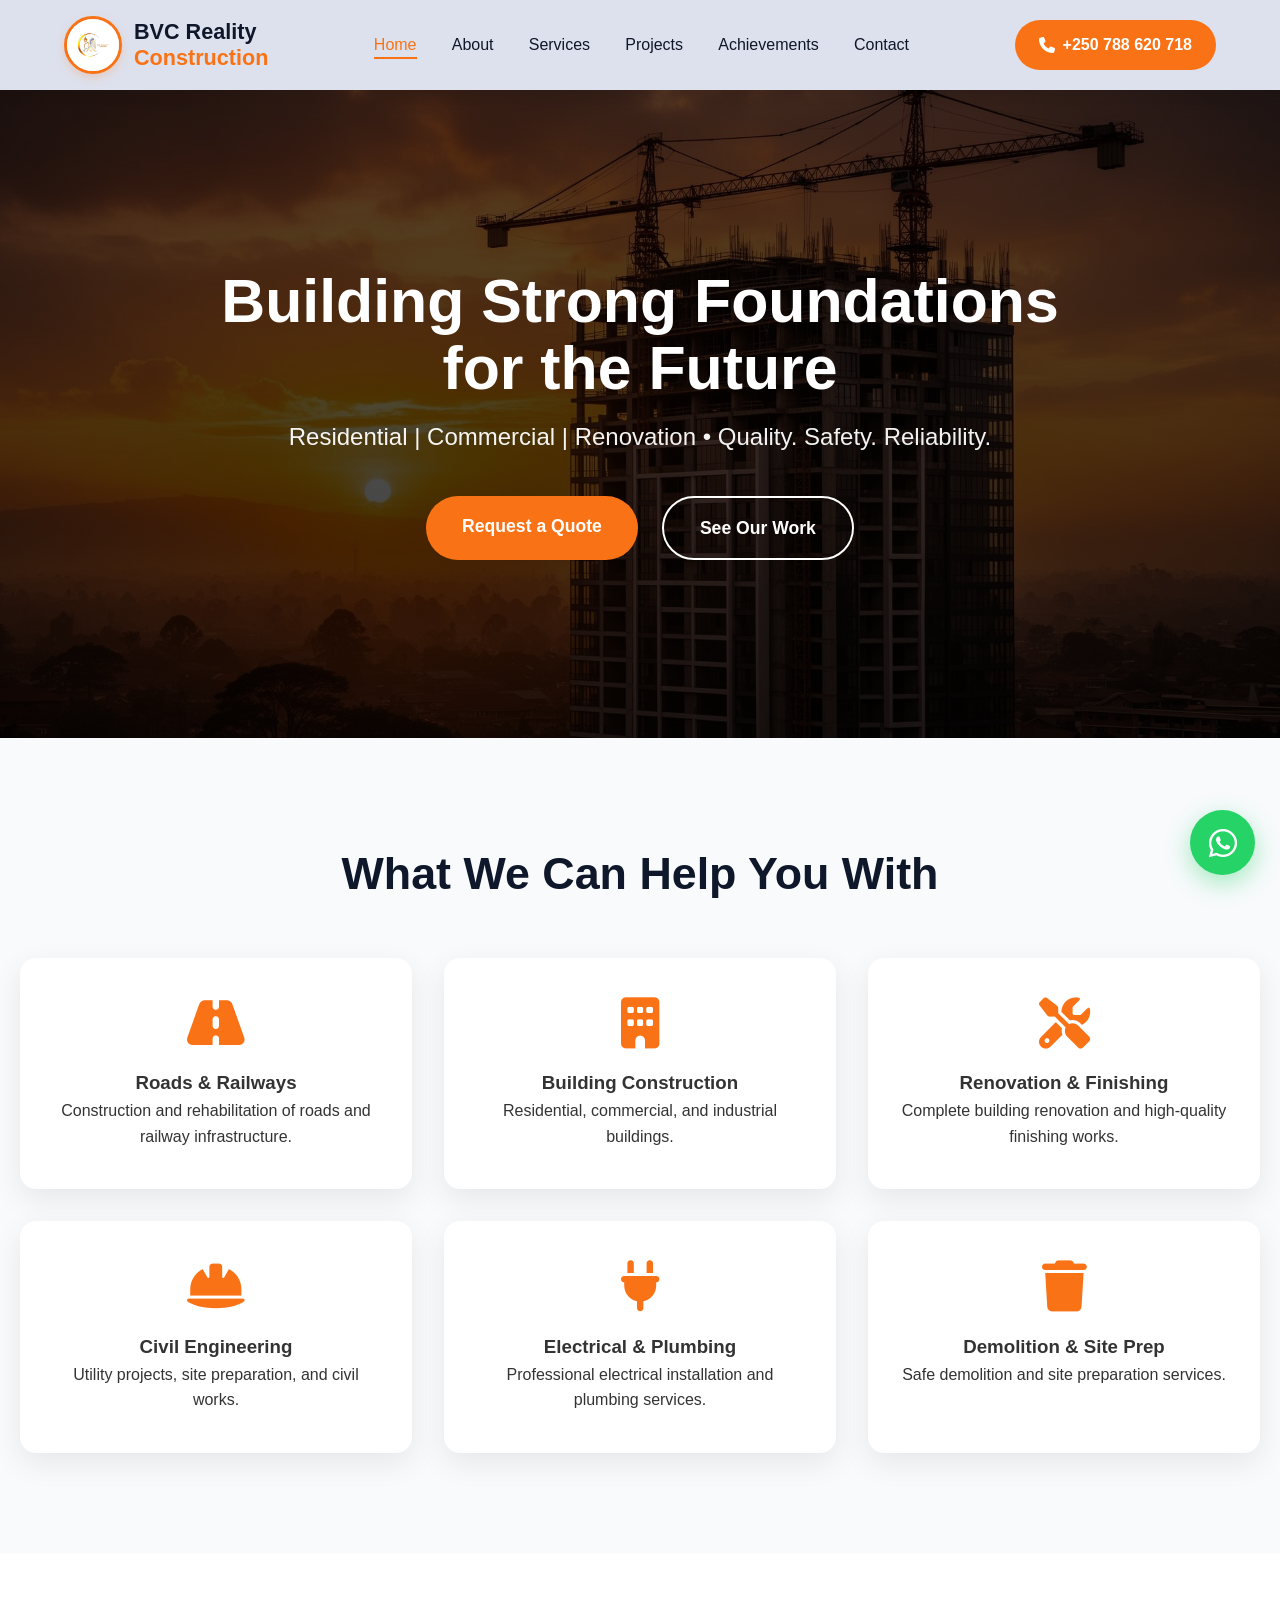
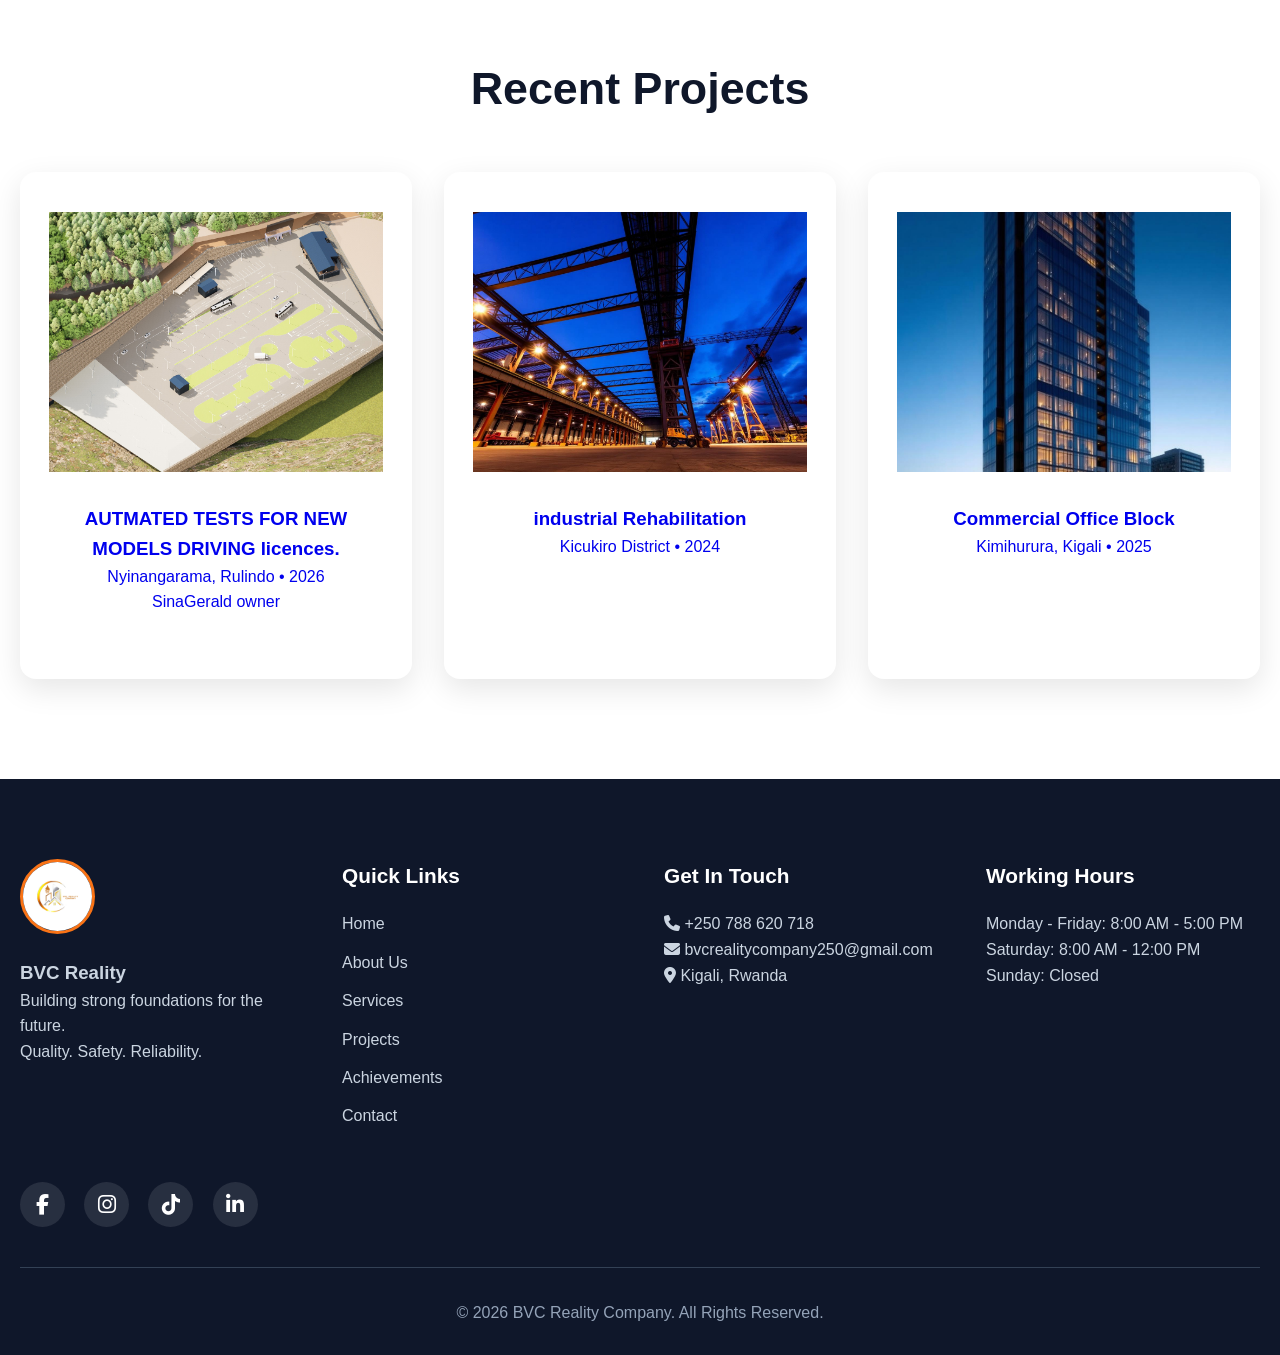
<file: index.html>
<!DOCTYPE html>
<html lang="en">
<head>
  <meta charset="UTF-8">
  <meta name="viewport" content="width=device-width, initial-scale=1.0">
  <title>BVC Reality | Building Strong Foundations</title>
  <link rel="stylesheet" href="style.css">
  <link rel="stylesheet" href="https://cdnjs.cloudflare.com/ajax/libs/font-awesome/6.6.0/css/all.min.css">
  <!-- Page styles are in style.css -->
</head>
<body class="home-page">

  
  <nav class="navbar" role="navigation" aria-label="Main navigation">
    <div class="nav-container">
      
      <!-- Logo + Company Name -->
<div class="logo-container">
  <div class="logo">
    <img src="helo.jpeg" alt="BVC Reality Logo" loading="eager" decoding="async">
  </div>
  <div class="company-name">
    BVC Reality<br>
    <span>Construction</span>
  </div>
</div>

      <!-- Menu -->
      <ul class="nav-links">
        <li><a href="index.html" class="active" aria-current="page">Home</a></li>
        <li><a href="about.html">About</a></li>
        <li><a href="services.html">Services</a></li>
        <li><a href="projects.html">Projects</a></li>
        <li><a href="achievements.html">Achievements</a></li>
        <li><a href="contact.html">Contact</a></li>
      </ul>

      <!-- Call Button -->
     <div class="nav-actions">
  <a href="tel:+250788620718" class="call-btn" aria-label="Call +250 788 620 718">
    <i class="fas fa-phone"></i>
    <span class="call-text">+250 788 620 718</span>
  </a>
</div>

      <!-- Hamburger -->
      <div class="hamburger">
        <i class="fas fa-bars"></i>
      </div>
    </div>
  </nav>

  <!-- Hero Section -->
  <header class="hero">
    <div class="hero-overlay"></div>
    <div class="hero-content">
      <h1>Building Strong Foundations<br>for the Future</h1>
      <p class="slogan">Residential | Commercial | Renovation • Quality. Safety. Reliability.</p>
      
      <div class="hero-buttons">
        <a href="contact.html" class="btn primary">Request a Quote</a>
        <a href="#projects" class="btn secondary">See Our Work</a>
      </div>
    </div>

    <!-- Floating WhatsApp -->
    <a href="https://wa.me/250788620718" target="_blank" class="floating-whatsapp">
      <i class="fab fa-whatsapp"></i>
    </a>
  </header>

  <!-- What We Do / Services Preview -->
  <section class="services-section">
    <div class="container">
      <h2>What We Can Help You With</h2>
      <div class="services-grid">
        <div class="service-card">
          <i class="fas fa-road"></i>
          <h3>Roads & Railways</h3>
          <p>Construction and rehabilitation of roads and railway infrastructure.</p>
        </div>
        <div class="service-card">
          <i class="fas fa-building"></i>
          <h3>Building Construction</h3>
          <p>Residential, commercial, and industrial buildings.</p>
        </div>
        <div class="service-card">
          <i class="fas fa-tools"></i>
          <h3>Renovation & Finishing</h3>
          <p>Complete building renovation and high-quality finishing works.</p>
        </div>
        <div class="service-card">
          <i class="fas fa-hard-hat"></i>
          <h3>Civil Engineering</h3>
          <p>Utility projects, site preparation, and civil works.</p>
        </div>
        <div class="service-card">
          <i class="fas fa-plug"></i>
          <h3>Electrical & Plumbing</h3>
          <p>Professional electrical installation and plumbing services.</p>
        </div>
        <div class="service-card">
          <i class="fas fa-trash"></i>
          <h3>Demolition & Site Prep</h3>
          <p>Safe demolition and site preparation services.</p>
        </div>
      </div>
    </div>
  </section>

  <!-- Recent Projects -->
  <section id="projects" class="projects-section">
    <div class="container">
      <h2>Recent Projects</h2>
      <div class="projects-grid">
        <a href="projects.html#project-driving" class="project-card" aria-label="View Automated Driving Licence Testing Center on Projects page">
          <img src="assets/driving.jpeg" alt="Residential Project" loading="lazy" decoding="async" srcset="assets/driving.jpeg 600w, assets/driving.jpeg 1200w" sizes="(max-width: 768px) 100vw, 33vw">
          <div class="project-info">
            <h3> AUTMATED TESTS FOR NEW MODELS DRIVING licences.</h3>
            <p>Nyinangarama, Rulindo • 2026</p>
            <p>SinaGerald owner</p>
          </div>
        </a>
        <a href="projects.html#project-industrial" class="project-card" aria-label="View Industrial Facility Rehabilitation on Projects page">
          <img src="project-industrial.jpg" alt="Road Project" loading="lazy" decoding="async" srcset="project-industrial.jpg 600w, project-industrial.jpg 1200w" sizes="(max-width: 768px) 100vw, 33vw">
          <div class="project-info">
            <h3>industrial Rehabilitation</h3>
            <p>Kicukiro District • 2024</p>
          </div>
        </a>
        <a href="projects.html#project-office" class="project-card" aria-label="View Commercial Office Block on Projects page">
          <img src="project-residential.jpg" alt="Commercial Project" loading="lazy" decoding="async" srcset="project-residential.jpg 600w, project-residential.jpg 1200w" sizes="(max-width: 768px) 100vw, 33vw">
          <div class="project-info">
            <h3>Commercial Office Block</h3>
            <p>Kimihurura, Kigali • 2025</p>
          </div>
        </a>
      </div>
    </div>
  </section>

  <!-- Footer -->
  <footer>
    <div class="container">
      <div class="footer-grid">
        <!-- Logo & Info -->
        <div class="footer-col">
          <img src="helo.jpeg" alt="BVC Reality Logo" class="footer-logo" loading="lazy" decoding="async">
          <h3>BVC Reality</h3>
          <p>Building strong foundations for the future.<br>Quality. Safety. Reliability.</p>
        </div>

        <!-- Quick Links -->
        <div class="footer-col">
          <h4>Quick Links</h4>
          <a href="#">Home</a>
          <a href="about.html">About Us</a>
          <a href="services.html">Services</a>
          <a href="projects.html">Projects</a>
          <a href="achievements.html">Achievements</a>
          <a href="contact.html">Contact</a>
        </div>

        <!-- Get In Touch -->
        <div class="footer-col">
          <h4>Get In Touch</h4>
          <p><i class="fas fa-phone"></i> +250 788 620 718</p>
          <p><i class="fas fa-envelope"></i> bvcrealitycompany250@gmail.com</p>
          <p><i class="fas fa-map-marker-alt"></i> Kigali, Rwanda</p>
        </div>

        <!-- Working Hours -->
        <div class="footer-col">
          <h4>Working Hours</h4>
          <p>Monday - Friday: 8:00 AM - 5:00 PM</p>
          <p>Saturday: 8:00 AM - 12:00 PM</p>
          <p>Sunday: Closed</p>
        </div>
      </div>

      <!-- Social Media -->
      <div class="social-media">
        <a href="https://www.facebook.com/bvcrealitycompany250"><i class="fab fa-facebook-f"></i></a>
        <a href="https://www.instagram.com/bvcrealitycompany250/"><i class="fab fa-instagram"></i></a>
        <a href="https://www.tiktok.com/@user8606277855050?is_from_webapp=1&sender_device=pc"><i class="fab fa-tiktok"></i></a>
        <a href="https://www.linkedin.com/in/bvc-reality-company-76a76b406"><i class="fab fa-linkedin-in"></i></a>
      </div>

      <div class="footer-bottom">
        <p>&copy; 2026 BVC Reality Company. All Rights Reserved.</p>
      </div>
    </div>
  </footer>

  <script src="script.js"></script>
</body>
</html>
</file>
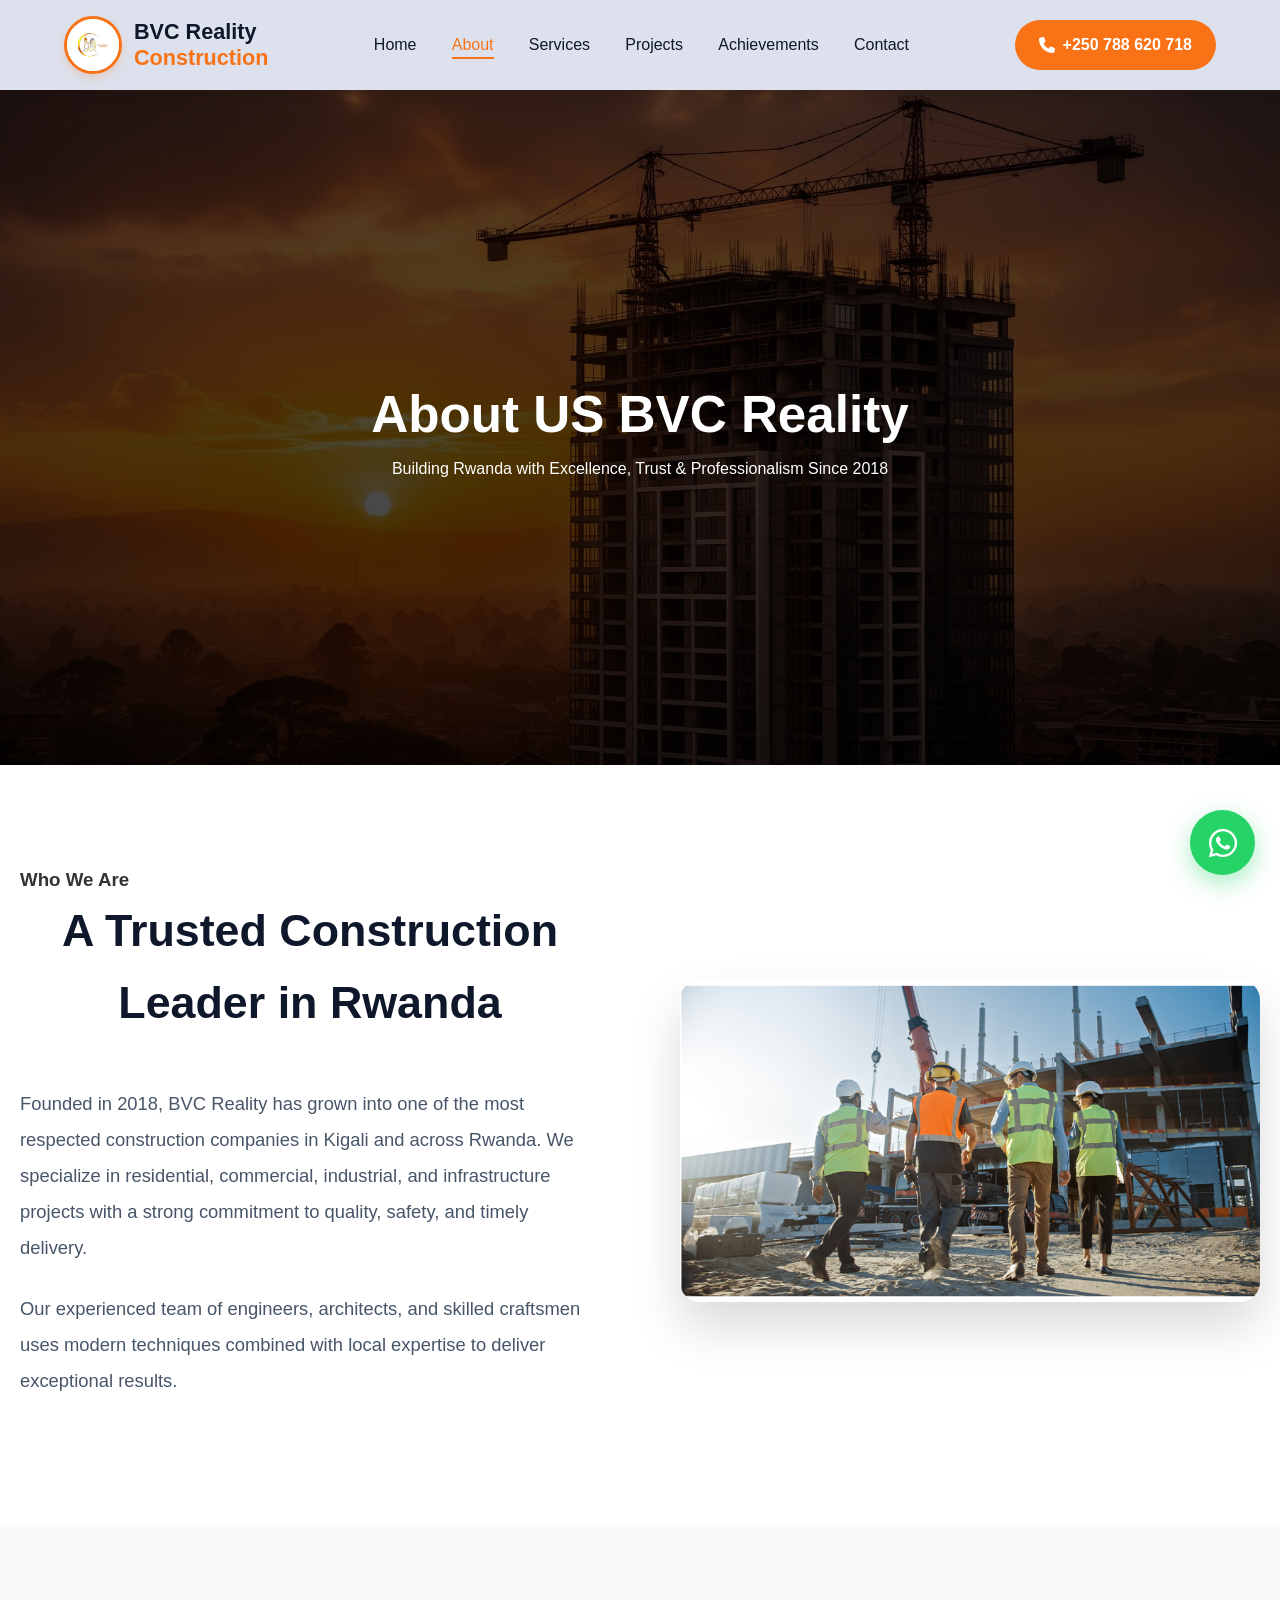
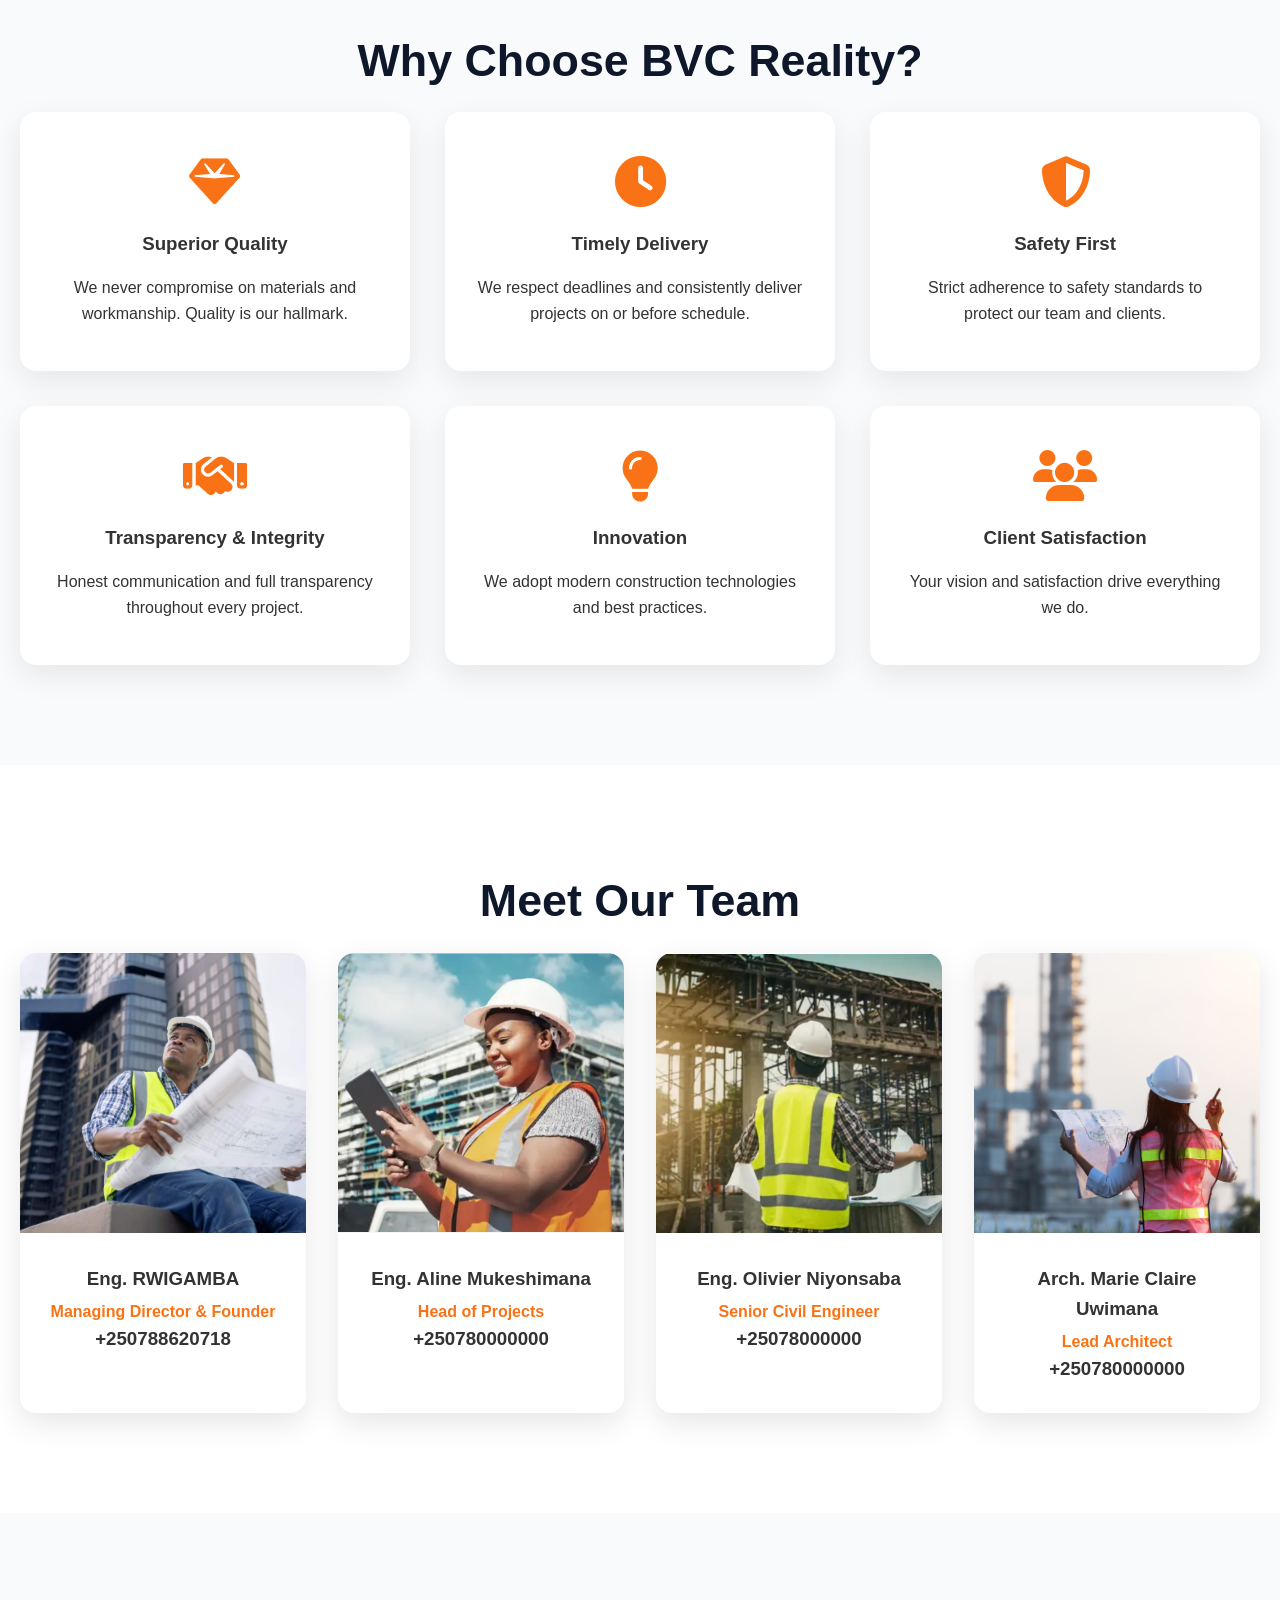
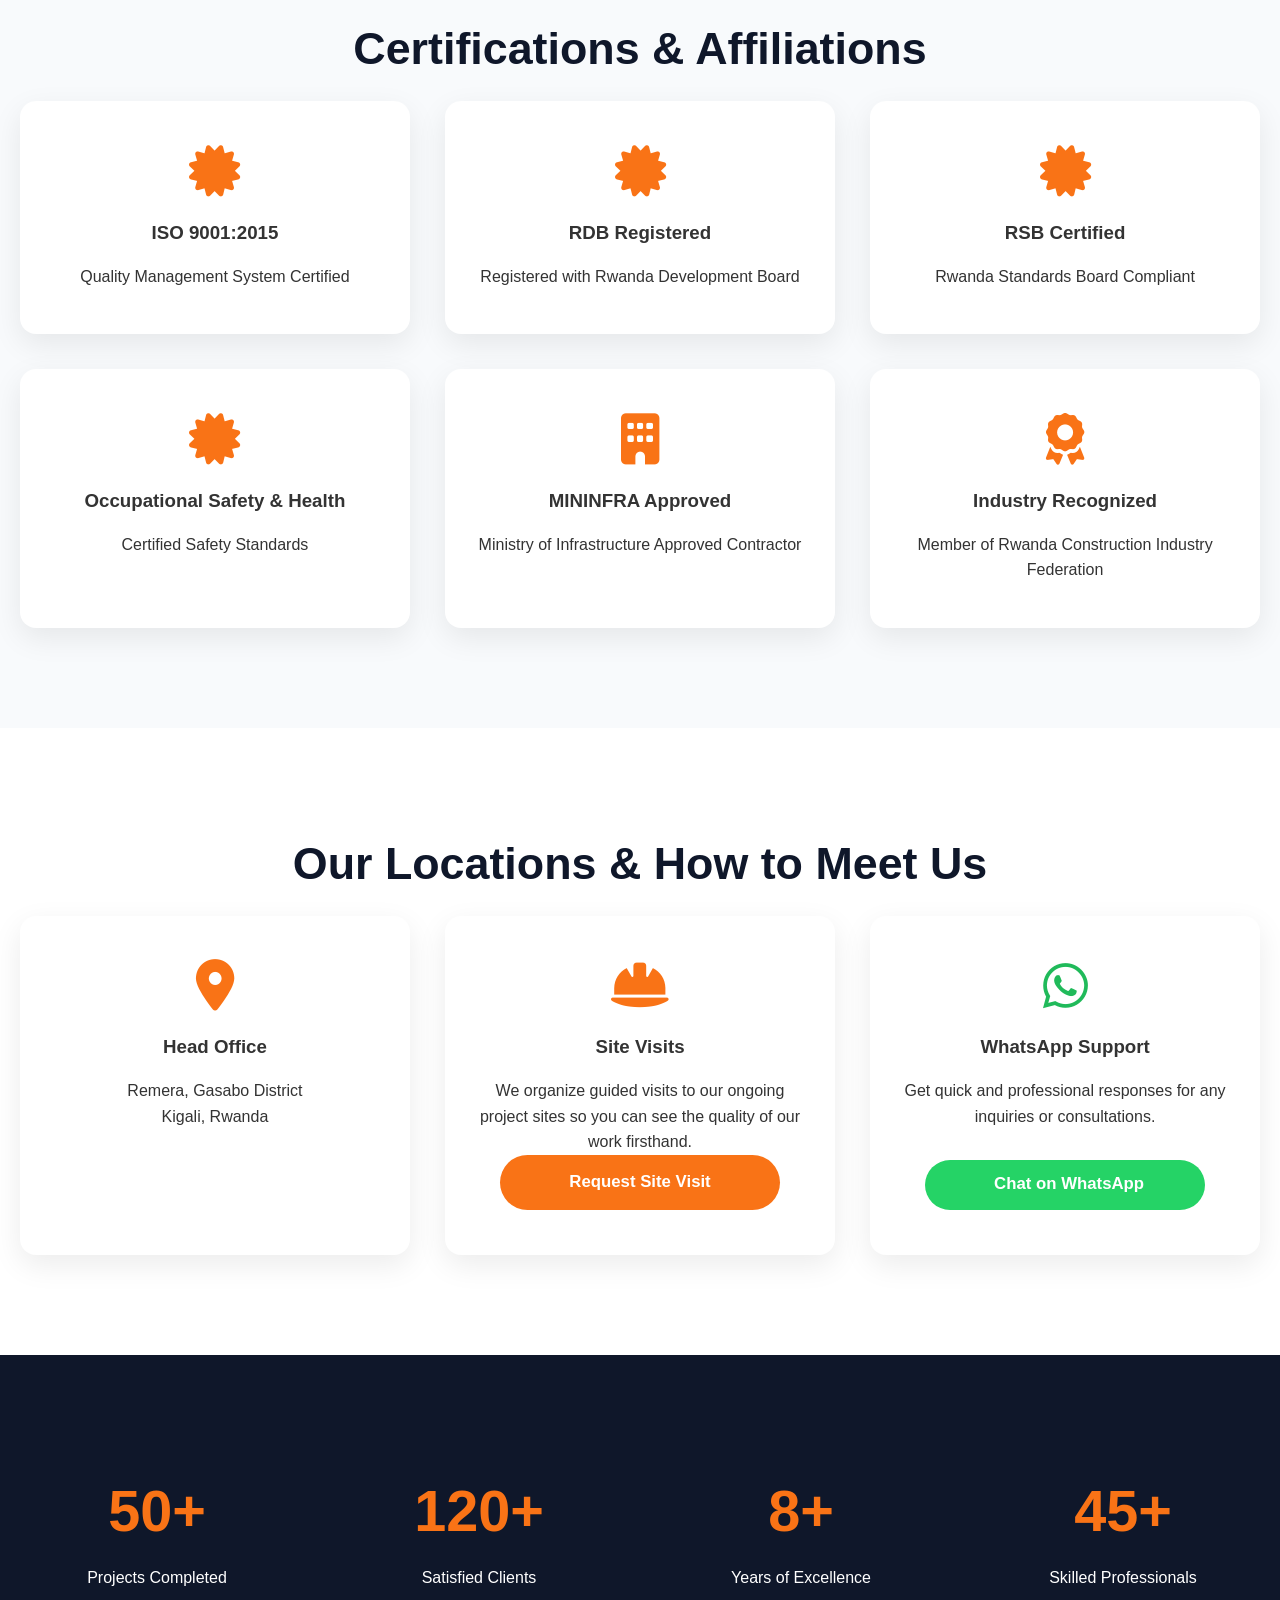
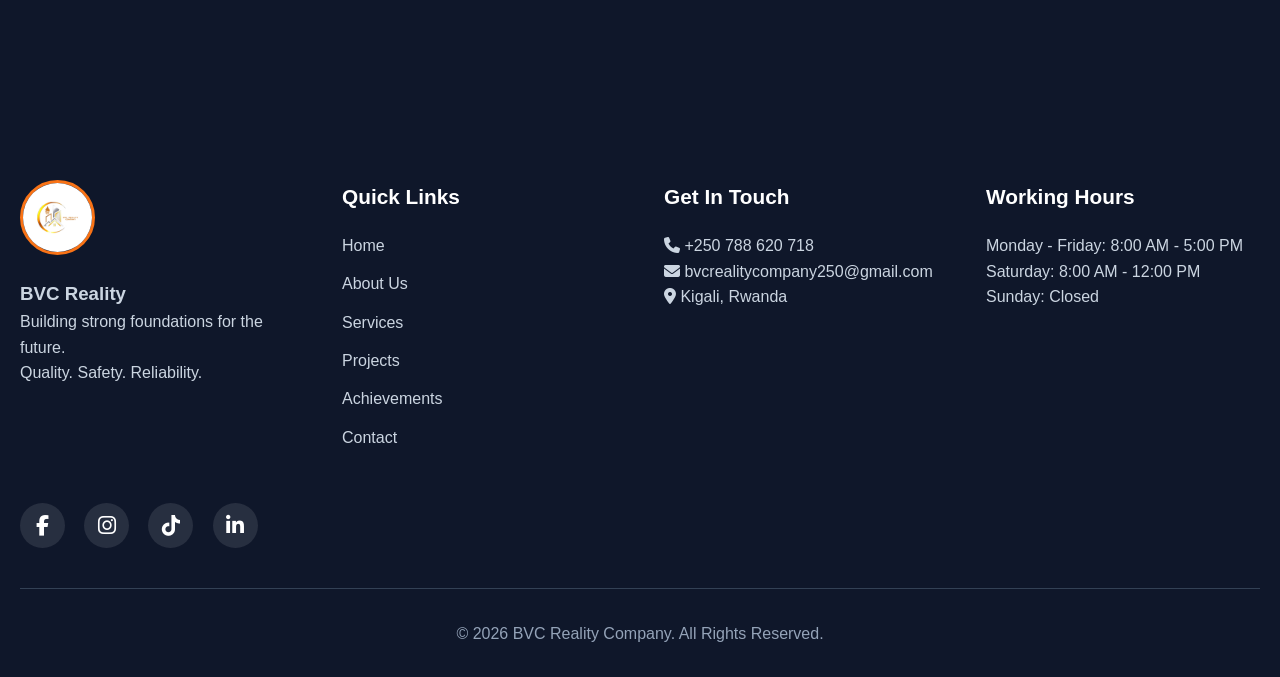
<file: about.html>
<!DOCTYPE html>
<html lang="en">
<head>
  <meta charset="UTF-8">
  <meta name="viewport" content="width=device-width, initial-scale=1.0">
  <title>About Us | BVC Reality Construction</title>
  <link rel="stylesheet" href="style.css">
  <link rel="stylesheet" href="https://cdnjs.cloudflare.com/ajax/libs/font-awesome/6.6.0/css/all.min.css">
  <!-- About page styles moved to style.css -->
</head>
<body class="about-page">

  <!-- Navbar -->
  <nav class="navbar" role="navigation" aria-label="Main navigation">
    <div class="nav-container">
      <div class="logo-container">
        <div class="logo">
          <img src="helo.jpeg" alt="BVC Reality Logo" loading="eager" decoding="async">
        </div>
        <div class="company-name">
          BVC Reality<br>
          <span>Construction</span>
        </div>
      </div>

      <ul class="nav-links">
        <li><a href="index.html">Home</a></li>
        <li><a href="about.html" class="active" aria-current="page">About</a></li>
        <li><a href="services.html">Services</a></li>
        <li><a href="projects.html">Projects</a></li>
        <li><a href="achievements.html">Achievements</a></li>
        <li><a href="contact.html">Contact</a></li>
      </ul>

      <div class="nav-actions">
        <a href="tel:+250788620718" class="call-btn" aria-label="Call +250 788 620 718">
          <i class="fas fa-phone"></i>
          <span class="call-text">+250 788 620 718</span>
        </a>
      </div>

      <div class="hamburger">
        <i class="fas fa-bars"></i>
      </div>
    </div>
  </nav>

  <!-- Hero -->
  <header class="about-hero">
    <div class="about-hero-content">
      <h1>About US BVC Reality</h1>
      <p>Building Rwanda with Excellence, Trust & Professionalism Since 2018</p>
    </div>
  </header>

  <!-- Who We Are -->
  <section class="about-section">
    <div class="container">
      <div class="about-content">
        <div class="about-text">
          <h3>Who We Are</h3>
          <h2>A Trusted Construction Leader in Rwanda</h2>
          <p>
            Founded in 2018, BVC Reality has grown into one of the most respected construction companies in Kigali and across Rwanda. 
            We specialize in residential, commercial, industrial, and infrastructure projects with a strong commitment to quality, safety, and timely delivery.
          </p>
          <p>
            Our experienced team of engineers, architects, and skilled craftsmen uses modern techniques combined with local expertise to deliver exceptional results.
          </p>
        </div>
        <div class="about-image">
          <img src="assets/team.png" alt="BVC Reality Team" loading="lazy" decoding="async" srcset="assets/team.png 600w, assets/team.png 1200w" sizes="(max-width: 768px) 100vw, 50vw">
        </div>
      </div>
    </div>
  </section>

  <!-- Why Choose Us -->
  <section class="about-section bg-light">
    <div class="container">
      <h2 class="section-title">Why Choose BVC Reality?</h2>
      <div class="card-grid">
        <div class="card">
          <i class="fas fa-gem"></i>
          <h3>Superior Quality</h3>
          <p>We never compromise on materials and workmanship. Quality is our hallmark.</p>
        </div>
        <div class="card">
          <i class="fas fa-clock"></i>
          <h3>Timely Delivery</h3>
          <p>We respect deadlines and consistently deliver projects on or before schedule.</p>
        </div>
        <div class="card">
          <i class="fas fa-shield-alt"></i>
          <h3>Safety First</h3>
          <p>Strict adherence to safety standards to protect our team and clients.</p>
        </div>
        <div class="card">
          <i class="fas fa-handshake"></i>
          <h3>Transparency & Integrity</h3>
          <p>Honest communication and full transparency throughout every project.</p>
        </div>
        <div class="card">
          <i class="fas fa-lightbulb"></i>
          <h3>Innovation</h3>
          <p>We adopt modern construction technologies and best practices.</p>
        </div>
        <div class="card">
          <i class="fas fa-users"></i>
          <h3>Client Satisfaction</h3>
          <p>Your vision and satisfaction drive everything we do.</p>
        </div>
      </div>
    </div>
  </section>

  <!-- Meet Our Team -->
  <section class="about-section">
    <div class="container">
      <h2 class="section-title">Meet Our Team</h2>
      <div class="team-grid">
        <div class="team-card">
          <img src="assets/eng1.png" alt="Managing Director" loading="lazy" decoding="async" srcset="assets/eng1.png 400w, assets/eng1.png 800w" sizes="(max-width: 768px) 100vw, 33vw">
          <div class="team-info">
            <h3>Eng. RWIGAMBA </h3>
            <p>Managing Director & Founder</p>
            <h3>+250788620718</h3>
          </div>
        </div>
        <div class="team-card">
          <img src="assets/eng2.png" alt="Head of Projects" loading="lazy" decoding="async" srcset="assets/eng2.png 400w, assets/eng2.png 800w" sizes="(max-width: 768px) 100vw, 33vw">
          <div class="team-info">
            <h3>Eng. Aline Mukeshimana</h3>
            <p>Head of Projects</p>
            <h3>+250780000000</h3>
          </div>
        </div>
        <div class="team-card">
          <img src="assets/eng3.png" alt="Senior Engineer" loading="lazy" decoding="async" srcset="assets/eng3.png 400w, assets/eng3.png 800w" sizes="(max-width: 768px) 100vw, 33vw">
          <div class="team-info">
            <h3>Eng. Olivier Niyonsaba</h3>
            <p>Senior Civil Engineer</p>
            <h3>+25078000000</h3>
          </div>
        </div>
        <div class="team-card">
          <img src="assets/eng4.png" alt="Lead Architect" loading="lazy" decoding="async" srcset="assets/eng4.png 400w, assets/eng4.png 800w" sizes="(max-width: 768px) 100vw, 33vw">
          <div class="team-info">
            <h3>Arch. Marie Claire Uwimana</h3>
            <p>Lead Architect</p>
            <h3>+250780000000</h3>
          </div>
        </div>
      </div>
    </div>
  </section>

  <!-- Certifications & Affiliations -->
  <section class="about-section bg-light">
    <div class="container">
      <h2 class="section-title">Certifications & Affiliations</h2>
      <div class="card-grid">
        <div class="card">
          <i class="fas fa-certificate"></i>
          <h3>ISO 9001:2015</h3>
          <p>Quality Management System Certified</p>
        </div>
        <div class="card">
          <i class="fas fa-certificate"></i>
          <h3>RDB Registered</h3>
          <p>Registered with Rwanda Development Board</p>
        </div>
        <div class="card">
          <i class="fas fa-certificate"></i>
          <h3>RSB Certified</h3>
          <p>Rwanda Standards Board Compliant</p>
        </div>
        <div class="card">
          <i class="fas fa-certificate"></i>
          <h3>Occupational Safety & Health</h3>
          <p>Certified Safety Standards</p>
        </div>
        <div class="card">
          <i class="fas fa-building"></i>
          <h3>MININFRA Approved</h3>
          <p>Ministry of Infrastructure Approved Contractor</p>
        </div>
        <div class="card">
          <i class="fas fa-award"></i>
          <h3>Industry Recognized</h3>
          <p>Member of Rwanda Construction Industry Federation</p>
        </div>
      </div>
    </div>
  </section>

  <!-- Locations & Meet Us -->
  <section class="about-section">
    <div class="container">
      <h2 class="section-title">Our Locations & How to Meet Us</h2>
      <div class="card-grid">
        <div class="card">
          <i class="fas fa-map-marker-alt"></i>
          <h3>Head Office</h3>
          <p>Remera, Gasabo District<br>Kigali, Rwanda</p>
        </div>

        <!-- Site Visit Card -->
        <div class="card">
          <i class="fas fa-hard-hat"></i>
          <h3>Site Visits</h3>
          <p>We organize guided visits to our ongoing project sites so you can see the quality of our work firsthand.</p>
          <a href="contact.html" class="btn btn-primary">Request Site Visit</a>
        </div>

        <!-- WhatsApp Card - Now same size -->
        <div class="card">
          <i class="fab fa-whatsapp" style="color: #20ba5a;"></i>
          <h3>WhatsApp Support</h3>
          <p>Get quick and professional responses for any inquiries or consultations.</p>
          <a href="https://wa.me/250788620718" target="_blank" class="btn btn-whatsapp">
            <i class=""></i> Chat on WhatsApp
          </a>
        </div>
      </div>
    </div>
  </section>

  <!-- Statistics -->
  <section class="stats">
    <div class="container">
      <div class="stats-grid">
        <div class="stat-item">
          <h3>50+</h3>
          <p>Projects Completed</p>
        </div>
        <div class="stat-item">
          <h3>120+</h3>
          <p>Satisfied Clients</p>
        </div>
        <div class="stat-item">
          <h3>8+</h3>
          <p>Years of Excellence</p>
        </div>
        <div class="stat-item">
          <h3>45+</h3>
          <p>Skilled Professionals</p>
        </div>
      </div>
    </div>
  </section>

  <!-- Footer -->
  <footer>
    <div class="container">
      <div class="footer-grid">
        <div class="footer-col">
          <img src="helo.jpeg" alt="BVC Reality Logo" class="footer-logo" loading="lazy" decoding="async">
          <h3>BVC Reality</h3>
          <p>Building strong foundations for the future.<br>Quality. Safety. Reliability.</p>
        </div>

        <div class="footer-col">
          <h4>Quick Links</h4>
          <a href="index.html">Home</a>
          <a href="about.html">About Us</a>
          <a href="services.html">Services</a>
          <a href="projects.html">Projects</a>
          <a href="achievements.html">Achievements</a>
          <a href="contact.html">Contact</a>
        </div>

        <div class="footer-col">
          <h4>Get In Touch</h4>
          <p><i class="fas fa-phone"></i> +250 788 620 718</p>
          <p><i class="fas fa-envelope"></i> bvcrealitycompany250@gmail.com</p>
          <p><i class="fas fa-map-marker-alt"></i> Kigali, Rwanda</p>
        </div>

        <div class="footer-col">
          <h4>Working Hours</h4>
          <p>Monday - Friday: 8:00 AM - 5:00 PM</p>
          <p>Saturday: 8:00 AM - 12:00 PM</p>
          <p>Sunday: Closed</p>
        </div>
      </div>

      <div class="social-media">
        <a href="https://www.facebook.com/bvcrealitycompany250"><i class="fab fa-facebook-f"></i></a>
        <a href="https://www.instagram.com/bvcrealitycompany250/"><i class="fab fa-instagram"></i></a>
        <a href="https://www.tiktok.com/@user8606277855050?is_from_webapp=1&sender_device=pc"><i class="fab fa-tiktok"></i></a>
        <a href="https://www.linkedin.com/company/bvcrealitycompany250"><i class="fab fa-linkedin-in"></i></a>
      </div>

      <div class="footer-bottom">
        <p>&copy; 2026 BVC Reality Company. All Rights Reserved.</p>
      </div>
    </div>
  </footer>

  <!-- Floating WhatsApp -->
  <a href="https://wa.me/250788620718" target="_blank" class="floating-whatsapp">
    <i class="fab fa-whatsapp"></i>
  </a>

  <script src="script.js"></script>
</body>
</html>
</file>
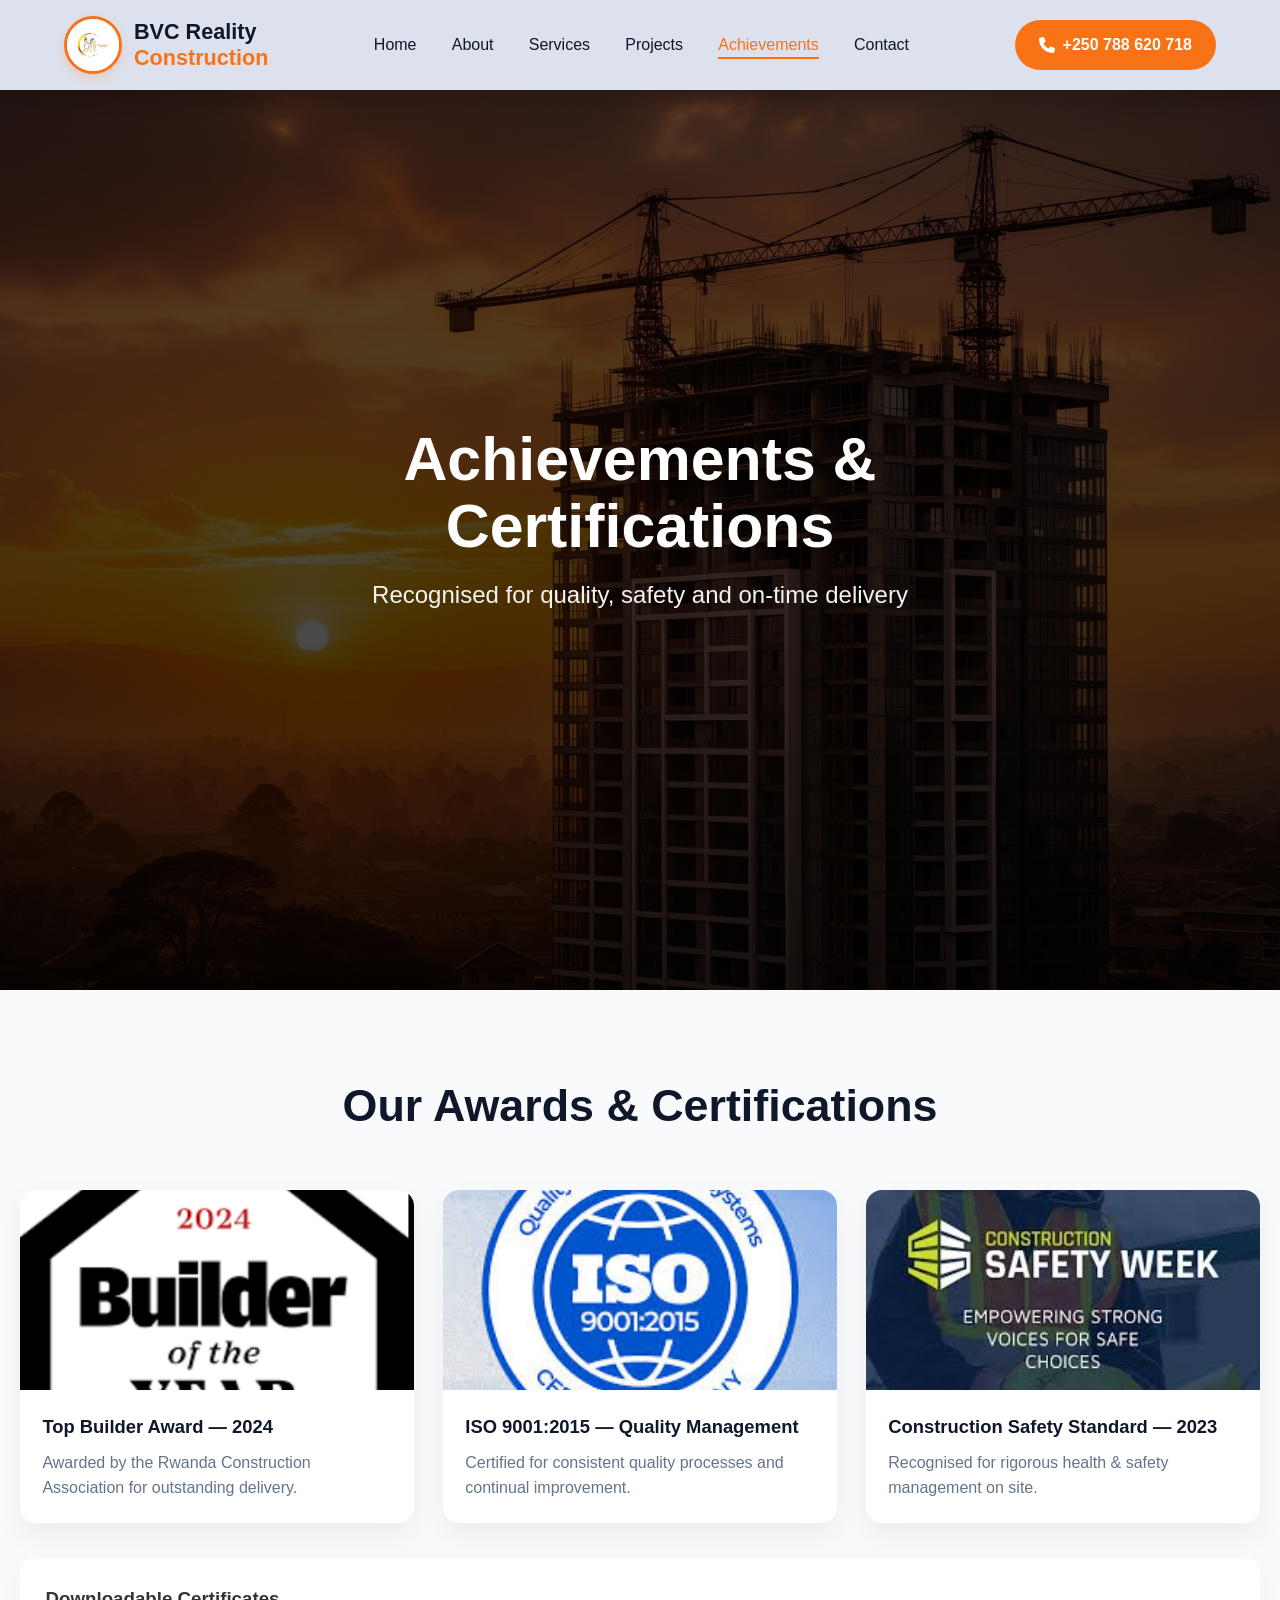
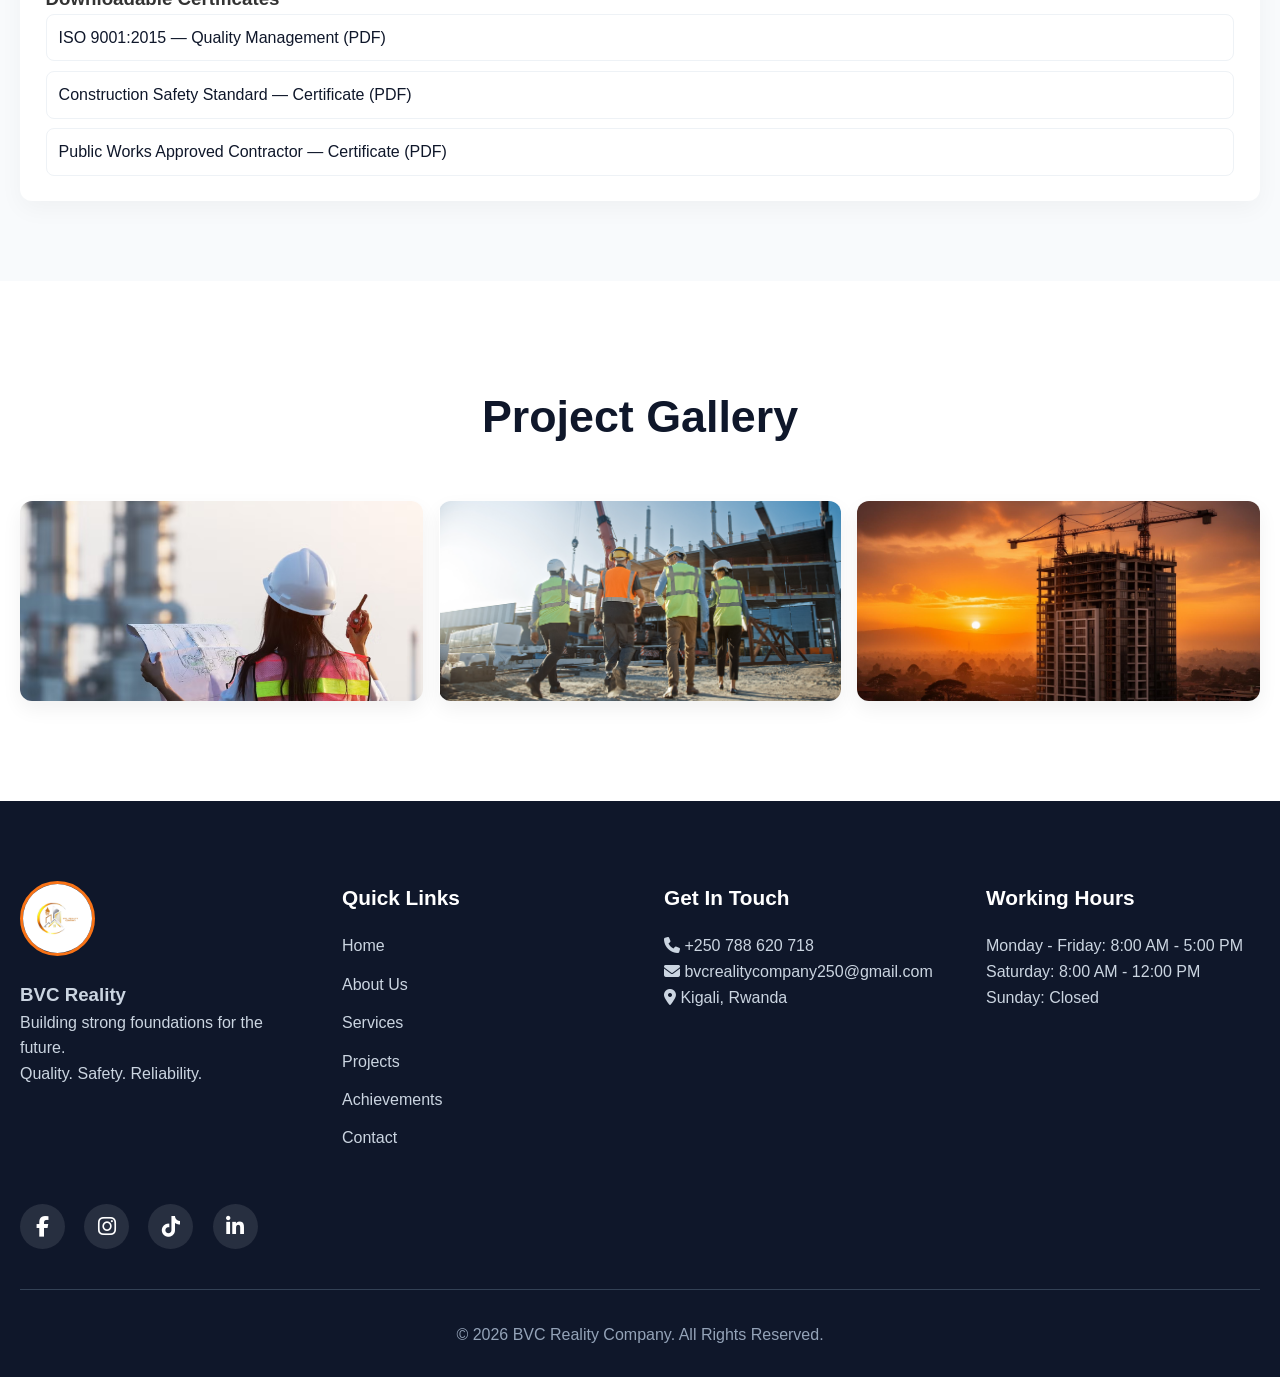
<file: achievements.html>
<!DOCTYPE html>
<html lang="en">
<head>
  <meta charset="UTF-8">
  <meta name="viewport" content="width=device-width, initial-scale=1.0">
  <title>BVC Reality | Achievements & Certifications</title>
  <link rel="stylesheet" href="style.css">
  <link rel="stylesheet" href="https://cdnjs.cloudflare.com/ajax/libs/font-awesome/6.6.0/css/all.min.css">
</head>
<body class="achievements-page">

  <nav class="navbar" role="navigation" aria-label="Main navigation">
    <div class="nav-container">
      <div class="logo-container">
        <div class="logo">
          <img src="helo.jpeg" alt="BVC Reality Logo" loading="eager" decoding="async">
        </div>
        <div class="company-name">BVC Reality<br><span>Construction</span></div>
      </div>

      <ul class="nav-links">
        <li><a href="index.html">Home</a></li>
        <li><a href="about.html">About</a></li>
        <li><a href="services.html">Services</a></li>
        <li><a href="projects.html">Projects</a></li>
        <li><a href="achievements.html" class="active" aria-current="page">Achievements</a></li>
        <li><a href="contact.html">Contact</a></li>
      </ul>

      <div class="nav-actions">
        <a href="tel:+250788620718" class="call-btn" aria-label="Call +250 788 620 718"><i class="fas fa-phone"></i><span class="call-text">+250 788 620 718</span></a>
      </div>

      <div class="hamburger"><i class="fas fa-bars"></i></div>
    </div>
  </nav>

  <header class="hero">
    <div class="hero-overlay"></div>
    <div class="hero-content">
      <h1>Achievements & Certifications</h1>
      <p class="slogan">Recognised for quality, safety and on-time delivery</p>
    </div>
  </header>

  <main>
    <section class="achievements-section">
      <div class="container">
        <h2>Our Awards & Certifications</h2>

        <div class="achievements-grid">
          <article class="achievement-card">
            <img src="assets/bulder.png" alt="Top Builder Award" loading="lazy" decoding="async">
            <div class="achievement-body">
              <h3>Top Builder Award — 2024</h3>
              <p>Awarded by the Rwanda Construction Association for outstanding delivery.</p>
            </div>
          </article>

          <article class="achievement-card">
            <img src="assets/iso.jpg" alt="ISO Certificate" loading="lazy" decoding="async">
            <div class="achievement-body">
              <h3>ISO 9001:2015 — Quality Management</h3>
              <p>Certified for consistent quality processes and continual improvement.</p>
            </div>
          </article>

          <article class="achievement-card">
            <img src="assets/safety.jpg" alt="Safety Certificate" loading="lazy" decoding="async">
            <div class="achievement-body">
              <h3>Construction Safety Standard — 2023</h3>
              <p>Recognised for rigorous health & safety management on site.</p>
            </div>
          </article>
        </div>

        <div class="certificates-list">
          <h3>Downloadable Certificates</h3>
          <ul>
            <li><a href="#">ISO 9001:2015 — Quality Management (PDF)</a></li>
            <li><a href="#">Construction Safety Standard — Certificate (PDF)</a></li>
            <li><a href="#">Public Works Approved Contractor — Certificate (PDF)</a></li>
          </ul>
        </div>
      </div>
    </section>

    <section class="gallery-section">
      <div class="container">
        <h2>Project Gallery</h2>
        <div class="gallery-grid">
          <img src="assets/eng4.png" alt="Engineers at site" loading="lazy" decoding="async" srcset="assets/eng4.png 400w, assets/eng4.png 800w" sizes="(max-width: 768px) 100vw, 33vw">
          <img src="assets/team.png" alt="Project team" loading="lazy" decoding="async" srcset="assets/team.png 400w, assets/team.png 800w" sizes="(max-width: 768px) 100vw, 33vw">
          <img src="hero-construction.jpg" alt="Construction site" loading="lazy" decoding="async" srcset="hero-construction.jpg 600w, hero-construction.jpg 1200w" sizes="(max-width: 768px) 100vw, 50vw">
        </div>
      </div>
    </section>
  </main>

  <footer>
    <div class="container">
      <div class="footer-grid">
        <div class="footer-col">
          <img src="helo.jpeg" alt="BVC Reality Logo" class="footer-logo" loading="lazy" decoding="async">
          <h3>BVC Reality</h3>
          <p>Building strong foundations for the future.<br>Quality. Safety. Reliability.</p>
        </div>
        <div class="footer-col">
          <h4>Quick Links</h4>
          <a href="index.html">Home</a>
          <a href="about.html">About Us</a>
          <a href="services.html">Services</a>
          <a href="projects.html">Projects</a>
          <a href="achievements.html">Achievements</a>
          <a href="contact.html">Contact</a>
        </div>
        <div class="footer-col">
          <h4>Get In Touch</h4>
          <p><i class="fas fa-phone"></i> +250 788 620 718</p>
          <p><i class="fas fa-envelope"></i> bvcrealitycompany250@gmail.com</p>
          <p><i class="fas fa-map-marker-alt"></i> Kigali, Rwanda</p>
        </div>
        <div class="footer-col">
          <h4>Working Hours</h4>
          <p>Monday - Friday: 8:00 AM - 5:00 PM</p>
          <p>Saturday: 8:00 AM - 12:00 PM</p>
          <p>Sunday: Closed</p>
        </div>
      </div>

      <div class="social-media">
        <a href="https://www.facebook.com/bvcrealitycompany250"><i class="fab fa-facebook-f"></i></a>
        <a href="https://www.instagram.com/bvcrealitycompany250/"><i class="fab fa-instagram"></i></a>
        <a href="https://www.tiktok.com/@user8606277855050?is_from_webapp=1&sender_device=pc"><i class="fab fa-tiktok"></i></a>
        <a href="https://www.linkedin.com/company/bvcrealitycompany250"><i class="fab fa-linkedin-in"></i></a>
      </div>

      <div class="footer-bottom"><p>&copy; 2026 BVC Reality Company. All Rights Reserved.</p></div>
    </div>
  </footer>

  <script src="script.js"></script>
</body>
</html>
</file>
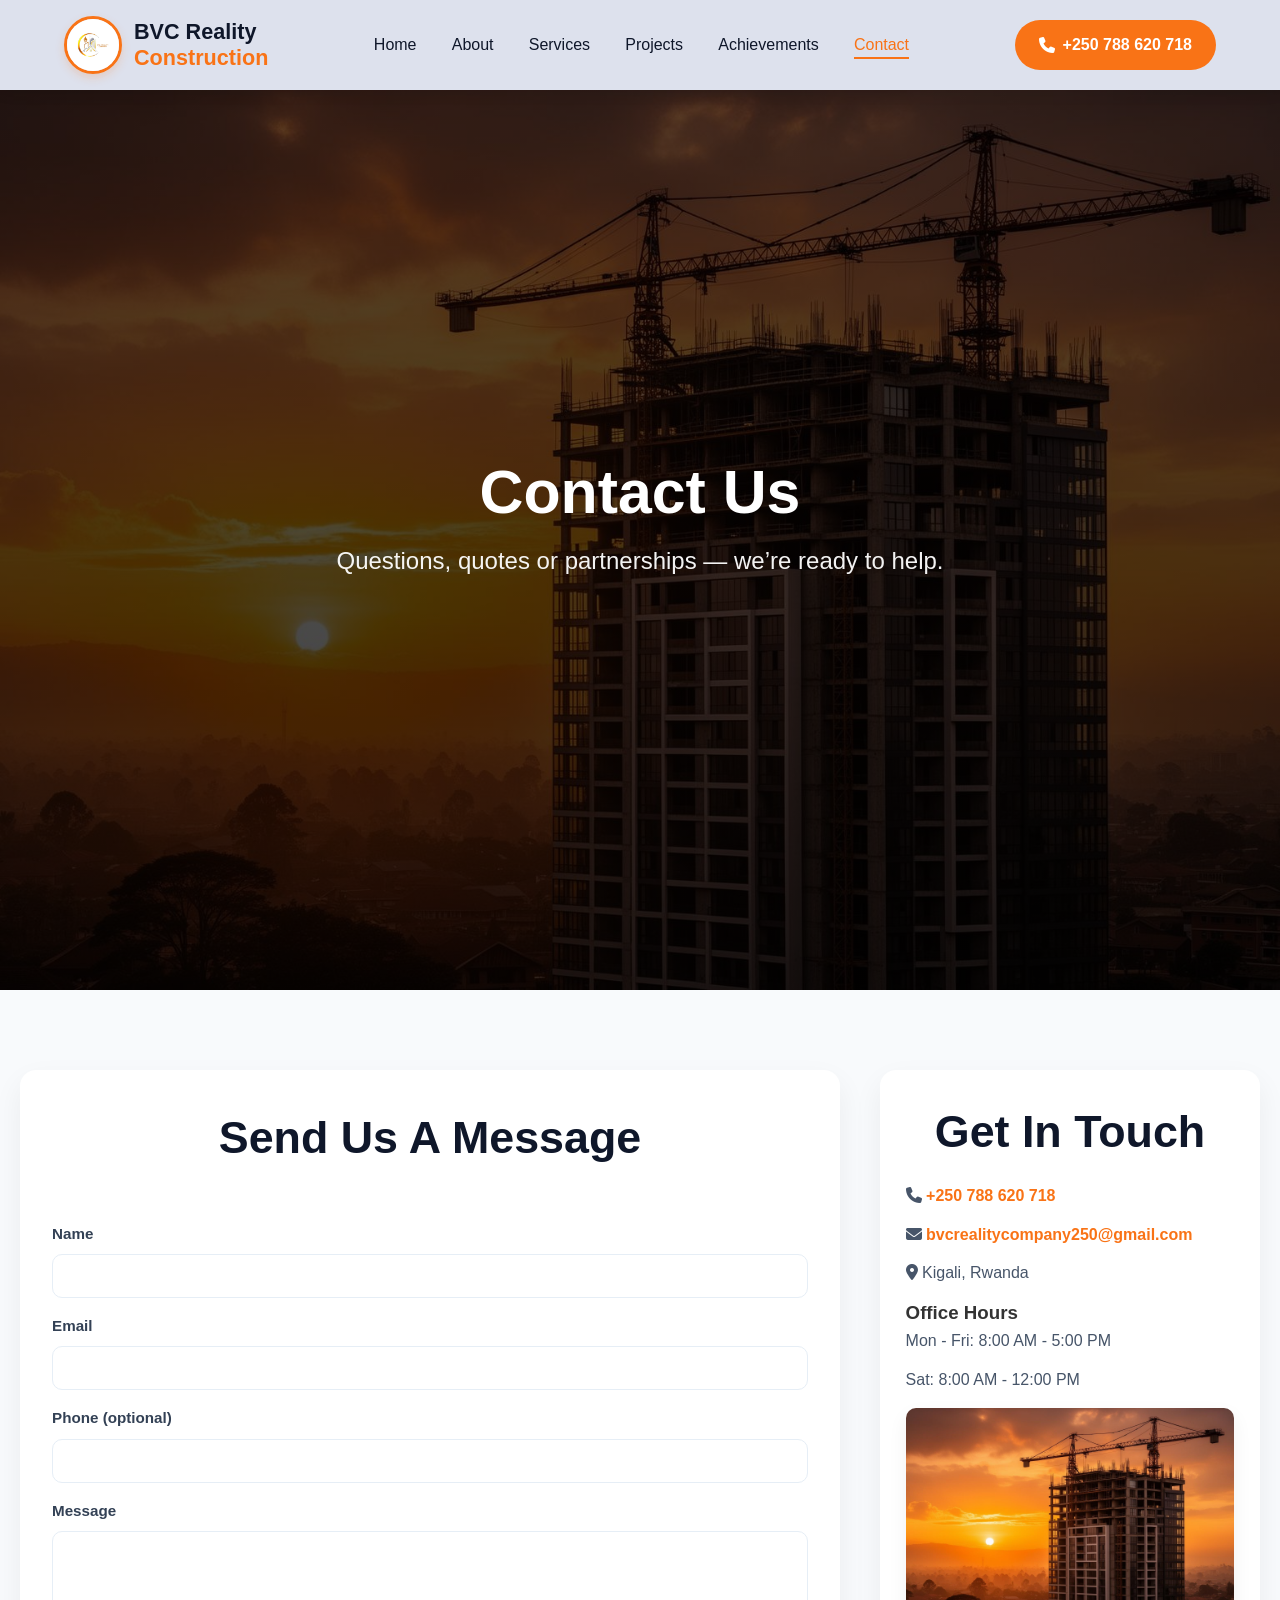
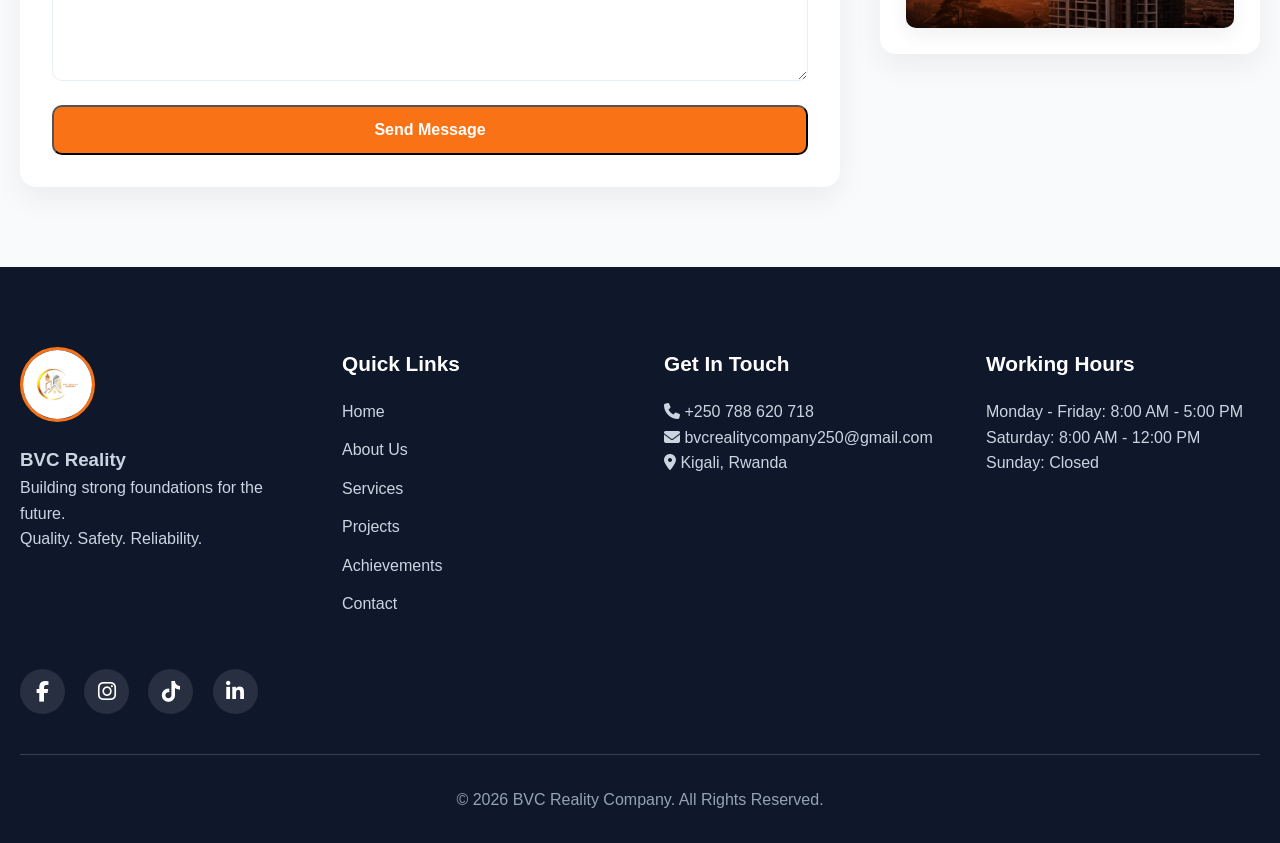
<file: contact.html>
<!DOCTYPE html>
<html lang="en">
<head>
  <meta charset="UTF-8">
  <meta name="viewport" content="width=device-width, initial-scale=1.0">
  <title>BVC Reality | Contact Us</title>
  <link rel="stylesheet" href="style.css">
  <link rel="stylesheet" href="https://cdnjs.cloudflare.com/ajax/libs/font-awesome/6.6.0/css/all.min.css">
</head>
<body class="contact-page">

  <nav class="navbar" role="navigation" aria-label="Main navigation">
    <div class="nav-container">
      <div class="logo-container">
        <div class="logo">
          <img src="helo.jpeg" alt="BVC Reality Logo" loading="eager" decoding="async">
        </div>
        <div class="company-name">BVC Reality<br><span>Construction</span></div>
      </div>

      <ul class="nav-links">
        <li><a href="index.html">Home</a></li>
        <li><a href="about.html">About</a></li>
        <li><a href="services.html">Services</a></li>
        <li><a href="projects.html">Projects</a></li>
        <li><a href="achievements.html">Achievements</a></li>
        <li><a href="contact.html" class="active" aria-current="page">Contact</a></li>
      </ul>

      <div class="nav-actions">
        <a href="tel:+250788620718" class="call-btn" aria-label="Call +250 788 620 718"><i class="fas fa-phone"></i><span class="call-text">+250 788 620 718</span></a>
      </div>

      <div class="hamburger"><i class="fas fa-bars"></i></div>
    </div>
  </nav>

  <header class="hero">
    <div class="hero-overlay"></div>
    <div class="hero-content">
      <h1>Contact Us</h1>
      <p class="slogan">Questions, quotes or partnerships — we’re ready to help.</p>
    </div>
  </header>

  <main>
    <section class="contact-section">
      <div class="container">
        <div class="contact-grid">
          <div class="contact-form-wrap">
            <h2>Send Us A Message</h2>
            <form class="contact-form" action="mailto:bvcrealitycompany250@gmail.com" method="post" enctype="text/plain" aria-label="Contact form">
              <label for="name">Name</label>
              <input id="name" name="name" type="text" required>

              <label for="email">Email</label>
              <input id="email" name="email" type="email" required>

              <label for="phone">Phone (optional)</label>
              <input id="phone" name="phone" type="tel">

              <label for="message">Message</label>
              <textarea id="message" name="message" rows="6" required></textarea>

              <button type="submit" class="btn primary">Send Message</button>
            </form>
          </div>

          <aside class="contact-info">
            <h2>Get In Touch</h2>
            <p><i class="fas fa-phone"></i> <a href="tel:+250788620718">+250 788 620 718</a></p>
            <p><i class="fas fa-envelope"></i> <a href="mailto:bvcrealitycompany250@gmail.com">bvcrealitycompany250@gmail.com</a></p>
            <p><i class="fas fa-map-marker-alt"></i> Kigali, Rwanda</p>

            <h3>Office Hours</h3>
            <p>Mon - Fri: 8:00 AM - 5:00 PM</p>
            <p>Sat: 8:00 AM - 12:00 PM</p>

            <div class="map-placeholder">
              <img src="hero-construction.jpg" alt="Map placeholder" loading="lazy" decoding="async" class="img-responsive">
            </div>
          </aside>
        </div>
      </div>
    </section>
  </main>

  <footer>
    <div class="container">
      <div class="footer-grid">
        <div class="footer-col">
          <img src="helo.jpeg" alt="BVC Reality Logo" class="footer-logo" loading="lazy" decoding="async">
          <h3>BVC Reality</h3>
          <p>Building strong foundations for the future.<br>Quality. Safety. Reliability.</p>
        </div>
        <div class="footer-col">
          <h4>Quick Links</h4>
          <a href="index.html">Home</a>
          <a href="about.html">About Us</a>
          <a href="services.html">Services</a>
          <a href="projects.html">Projects</a>
          <a href="achievements.html">Achievements</a>
          <a href="contact.html">Contact</a>
        </div>
        <div class="footer-col">
          <h4>Get In Touch</h4>
          <p><i class="fas fa-phone"></i> +250 788 620 718</p>
          <p><i class="fas fa-envelope"></i> bvcrealitycompany250@gmail.com</p>
          <p><i class="fas fa-map-marker-alt"></i> Kigali, Rwanda</p>
        </div>
        <div class="footer-col">
          <h4>Working Hours</h4>
          <p>Monday - Friday: 8:00 AM - 5:00 PM</p>
          <p>Saturday: 8:00 AM - 12:00 PM</p>
          <p>Sunday: Closed</p>
        </div>
      </div>

      <div class="social-media">
        <a href="https://www.facebook.com/bvcrealitycompany250"><i class="fab fa-facebook-f"></i></a>
        <a href="https://www.instagram.com/bvcrealitycompany250/"><i class="fab fa-instagram"></i></a>
        <a href="https://www.tiktok.com/@user8606277855050?is_from_webapp=1&sender_device=pc"><i class="fab fa-tiktok"></i></a>
        <a href="https://www.linkedin.com/company/bvcrealitycompany250"><i class="fab fa-linkedin-in"></i></a>
      </div>

      <div class="footer-bottom"><p>&copy; 2026 BVC Reality Company. All Rights Reserved.</p></div>
    </div>
  </footer>

  <script src="script.js"></script>
</body>
</html>
</file>
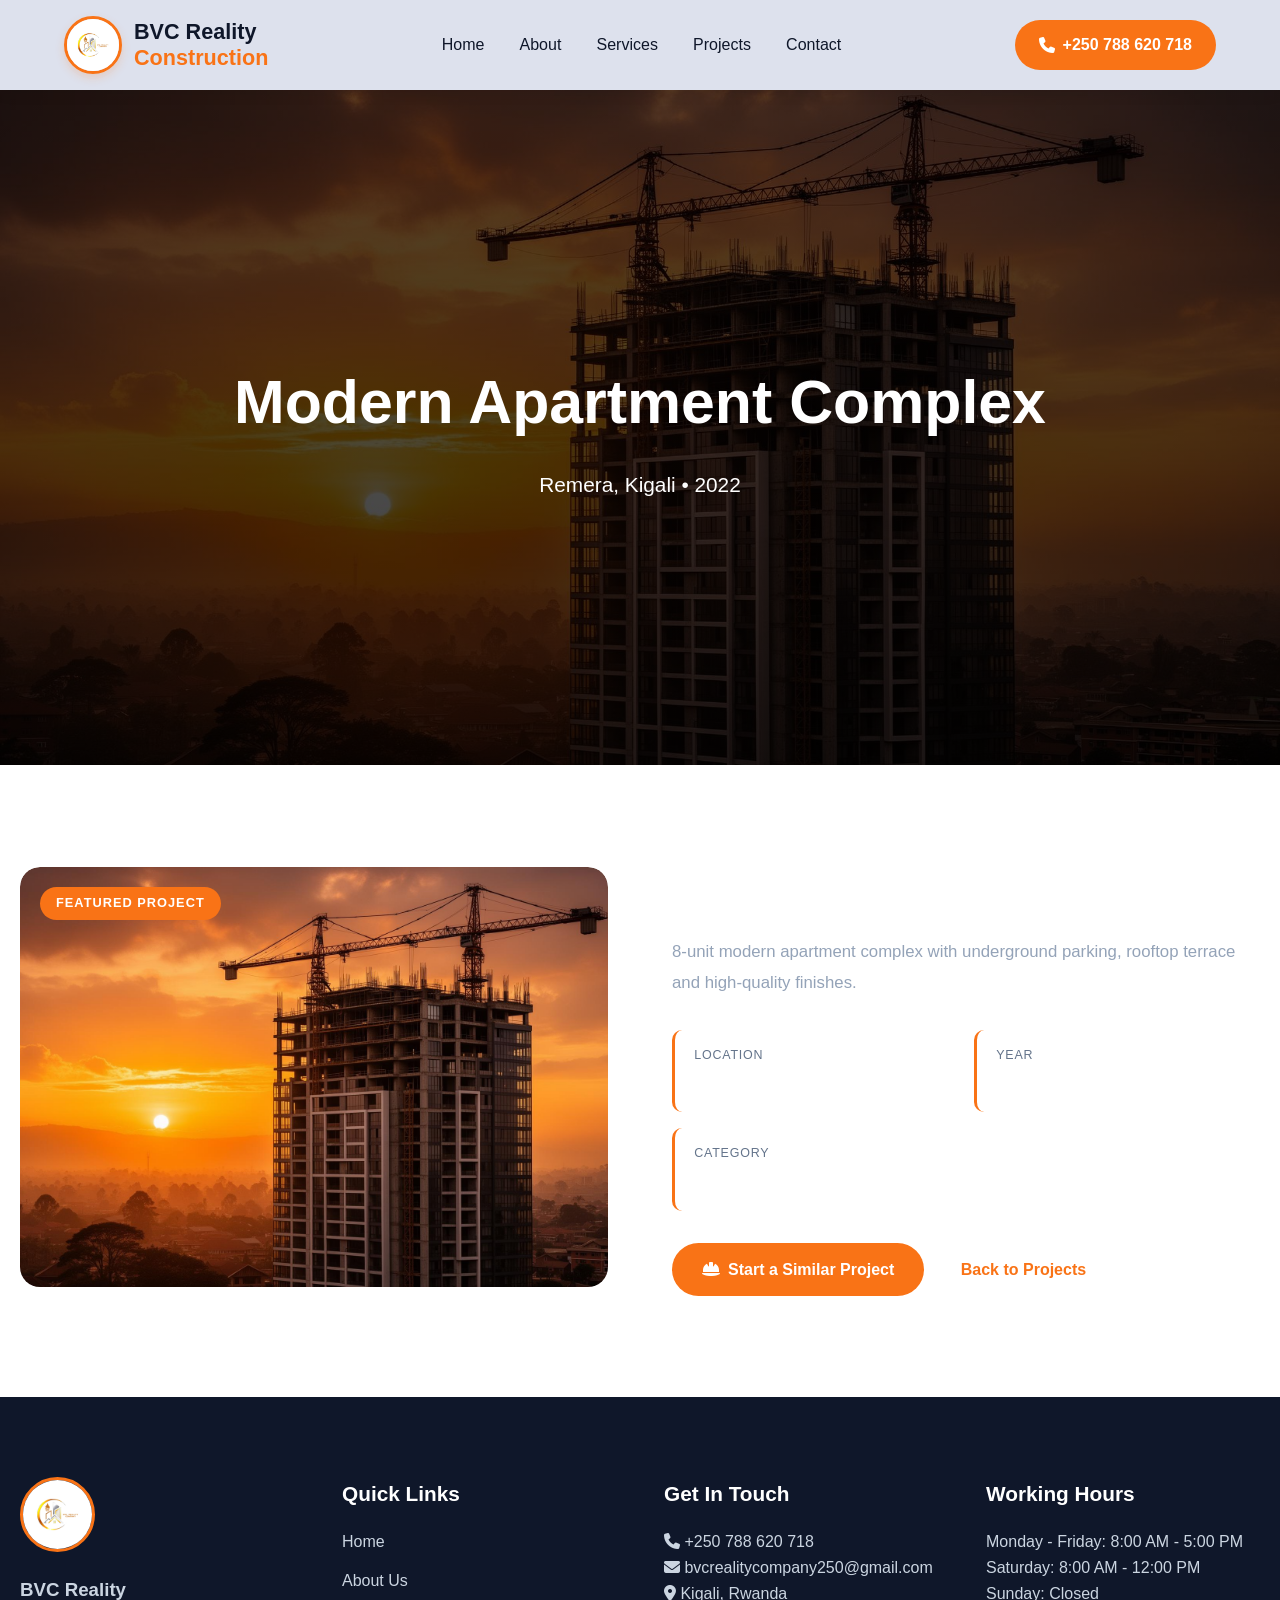
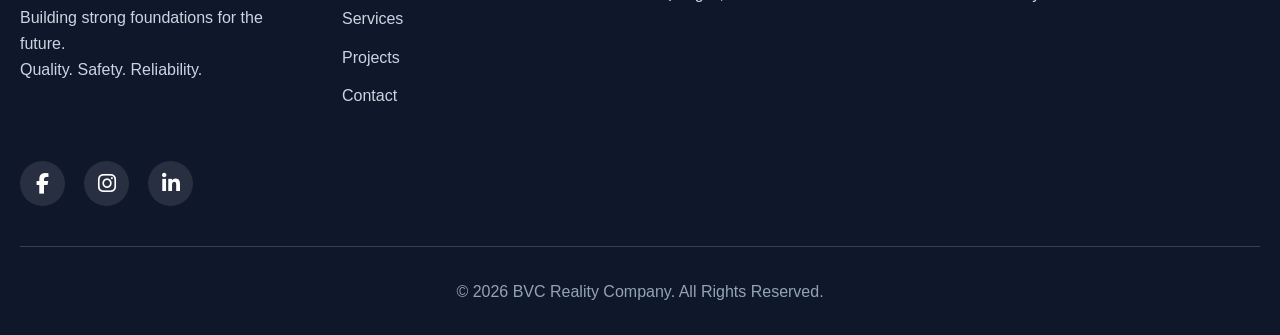
<file: project-apartments.html>
<!DOCTYPE html>
<html lang="en">
<head>
  <meta charset="UTF-8">
  <meta name="viewport" content="width=device-width, initial-scale=1.0">
  <title>Modern Apartment Complex | BVC Reality</title>
  <link rel="stylesheet" href="style.css">
  <link rel="stylesheet" href="https://cdnjs.cloudflare.com/ajax/libs/font-awesome/6.6.0/css/all.min.css">
</head>
<body class="project-page">
  <nav class="navbar" role="navigation" aria-label="Main navigation">
    <div class="nav-container">
      <div class="logo-container">
        <div class="logo"><img src="helo.jpeg" alt="BVC Reality Logo" loading="eager" decoding="async"></div>
        <div class="company-name">BVC Reality<br><span>Construction</span></div>
      </div>
      <ul class="nav-links">
        <li><a href="index.html">Home</a></li>
        <li><a href="about.html">About</a></li>
        <li><a href="services.html">Services</a></li>
        <li><a href="projects.html">Projects</a></li>
        <li><a href="contact.html">Contact</a></li>
      </ul>
      <div class="nav-actions">
        <a href="tel:+250788620718" class="call-btn" aria-label="Call +250 788 620 718"><i class="fas fa-phone"></i><span class="call-text">+250 788 620 718</span></a>
      </div>
      <div class="hamburger"><i class="fas fa-bars"></i></div>
    </div>
  </nav>

  <header class="projects-hero">
    <div>
      <h1>Modern Apartment Complex</h1>
      <p>Remera, Kigali • 2022</p>
    </div>
  </header>

  <section class="about-section">
    <div class="container">
      <div class="featured-grid">
        <div class="featured-img"><img src="hero-construction.jpg" alt="Modern Apartment Complex" loading="lazy" decoding="async"></div>
        <div class="featured-info">
          <h2>Project Overview</h2>
          <p>8-unit modern apartment complex with underground parking, rooftop terrace and high-quality finishes.</p>
          <div class="featured-details">
            <div class="detail-item"><span>Location</span><strong>Remera, Kigali</strong></div>
            <div class="detail-item"><span>Year</span><strong>2022</strong></div>
            <div class="detail-item"><span>Category</span><strong>Residential</strong></div>
          </div>
          <a href="contact.html" class="btn-primary-pro"><i class="fas fa-hard-hat"></i> Start a Similar Project</a>
          <a href="projects.html" class="btn-white">Back to Projects</a>
        </div>
      </div>
    </div>
  </section>

  <footer>
    <div class="container">
      <div class="footer-grid">
        <div class="footer-col">
          <img src="helo.jpeg" alt="BVC Reality Logo" class="footer-logo" loading="lazy" decoding="async">
          <h3>BVC Reality</h3>
          <p>Building strong foundations for the future.<br>Quality. Safety. Reliability.</p>
        </div>
        <div class="footer-col">
          <h4>Quick Links</h4>
          <a href="index.html">Home</a>
          <a href="about.html">About Us</a>
          <a href="services.html">Services</a>
          <a href="projects.html">Projects</a>
          <a href="contact.html">Contact</a>
        </div>
        <div class="footer-col">
          <h4>Get In Touch</h4>
          <p><i class="fas fa-phone"></i> +250 788 620 718</p>
          <p><i class="fas fa-envelope"></i> bvcrealitycompany250@gmail.com</p>
          <p><i class="fas fa-map-marker-alt"></i> Kigali, Rwanda</p>
        </div>
        <div class="footer-col">
          <h4>Working Hours</h4>
          <p>Monday - Friday: 8:00 AM - 5:00 PM</p>
          <p>Saturday: 8:00 AM - 12:00 PM</p>
          <p>Sunday: Closed</p>
        </div>
      </div>
      <div class="social-media">
        <a href="https://www.facebook.com/bvcrealitycompany250"><i class="fab fa-facebook-f"></i></a>
        <a href="https://www.instagram.com/bvcrealitycompany250/"><i class="fab fa-instagram"></i></a>
        <a href="https://www.linkedin.com/company/bvcrealitycompany250"><i class="fab fa-linkedin-in"></i></a>
      </div>
      <div class="footer-bottom"><p>&copy; 2026 BVC Reality Company. All Rights Reserved.</p></div>
    </div>
  </footer>

  <script src="script.js"></script>
</body>
</html>
</file>
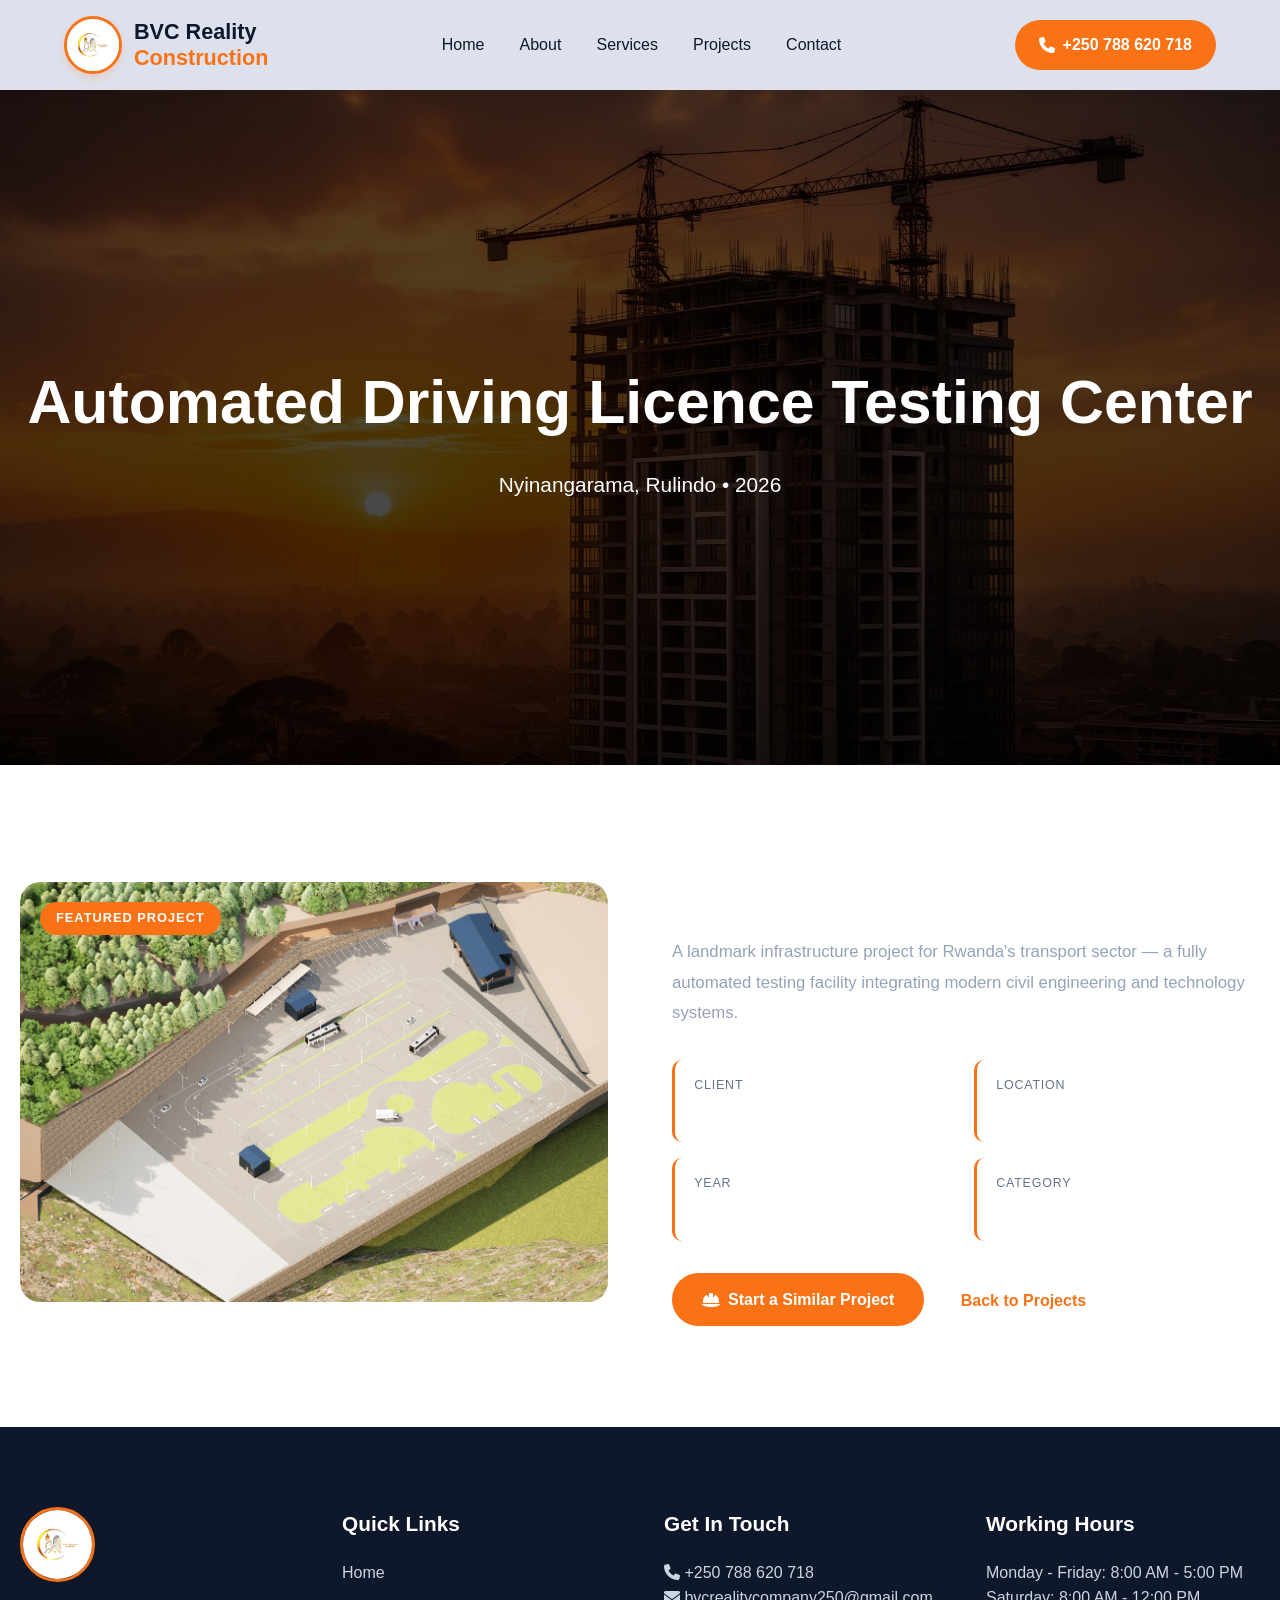
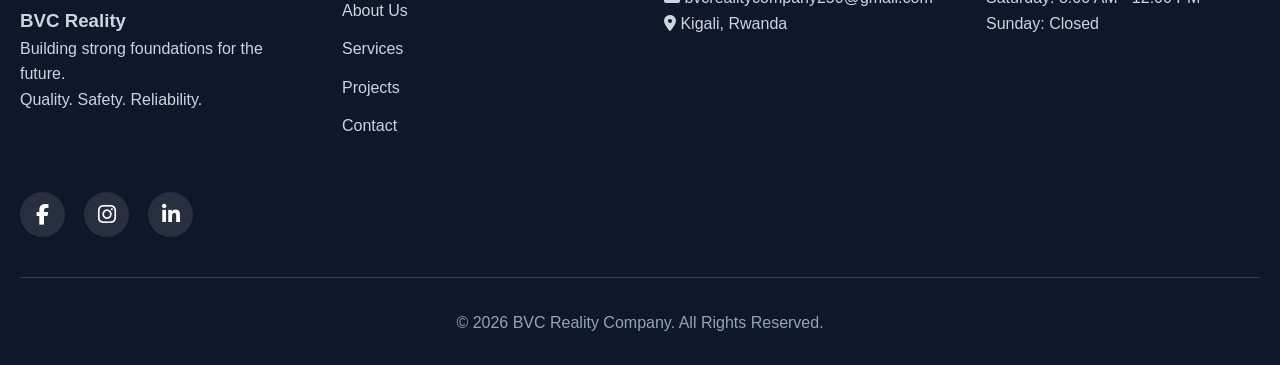
<file: project-driving.html>
<!DOCTYPE html>
<html lang="en">
<head>
  <meta charset="UTF-8">
  <meta name="viewport" content="width=device-width, initial-scale=1.0">
  <title>Automated Driving Licence Testing Center | BVC Reality</title>
  <link rel="stylesheet" href="style.css">
  <link rel="stylesheet" href="https://cdnjs.cloudflare.com/ajax/libs/font-awesome/6.6.0/css/all.min.css">
</head>
<body class="project-page">
  <nav class="navbar" role="navigation" aria-label="Main navigation">
    <div class="nav-container">
      <div class="logo-container">
        <div class="logo"><img src="helo.jpeg" alt="BVC Reality Logo" loading="eager" decoding="async"></div>
        <div class="company-name">BVC Reality<br><span>Construction</span></div>
      </div>

      <ul class="nav-links">
        <li><a href="index.html">Home</a></li>
        <li><a href="about.html">About</a></li>
        <li><a href="services.html">Services</a></li>
        <li><a href="projects.html">Projects</a></li>
        <li><a href="contact.html">Contact</a></li>
      </ul>

      <div class="nav-actions">
        <a href="tel:+250788620718" class="call-btn" aria-label="Call +250 788 620 718"><i class="fas fa-phone"></i><span class="call-text">+250 788 620 718</span></a>
      </div>

      <div class="hamburger"><i class="fas fa-bars"></i></div>
    </div>
  </nav>

  <header class="projects-hero">
    <div>
      <h1>Automated Driving Licence Testing Center</h1>
      <p>Nyinangarama, Rulindo • 2026</p>
    </div>
  </header>

  <section class="about-section">
    <div class="container">
      <div class="featured-grid">
        <div class="featured-img"><img src="assets/driving.jpeg" alt="Automated Driving Licence Testing Center" loading="lazy" decoding="async"></div>
        <div class="featured-info">
          <h2>Project Overview</h2>
          <p>A landmark infrastructure project for Rwanda's transport sector — a fully automated testing facility integrating modern civil engineering and technology systems.</p>
          <div class="featured-details">
            <div class="detail-item"><span>Client</span><strong>SinaGerald</strong></div>
            <div class="detail-item"><span>Location</span><strong>Nyinangarama, Rulindo</strong></div>
            <div class="detail-item"><span>Year</span><strong>2026</strong></div>
            <div class="detail-item"><span>Category</span><strong>Infrastructure</strong></div>
          </div>
          <a href="contact.html" class="btn-primary-pro"><i class="fas fa-hard-hat"></i> Start a Similar Project</a>
          <a href="projects.html" class="btn-white">Back to Projects</a>
        </div>
      </div>
    </div>
  </section>

  <footer>
    <div class="container">
      <div class="footer-grid">
        <div class="footer-col">
          <img src="helo.jpeg" alt="BVC Reality Logo" class="footer-logo" loading="lazy" decoding="async">
          <h3>BVC Reality</h3>
          <p>Building strong foundations for the future.<br>Quality. Safety. Reliability.</p>
        </div>
        <div class="footer-col">
          <h4>Quick Links</h4>
          <a href="index.html">Home</a>
          <a href="about.html">About Us</a>
          <a href="services.html">Services</a>
          <a href="projects.html">Projects</a>
          <a href="contact.html">Contact</a>
        </div>
        <div class="footer-col">
          <h4>Get In Touch</h4>
          <p><i class="fas fa-phone"></i> +250 788 620 718</p>
          <p><i class="fas fa-envelope"></i> bvcrealitycompany250@gmail.com</p>
          <p><i class="fas fa-map-marker-alt"></i> Kigali, Rwanda</p>
        </div>
        <div class="footer-col">
          <h4>Working Hours</h4>
          <p>Monday - Friday: 8:00 AM - 5:00 PM</p>
          <p>Saturday: 8:00 AM - 12:00 PM</p>
          <p>Sunday: Closed</p>
        </div>
      </div>
      <div class="social-media">
        <a href="https://www.facebook.com/bvcrealitycompany250"><i class="fab fa-facebook-f"></i></a>
        <a href="https://www.instagram.com/bvcrealitycompany250/"><i class="fab fa-instagram"></i></a>
        <a href="https://www.linkedin.com/company/bvcrealitycompany250"><i class="fab fa-linkedin-in"></i></a>
      </div>
      <div class="footer-bottom"><p>&copy; 2026 BVC Reality Company. All Rights Reserved.</p></div>
    </div>
  </footer>

  <script src="script.js"></script>
</body>
</html>
</file>
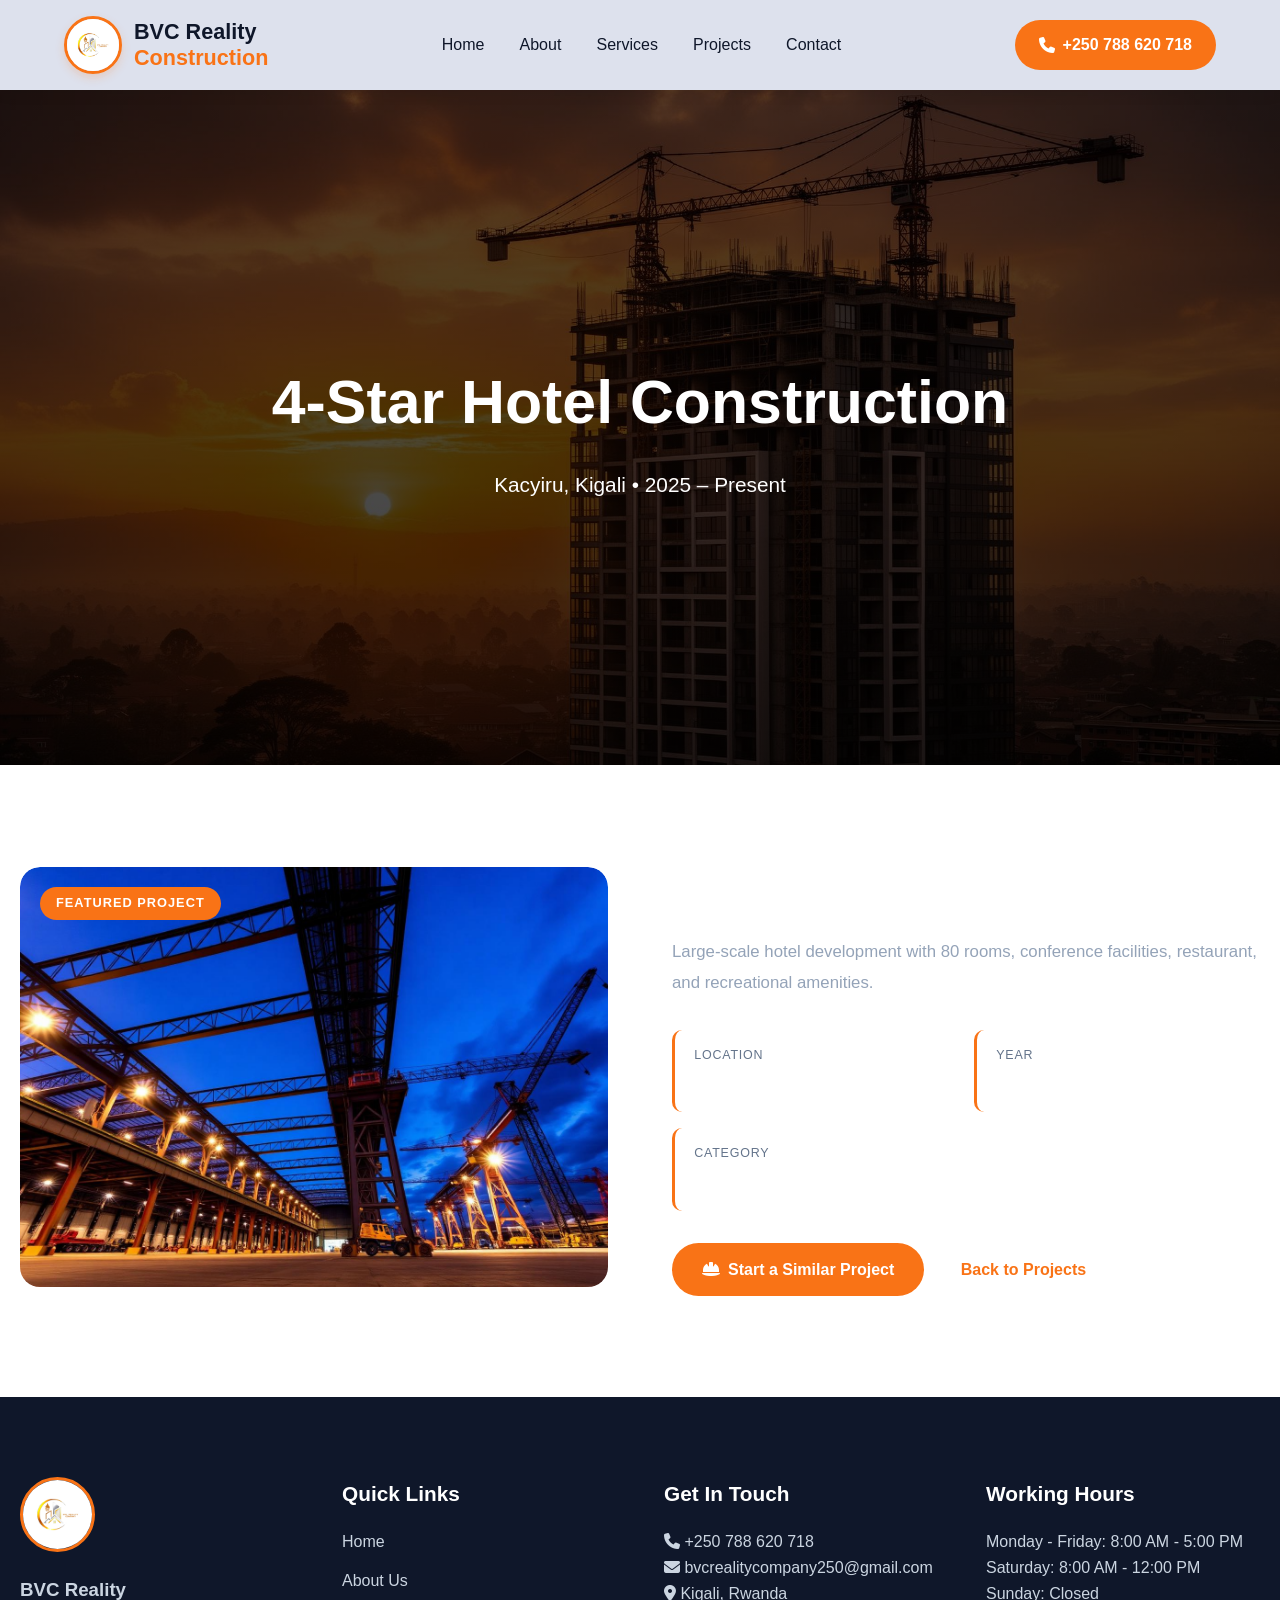
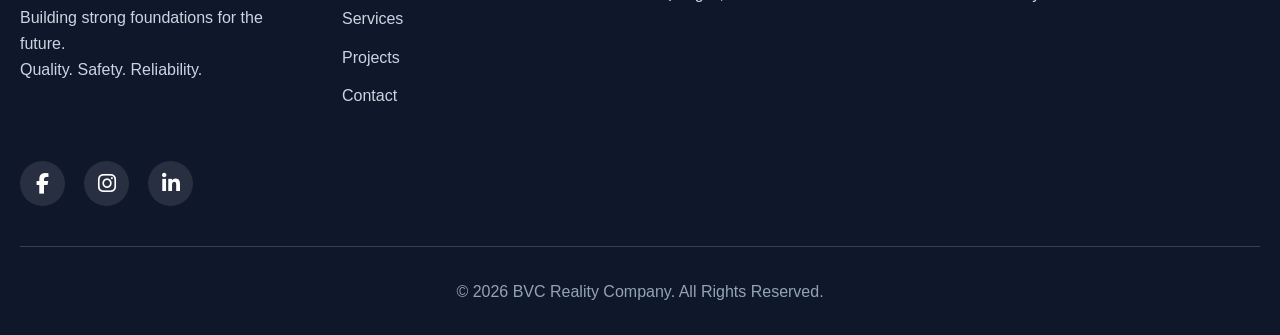
<file: project-hotel.html>
<!DOCTYPE html>
<html lang="en">
<head>
  <meta charset="UTF-8">
  <meta name="viewport" content="width=device-width, initial-scale=1.0">
  <title>4-Star Hotel Construction | BVC Reality</title>
  <link rel="stylesheet" href="style.css">
  <link rel="stylesheet" href="https://cdnjs.cloudflare.com/ajax/libs/font-awesome/6.6.0/css/all.min.css">
</head>
<body class="project-page">
  <nav class="navbar" role="navigation" aria-label="Main navigation">
    <div class="nav-container">
      <div class="logo-container">
        <div class="logo"><img src="helo.jpeg" alt="BVC Reality Logo" loading="eager" decoding="async"></div>
        <div class="company-name">BVC Reality<br><span>Construction</span></div>
      </div>
      <ul class="nav-links">
        <li><a href="index.html">Home</a></li>
        <li><a href="about.html">About</a></li>
        <li><a href="services.html">Services</a></li>
        <li><a href="projects.html">Projects</a></li>
        <li><a href="contact.html">Contact</a></li>
      </ul>
      <div class="nav-actions">
        <a href="tel:+250788620718" class="call-btn" aria-label="Call +250 788 620 718"><i class="fas fa-phone"></i><span class="call-text">+250 788 620 718</span></a>
      </div>
      <div class="hamburger"><i class="fas fa-bars"></i></div>
    </div>
  </nav>

  <header class="projects-hero">
    <div>
      <h1>4-Star Hotel Construction</h1>
      <p>Kacyiru, Kigali • 2025 – Present</p>
    </div>
  </header>

  <section class="about-section">
    <div class="container">
      <div class="featured-grid">
        <div class="featured-img"><img src="project-industrial.jpg" alt="4-Star Hotel Construction" loading="lazy" decoding="async"></div>
        <div class="featured-info">
          <h2>Project Overview</h2>
          <p>Large-scale hotel development with 80 rooms, conference facilities, restaurant, and recreational amenities.</p>
          <div class="featured-details">
            <div class="detail-item"><span>Location</span><strong>Kacyiru, Kigali</strong></div>
            <div class="detail-item"><span>Year</span><strong>2025 – Present</strong></div>
            <div class="detail-item"><span>Category</span><strong>Hospitality</strong></div>
          </div>
          <a href="contact.html" class="btn-primary-pro"><i class="fas fa-hard-hat"></i> Start a Similar Project</a>
          <a href="projects.html" class="btn-white">Back to Projects</a>
        </div>
      </div>
    </div>
  </section>

  <footer>
    <div class="container">
      <div class="footer-grid">
        <div class="footer-col">
          <img src="helo.jpeg" alt="BVC Reality Logo" class="footer-logo" loading="lazy" decoding="async">
          <h3>BVC Reality</h3>
          <p>Building strong foundations for the future.<br>Quality. Safety. Reliability.</p>
        </div>
        <div class="footer-col">
          <h4>Quick Links</h4>
          <a href="index.html">Home</a>
          <a href="about.html">About Us</a>
          <a href="services.html">Services</a>
          <a href="projects.html">Projects</a>
          <a href="contact.html">Contact</a>
        </div>
        <div class="footer-col">
          <h4>Get In Touch</h4>
          <p><i class="fas fa-phone"></i> +250 788 620 718</p>
          <p><i class="fas fa-envelope"></i> bvcrealitycompany250@gmail.com</p>
          <p><i class="fas fa-map-marker-alt"></i> Kigali, Rwanda</p>
        </div>
        <div class="footer-col">
          <h4>Working Hours</h4>
          <p>Monday - Friday: 8:00 AM - 5:00 PM</p>
          <p>Saturday: 8:00 AM - 12:00 PM</p>
          <p>Sunday: Closed</p>
        </div>
      </div>
      <div class="social-media">
        <a href="https://www.facebook.com/bvcrealitycompany250"><i class="fab fa-facebook-f"></i></a>
        <a href="https://www.instagram.com/bvcrealitycompany250/"><i class="fab fa-instagram"></i></a>
        <a href="https://www.linkedin.com/company/bvcrealitycompany250"><i class="fab fa-linkedin-in"></i></a>
      </div>
      <div class="footer-bottom"><p>&copy; 2026 BVC Reality Company. All Rights Reserved.</p></div>
    </div>
  </footer>

  <script src="script.js"></script>
</body>
</html>
</file>
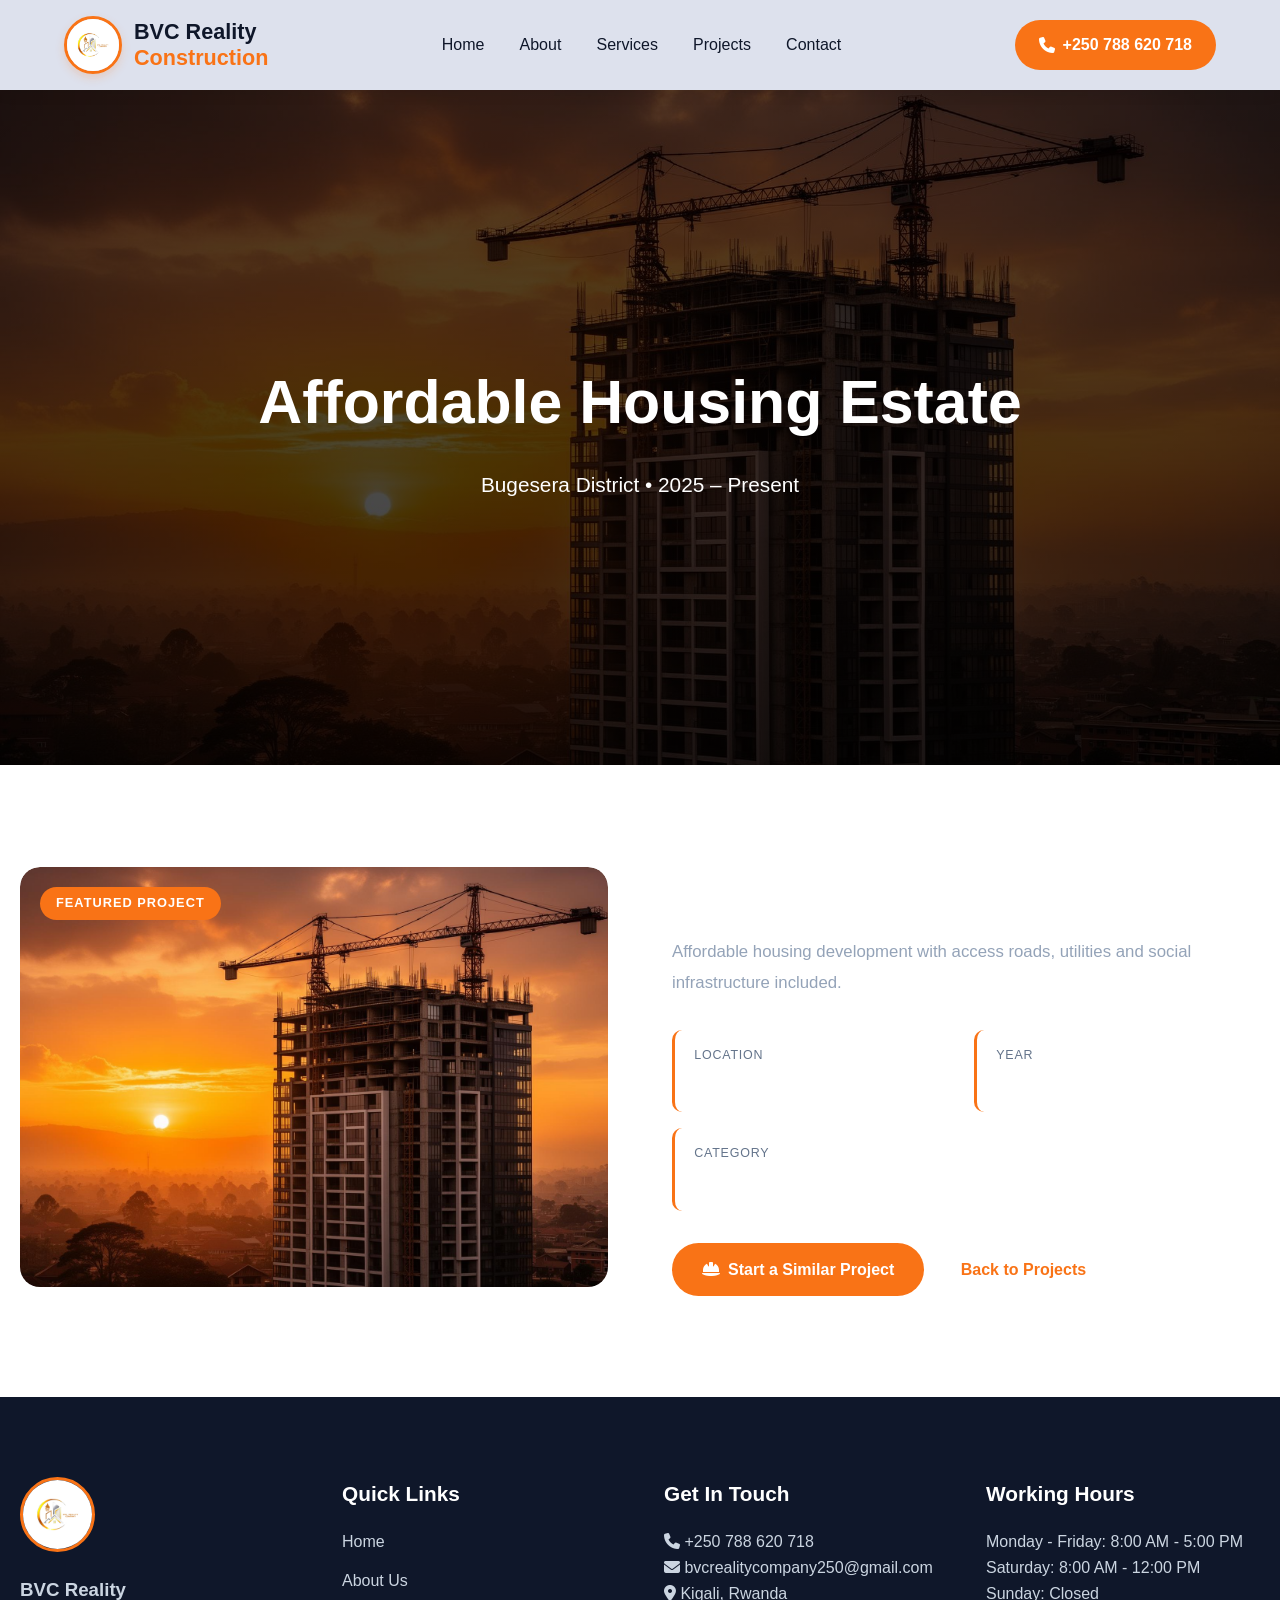
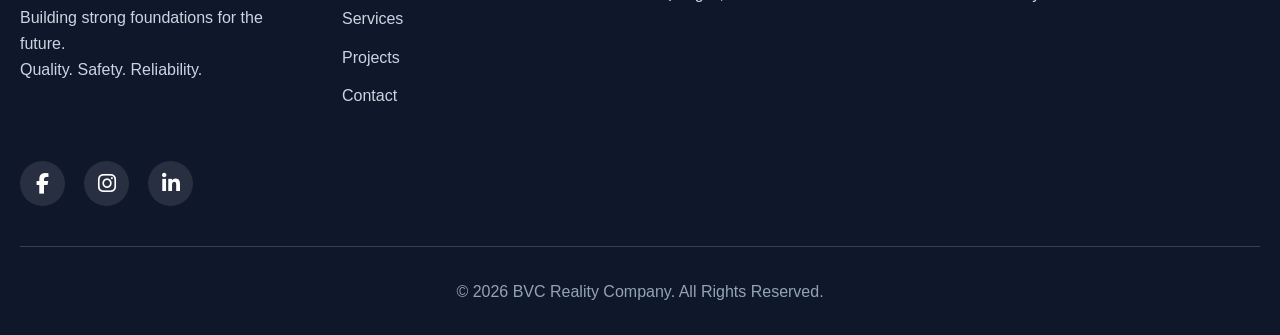
<file: project-housing.html>
<!DOCTYPE html>
<html lang="en">
<head>
  <meta charset="UTF-8">
  <meta name="viewport" content="width=device-width, initial-scale=1.0">
  <title>Affordable Housing Estate | BVC Reality</title>
  <link rel="stylesheet" href="style.css">
  <link rel="stylesheet" href="https://cdnjs.cloudflare.com/ajax/libs/font-awesome/6.6.0/css/all.min.css">
</head>
<body class="project-page">
  <nav class="navbar" role="navigation" aria-label="Main navigation">
    <div class="nav-container">
      <div class="logo-container">
        <div class="logo"><img src="helo.jpeg" alt="BVC Reality Logo" loading="eager" decoding="async"></div>
        <div class="company-name">BVC Reality<br><span>Construction</span></div>
      </div>
      <ul class="nav-links">
        <li><a href="index.html">Home</a></li>
        <li><a href="about.html">About</a></li>
        <li><a href="services.html">Services</a></li>
        <li><a href="projects.html">Projects</a></li>
        <li><a href="contact.html">Contact</a></li>
      </ul>
      <div class="nav-actions">
        <a href="tel:+250788620718" class="call-btn" aria-label="Call +250 788 620 718"><i class="fas fa-phone"></i><span class="call-text">+250 788 620 718</span></a>
      </div>
      <div class="hamburger"><i class="fas fa-bars"></i></div>
    </div>
  </nav>

  <header class="projects-hero">
    <div>
      <h1>Affordable Housing Estate</h1>
      <p>Bugesera District • 2025 – Present</p>
    </div>
  </header>

  <section class="about-section">
    <div class="container">
      <div class="featured-grid">
        <div class="featured-img"><img src="hero-construction.jpg" alt="Affordable Housing Estate" loading="lazy" decoding="async"></div>
        <div class="featured-info">
          <h2>Project Overview</h2>
          <p>Affordable housing development with access roads, utilities and social infrastructure included.</p>
          <div class="featured-details">
            <div class="detail-item"><span>Location</span><strong>Bugesera District</strong></div>
            <div class="detail-item"><span>Year</span><strong>2025 – Present</strong></div>
            <div class="detail-item"><span>Category</span><strong>Housing</strong></div>
          </div>
          <a href="contact.html" class="btn-primary-pro"><i class="fas fa-hard-hat"></i> Start a Similar Project</a>
          <a href="projects.html" class="btn-white">Back to Projects</a>
        </div>
      </div>
    </div>
  </section>

  <footer>
    <div class="container">
      <div class="footer-grid">
        <div class="footer-col">
          <img src="helo.jpeg" alt="BVC Reality Logo" class="footer-logo" loading="lazy" decoding="async">
          <h3>BVC Reality</h3>
          <p>Building strong foundations for the future.<br>Quality. Safety. Reliability.</p>
        </div>
        <div class="footer-col">
          <h4>Quick Links</h4>
          <a href="index.html">Home</a>
          <a href="about.html">About Us</a>
          <a href="services.html">Services</a>
          <a href="projects.html">Projects</a>
          <a href="contact.html">Contact</a>
        </div>
        <div class="footer-col">
          <h4>Get In Touch</h4>
          <p><i class="fas fa-phone"></i> +250 788 620 718</p>
          <p><i class="fas fa-envelope"></i> bvcrealitycompany250@gmail.com</p>
          <p><i class="fas fa-map-marker-alt"></i> Kigali, Rwanda</p>
        </div>
        <div class="footer-col">
          <h4>Working Hours</h4>
          <p>Monday - Friday: 8:00 AM - 5:00 PM</p>
          <p>Saturday: 8:00 AM - 12:00 PM</p>
          <p>Sunday: Closed</p>
        </div>
      </div>
      <div class="social-media">
        <a href="https://www.facebook.com/bvcrealitycompany250"><i class="fab fa-facebook-f"></i></a>
        <a href="https://www.instagram.com/bvcrealitycompany250/"><i class="fab fa-instagram"></i></a>
        <a href="https://www.linkedin.com/company/bvcrealitycompany250"><i class="fab fa-linkedin-in"></i></a>
      </div>
      <div class="footer-bottom"><p>&copy; 2026 BVC Reality Company. All Rights Reserved.</p></div>
    </div>
  </footer>

  <script src="script.js"></script>
</body>
</html>
</file>
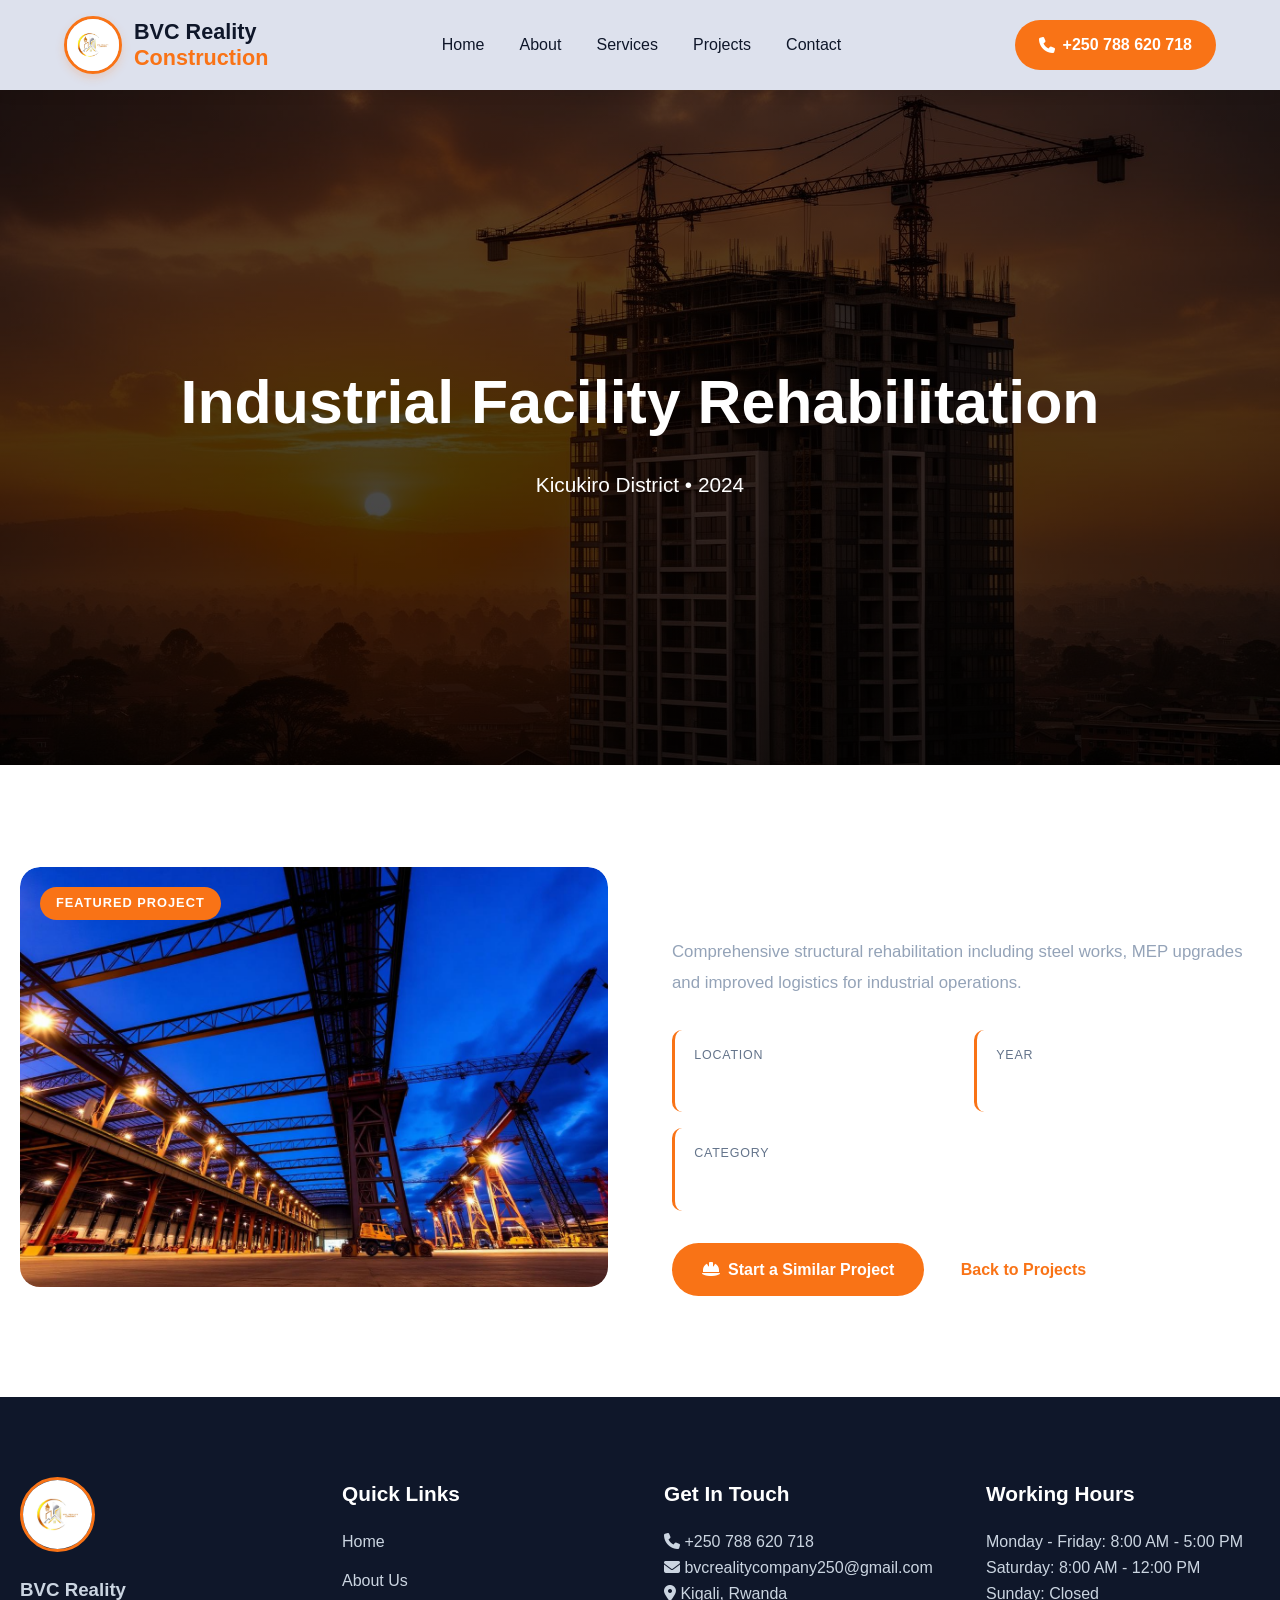
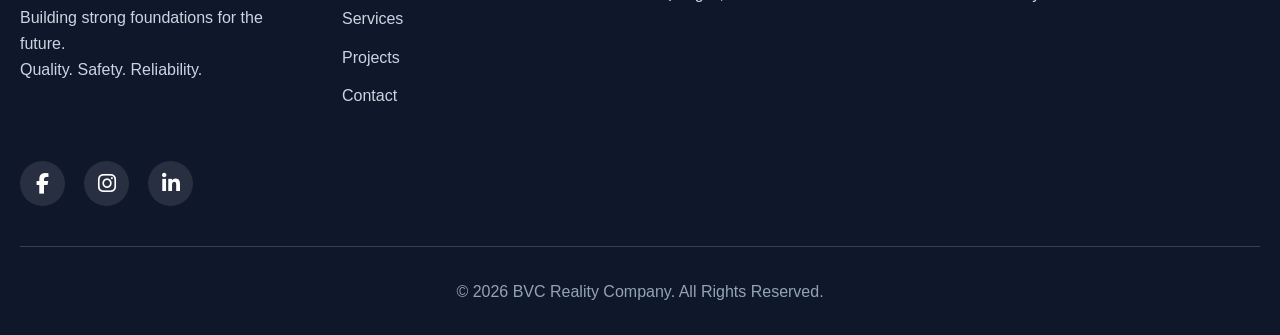
<file: project-industrial.html>
<!DOCTYPE html>
<html lang="en">
<head>
  <meta charset="UTF-8">
  <meta name="viewport" content="width=device-width, initial-scale=1.0">
  <title>Industrial Facility Rehabilitation | BVC Reality</title>
  <link rel="stylesheet" href="style.css">
  <link rel="stylesheet" href="https://cdnjs.cloudflare.com/ajax/libs/font-awesome/6.6.0/css/all.min.css">
</head>
<body class="project-page">
  <nav class="navbar" role="navigation" aria-label="Main navigation">
    <div class="nav-container">
      <div class="logo-container">
        <div class="logo"><img src="helo.jpeg" alt="BVC Reality Logo" loading="eager" decoding="async"></div>
        <div class="company-name">BVC Reality<br><span>Construction</span></div>
      </div>
      <ul class="nav-links">
        <li><a href="index.html">Home</a></li>
        <li><a href="about.html">About</a></li>
        <li><a href="services.html">Services</a></li>
        <li><a href="projects.html">Projects</a></li>
        <li><a href="contact.html">Contact</a></li>
      </ul>
      <div class="nav-actions">
        <a href="tel:+250788620718" class="call-btn" aria-label="Call +250 788 620 718"><i class="fas fa-phone"></i><span class="call-text">+250 788 620 718</span></a>
      </div>
      <div class="hamburger"><i class="fas fa-bars"></i></div>
    </div>
  </nav>

  <header class="projects-hero">
    <div>
      <h1>Industrial Facility Rehabilitation</h1>
      <p>Kicukiro District • 2024</p>
    </div>
  </header>

  <section class="about-section">
    <div class="container">
      <div class="featured-grid">
        <div class="featured-img"><img src="project-industrial.jpg" alt="Industrial Facility Rehabilitation" loading="lazy" decoding="async"></div>
        <div class="featured-info">
          <h2>Project Overview</h2>
          <p>Comprehensive structural rehabilitation including steel works, MEP upgrades and improved logistics for industrial operations.</p>
          <div class="featured-details">
            <div class="detail-item"><span>Location</span><strong>Kicukiro District</strong></div>
            <div class="detail-item"><span>Year</span><strong>2024</strong></div>
            <div class="detail-item"><span>Category</span><strong>Industrial</strong></div>
          </div>
          <a href="contact.html" class="btn-primary-pro"><i class="fas fa-hard-hat"></i> Start a Similar Project</a>
          <a href="projects.html" class="btn-white">Back to Projects</a>
        </div>
      </div>
    </div>
  </section>

  <footer>
    <div class="container">
      <div class="footer-grid">
        <div class="footer-col">
          <img src="helo.jpeg" alt="BVC Reality Logo" class="footer-logo" loading="lazy" decoding="async">
          <h3>BVC Reality</h3>
          <p>Building strong foundations for the future.<br>Quality. Safety. Reliability.</p>
        </div>
        <div class="footer-col">
          <h4>Quick Links</h4>
          <a href="index.html">Home</a>
          <a href="about.html">About Us</a>
          <a href="services.html">Services</a>
          <a href="projects.html">Projects</a>
          <a href="contact.html">Contact</a>
        </div>
        <div class="footer-col">
          <h4>Get In Touch</h4>
          <p><i class="fas fa-phone"></i> +250 788 620 718</p>
          <p><i class="fas fa-envelope"></i> bvcrealitycompany250@gmail.com</p>
          <p><i class="fas fa-map-marker-alt"></i> Kigali, Rwanda</p>
        </div>
        <div class="footer-col">
          <h4>Working Hours</h4>
          <p>Monday - Friday: 8:00 AM - 5:00 PM</p>
          <p>Saturday: 8:00 AM - 12:00 PM</p>
          <p>Sunday: Closed</p>
        </div>
      </div>
      <div class="social-media">
        <a href="https://www.facebook.com/bvcrealitycompany250"><i class="fab fa-facebook-f"></i></a>
        <a href="https://www.instagram.com/bvcrealitycompany250/"><i class="fab fa-instagram"></i></a>
        <a href="https://www.linkedin.com/company/bvcrealitycompany250"><i class="fab fa-linkedin-in"></i></a>
      </div>
      <div class="footer-bottom"><p>&copy; 2026 BVC Reality Company. All Rights Reserved.</p></div>
    </div>
  </footer>

  <script src="script.js"></script>
</body>
</html>
</file>
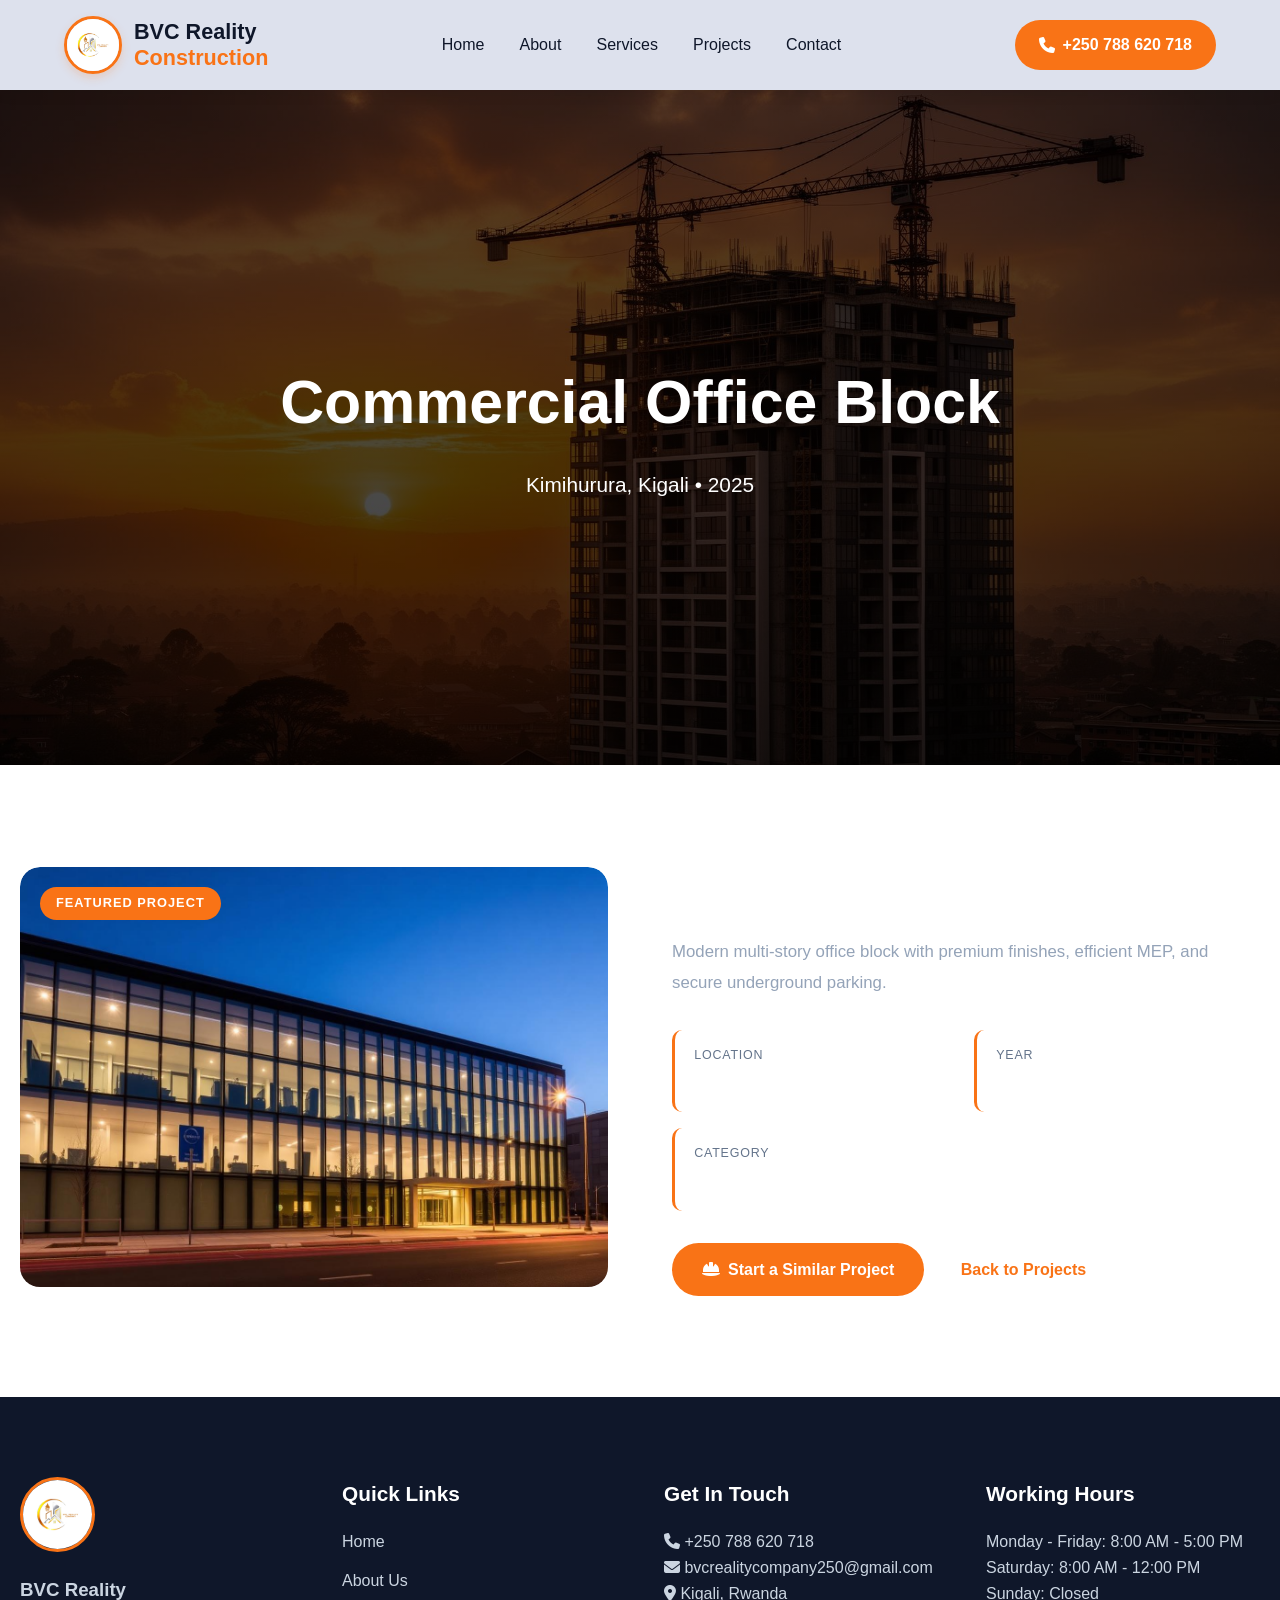
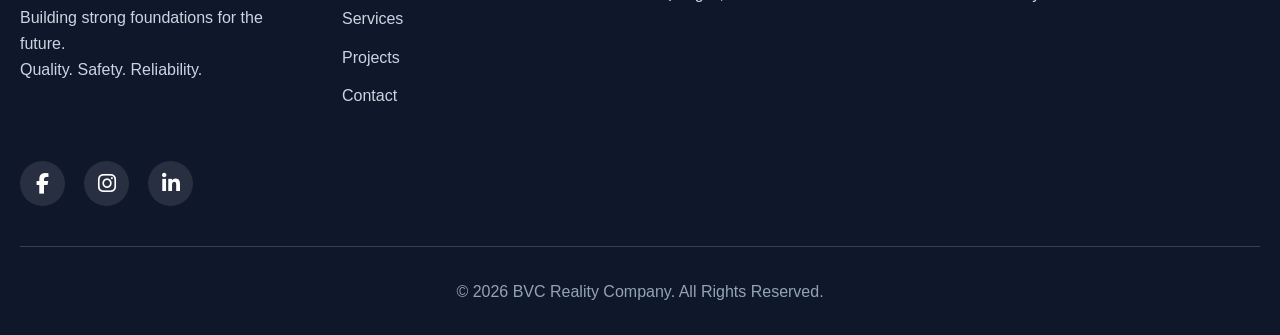
<file: project-office.html>
<!DOCTYPE html>
<html lang="en">
<head>
  <meta charset="UTF-8">
  <meta name="viewport" content="width=device-width, initial-scale=1.0">
  <title>Commercial Office Block | BVC Reality</title>
  <link rel="stylesheet" href="style.css">
  <link rel="stylesheet" href="https://cdnjs.cloudflare.com/ajax/libs/font-awesome/6.6.0/css/all.min.css">
</head>
<body class="project-page">
  <nav class="navbar" role="navigation" aria-label="Main navigation">
    <div class="nav-container">
      <div class="logo-container">
        <div class="logo"><img src="helo.jpeg" alt="BVC Reality Logo" loading="eager" decoding="async"></div>
        <div class="company-name">BVC Reality<br><span>Construction</span></div>
      </div>

      <ul class="nav-links">
        <li><a href="index.html">Home</a></li>
        <li><a href="about.html">About</a></li>
        <li><a href="services.html">Services</a></li>
        <li><a href="projects.html">Projects</a></li>
        <li><a href="contact.html">Contact</a></li>
      </ul>

      <div class="nav-actions">
        <a href="tel:+250788620718" class="call-btn" aria-label="Call +250 788 620 718"><i class="fas fa-phone"></i><span class="call-text">+250 788 620 718</span></a>
      </div>

      <div class="hamburger"><i class="fas fa-bars"></i></div>
    </div>
  </nav>

  <header class="projects-hero">
    <div>
      <h1>Commercial Office Block</h1>
      <p>Kimihurura, Kigali • 2025</p>
    </div>
  </header>

  <section class="about-section">
    <div class="container">
      <div class="featured-grid">
        <div class="featured-img"><img src="project-commercial.jpg" alt="Commercial Office Block" loading="lazy" decoding="async"></div>
        <div class="featured-info">
          <h2>Project Overview</h2>
          <p>Modern multi-story office block with premium finishes, efficient MEP, and secure underground parking.</p>
          <div class="featured-details">
            <div class="detail-item"><span>Location</span><strong>Kimihurura, Kigali</strong></div>
            <div class="detail-item"><span>Year</span><strong>2025</strong></div>
            <div class="detail-item"><span>Category</span><strong>Commercial</strong></div>
          </div>
          <a href="contact.html" class="btn-primary-pro"><i class="fas fa-hard-hat"></i> Start a Similar Project</a>
          <a href="projects.html" class="btn-white">Back to Projects</a>
        </div>
      </div>
    </div>
  </section>

  <footer>
    <div class="container">
      <div class="footer-grid">
        <div class="footer-col">
          <img src="helo.jpeg" alt="BVC Reality Logo" class="footer-logo" loading="lazy" decoding="async">
          <h3>BVC Reality</h3>
          <p>Building strong foundations for the future.<br>Quality. Safety. Reliability.</p>
        </div>
        <div class="footer-col">
          <h4>Quick Links</h4>
          <a href="index.html">Home</a>
          <a href="about.html">About Us</a>
          <a href="services.html">Services</a>
          <a href="projects.html">Projects</a>
          <a href="contact.html">Contact</a>
        </div>
        <div class="footer-col">
          <h4>Get In Touch</h4>
          <p><i class="fas fa-phone"></i> +250 788 620 718</p>
          <p><i class="fas fa-envelope"></i> bvcrealitycompany250@gmail.com</p>
          <p><i class="fas fa-map-marker-alt"></i> Kigali, Rwanda</p>
        </div>
        <div class="footer-col">
          <h4>Working Hours</h4>
          <p>Monday - Friday: 8:00 AM - 5:00 PM</p>
          <p>Saturday: 8:00 AM - 12:00 PM</p>
          <p>Sunday: Closed</p>
        </div>
      </div>
      <div class="social-media">
        <a href="https://www.facebook.com/bvcrealitycompany250"><i class="fab fa-facebook-f"></i></a>
        <a href="https://www.instagram.com/bvcrealitycompany250/"><i class="fab fa-instagram"></i></a>
        <a href="https://www.linkedin.com/company/bvcrealitycompany250"><i class="fab fa-linkedin-in"></i></a>
      </div>
      <div class="footer-bottom"><p>&copy; 2026 BVC Reality Company. All Rights Reserved.</p></div>
    </div>
  </footer>

  <script src="script.js"></script>
</body>
</html>
</file>
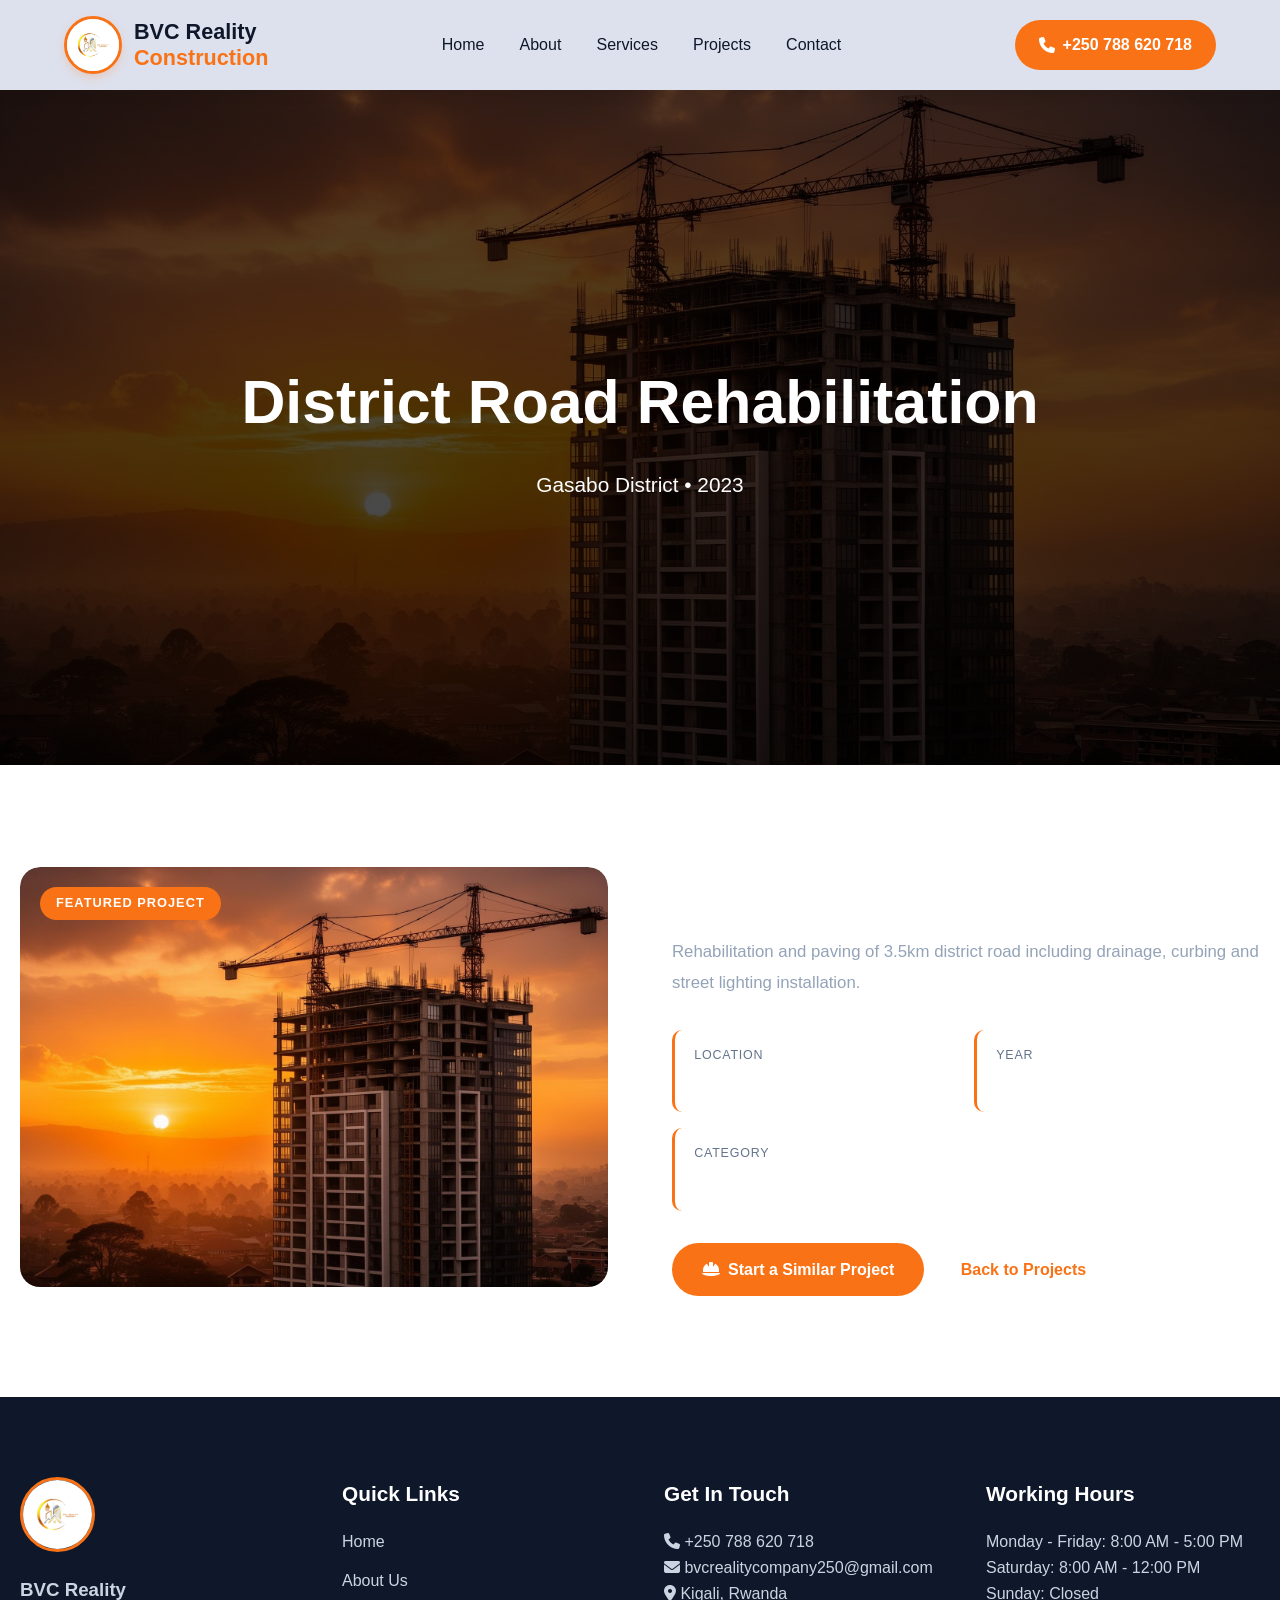
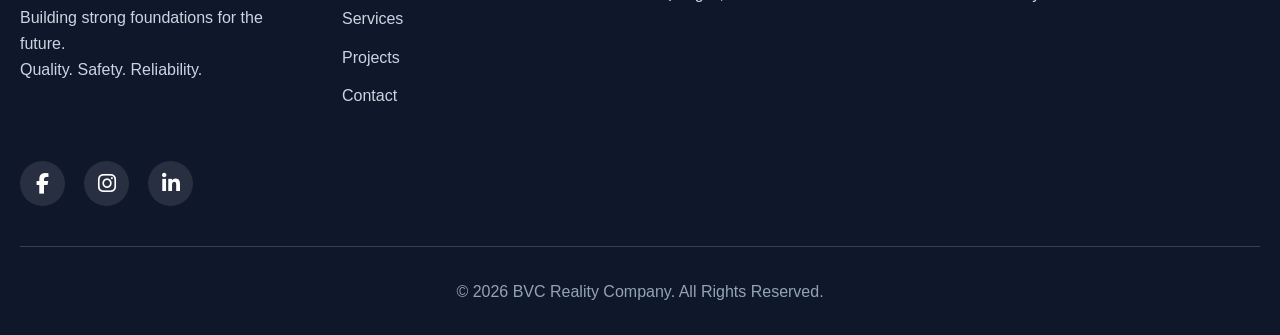
<file: project-road.html>
<!DOCTYPE html>
<html lang="en">
<head>
  <meta charset="UTF-8">
  <meta name="viewport" content="width=device-width, initial-scale=1.0">
  <title>District Road Rehabilitation | BVC Reality</title>
  <link rel="stylesheet" href="style.css">
  <link rel="stylesheet" href="https://cdnjs.cloudflare.com/ajax/libs/font-awesome/6.6.0/css/all.min.css">
</head>
<body class="project-page">
  <nav class="navbar" role="navigation" aria-label="Main navigation">
    <div class="nav-container">
      <div class="logo-container">
        <div class="logo"><img src="helo.jpeg" alt="BVC Reality Logo" loading="eager" decoding="async"></div>
        <div class="company-name">BVC Reality<br><span>Construction</span></div>
      </div>
      <ul class="nav-links">
        <li><a href="index.html">Home</a></li>
        <li><a href="about.html">About</a></li>
        <li><a href="services.html">Services</a></li>
        <li><a href="projects.html">Projects</a></li>
        <li><a href="contact.html">Contact</a></li>
      </ul>
      <div class="nav-actions">
        <a href="tel:+250788620718" class="call-btn" aria-label="Call +250 788 620 718"><i class="fas fa-phone"></i><span class="call-text">+250 788 620 718</span></a>
      </div>
      <div class="hamburger"><i class="fas fa-bars"></i></div>
    </div>
  </nav>

  <header class="projects-hero">
    <div>
      <h1>District Road Rehabilitation</h1>
      <p>Gasabo District • 2023</p>
    </div>
  </header>

  <section class="about-section">
    <div class="container">
      <div class="featured-grid">
        <div class="featured-img"><img src="hero-construction.jpg" alt="District Road Rehabilitation" loading="lazy" decoding="async"></div>
        <div class="featured-info">
          <h2>Project Overview</h2>
          <p>Rehabilitation and paving of 3.5km district road including drainage, curbing and street lighting installation.</p>
          <div class="featured-details">
            <div class="detail-item"><span>Location</span><strong>Gasabo District</strong></div>
            <div class="detail-item"><span>Year</span><strong>2023</strong></div>
            <div class="detail-item"><span>Category</span><strong>Roads</strong></div>
          </div>
          <a href="contact.html" class="btn-primary-pro"><i class="fas fa-hard-hat"></i> Start a Similar Project</a>
          <a href="projects.html" class="btn-white">Back to Projects</a>
        </div>
      </div>
    </div>
  </section>

  <footer>
    <div class="container">
      <div class="footer-grid">
        <div class="footer-col">
          <img src="helo.jpeg" alt="BVC Reality Logo" class="footer-logo" loading="lazy" decoding="async">
          <h3>BVC Reality</h3>
          <p>Building strong foundations for the future.<br>Quality. Safety. Reliability.</p>
        </div>
        <div class="footer-col">
          <h4>Quick Links</h4>
          <a href="index.html">Home</a>
          <a href="about.html">About Us</a>
          <a href="services.html">Services</a>
          <a href="projects.html">Projects</a>
          <a href="contact.html">Contact</a>
        </div>
        <div class="footer-col">
          <h4>Get In Touch</h4>
          <p><i class="fas fa-phone"></i> +250 788 620 718</p>
          <p><i class="fas fa-envelope"></i> bvcrealitycompany250@gmail.com</p>
          <p><i class="fas fa-map-marker-alt"></i> Kigali, Rwanda</p>
        </div>
        <div class="footer-col">
          <h4>Working Hours</h4>
          <p>Monday - Friday: 8:00 AM - 5:00 PM</p>
          <p>Saturday: 8:00 AM - 12:00 PM</p>
          <p>Sunday: Closed</p>
        </div>
      </div>
      <div class="social-media">
        <a href="https://www.facebook.com/bvcrealitycompany250"><i class="fab fa-facebook-f"></i></a>
        <a href="https://www.instagram.com/bvcrealitycompany250/"><i class="fab fa-instagram"></i></a>
        <a href="https://www.linkedin.com/company/bvcrealitycompany250"><i class="fab fa-linkedin-in"></i></a>
      </div>
      <div class="footer-bottom"><p>&copy; 2026 BVC Reality Company. All Rights Reserved.</p></div>
    </div>
  </footer>

  <script src="script.js"></script>
</body>
</html>
</file>
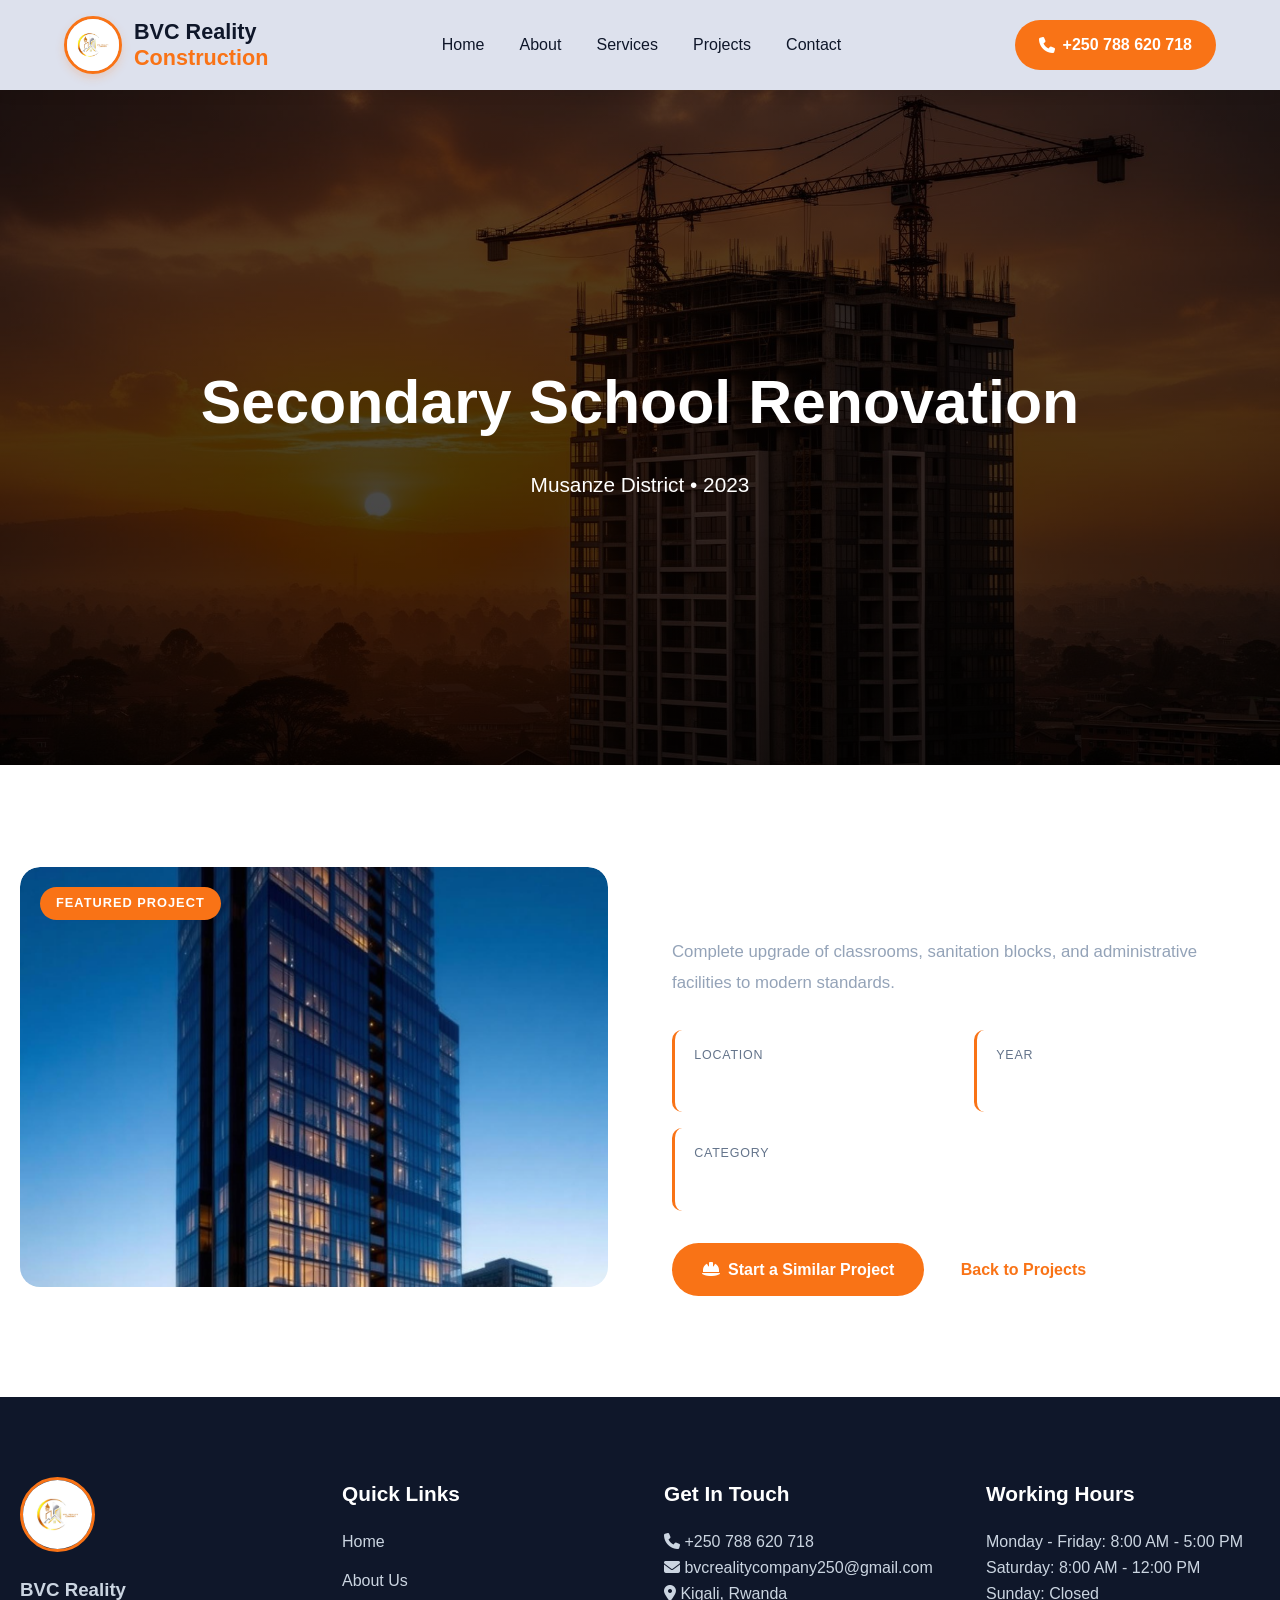
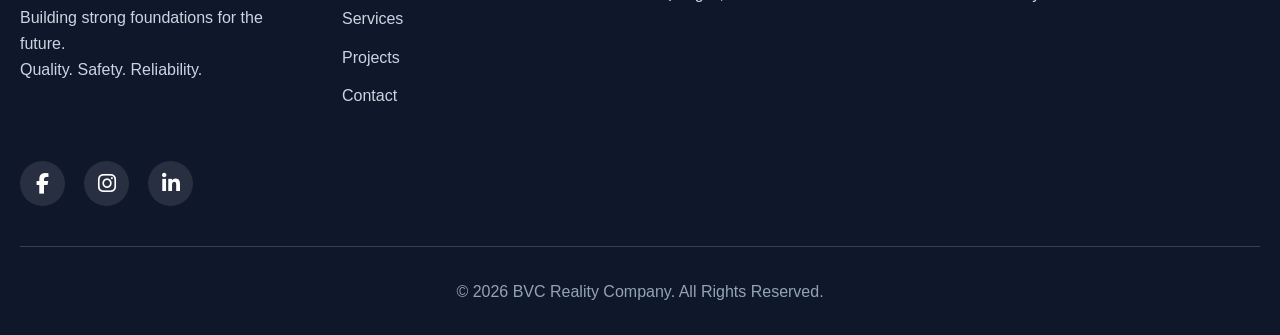
<file: project-school.html>
<!DOCTYPE html>
<html lang="en">
<head>
  <meta charset="UTF-8">
  <meta name="viewport" content="width=device-width, initial-scale=1.0">
  <title>Secondary School Renovation | BVC Reality</title>
  <link rel="stylesheet" href="style.css">
  <link rel="stylesheet" href="https://cdnjs.cloudflare.com/ajax/libs/font-awesome/6.6.0/css/all.min.css">
</head>
<body class="project-page">
  <nav class="navbar" role="navigation" aria-label="Main navigation">
    <div class="nav-container">
      <div class="logo-container">
        <div class="logo"><img src="helo.jpeg" alt="BVC Reality Logo" loading="eager" decoding="async"></div>
        <div class="company-name">BVC Reality<br><span>Construction</span></div>
      </div>
      <ul class="nav-links">
        <li><a href="index.html">Home</a></li>
        <li><a href="about.html">About</a></li>
        <li><a href="services.html">Services</a></li>
        <li><a href="projects.html">Projects</a></li>
        <li><a href="contact.html">Contact</a></li>
      </ul>
      <div class="nav-actions">
        <a href="tel:+250788620718" class="call-btn" aria-label="Call +250 788 620 718"><i class="fas fa-phone"></i><span class="call-text">+250 788 620 718</span></a>
      </div>
      <div class="hamburger"><i class="fas fa-bars"></i></div>
    </div>
  </nav>

  <header class="projects-hero">
    <div>
      <h1>Secondary School Renovation</h1>
      <p>Musanze District • 2023</p>
    </div>
  </header>

  <section class="about-section">
    <div class="container">
      <div class="featured-grid">
        <div class="featured-img"><img src="project-residential.jpg" alt="Secondary School Renovation" loading="lazy" decoding="async"></div>
        <div class="featured-info">
          <h2>Project Overview</h2>
          <p>Complete upgrade of classrooms, sanitation blocks, and administrative facilities to modern standards.</p>
          <div class="featured-details">
            <div class="detail-item"><span>Location</span><strong>Musanze District</strong></div>
            <div class="detail-item"><span>Year</span><strong>2023</strong></div>
            <div class="detail-item"><span>Category</span><strong>Renovation</strong></div>
          </div>
          <a href="contact.html" class="btn-primary-pro"><i class="fas fa-hard-hat"></i> Start a Similar Project</a>
          <a href="projects.html" class="btn-white">Back to Projects</a>
        </div>
      </div>
    </div>
  </section>

  <footer>
    <div class="container">
      <div class="footer-grid">
        <div class="footer-col">
          <img src="helo.jpeg" alt="BVC Reality Logo" class="footer-logo" loading="lazy" decoding="async">
          <h3>BVC Reality</h3>
          <p>Building strong foundations for the future.<br>Quality. Safety. Reliability.</p>
        </div>
        <div class="footer-col">
          <h4>Quick Links</h4>
          <a href="index.html">Home</a>
          <a href="about.html">About Us</a>
          <a href="services.html">Services</a>
          <a href="projects.html">Projects</a>
          <a href="contact.html">Contact</a>
        </div>
        <div class="footer-col">
          <h4>Get In Touch</h4>
          <p><i class="fas fa-phone"></i> +250 788 620 718</p>
          <p><i class="fas fa-envelope"></i> bvcrealitycompany250@gmail.com</p>
          <p><i class="fas fa-map-marker-alt"></i> Kigali, Rwanda</p>
        </div>
        <div class="footer-col">
          <h4>Working Hours</h4>
          <p>Monday - Friday: 8:00 AM - 5:00 PM</p>
          <p>Saturday: 8:00 AM - 12:00 PM</p>
          <p>Sunday: Closed</p>
        </div>
      </div>
      <div class="social-media">
        <a href="https://www.facebook.com/bvcrealitycompany250"><i class="fab fa-facebook-f"></i></a>
        <a href="https://www.instagram.com/bvcrealitycompany250/"><i class="fab fa-instagram"></i></a>
        <a href="https://www.linkedin.com/company/bvcrealitycompany250"><i class="fab fa-linkedin-in"></i></a>
      </div>
      <div class="footer-bottom"><p>&copy; 2026 BVC Reality Company. All Rights Reserved.</p></div>
    </div>
  </footer>

  <script src="script.js"></script>
</body>
</html>
</file>
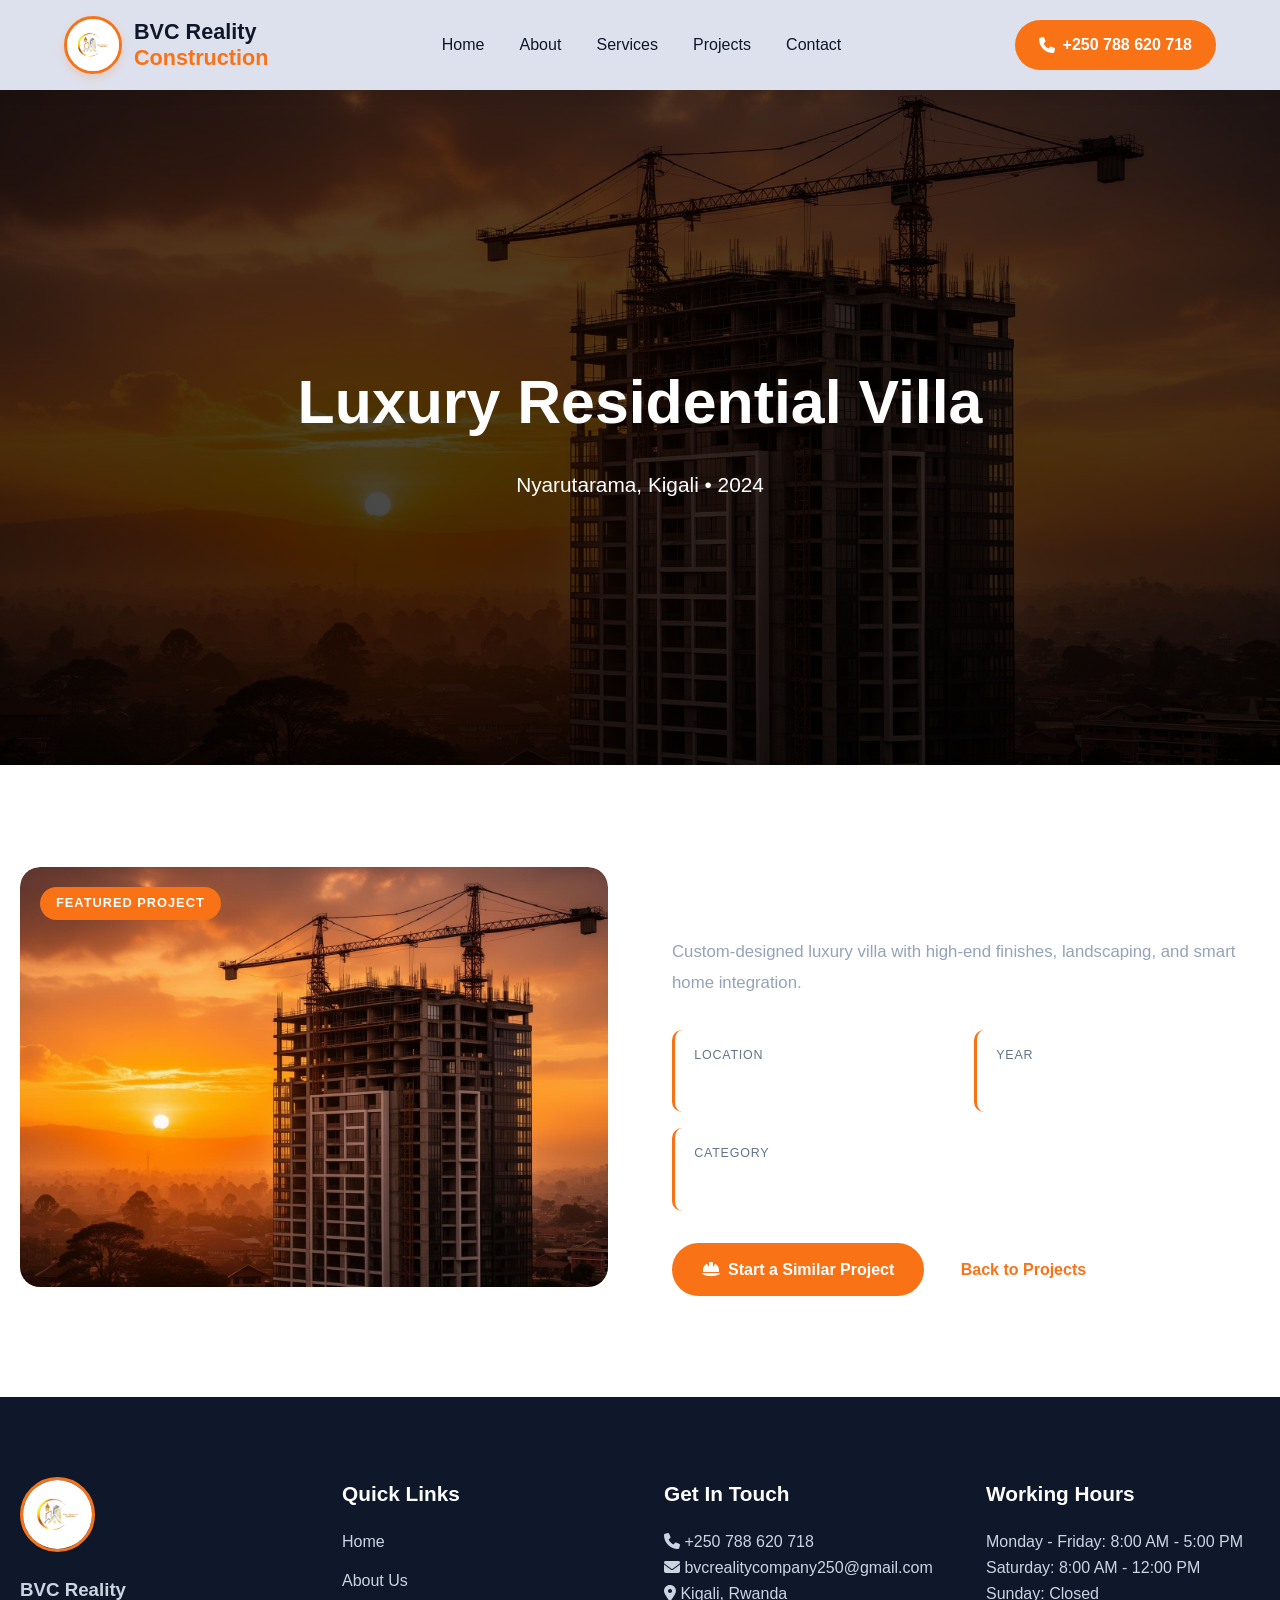
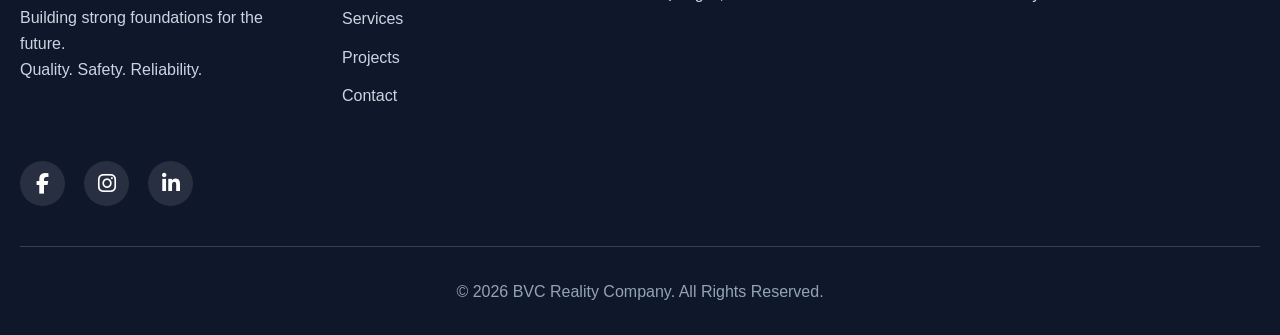
<file: project-villa.html>
<!DOCTYPE html>
<html lang="en">
<head>
  <meta charset="UTF-8">
  <meta name="viewport" content="width=device-width, initial-scale=1.0">
  <title>Luxury Residential Villa | BVC Reality</title>
  <link rel="stylesheet" href="style.css">
  <link rel="stylesheet" href="https://cdnjs.cloudflare.com/ajax/libs/font-awesome/6.6.0/css/all.min.css">
</head>
<body class="project-page">
  <nav class="navbar" role="navigation" aria-label="Main navigation">
    <div class="nav-container">
      <div class="logo-container">
        <div class="logo"><img src="helo.jpeg" alt="BVC Reality Logo" loading="eager" decoding="async"></div>
        <div class="company-name">BVC Reality<br><span>Construction</span></div>
      </div>
      <ul class="nav-links">
        <li><a href="index.html">Home</a></li>
        <li><a href="about.html">About</a></li>
        <li><a href="services.html">Services</a></li>
        <li><a href="projects.html">Projects</a></li>
        <li><a href="contact.html">Contact</a></li>
      </ul>
      <div class="nav-actions">
        <a href="tel:+250788620718" class="call-btn" aria-label="Call +250 788 620 718"><i class="fas fa-phone"></i><span class="call-text">+250 788 620 718</span></a>
      </div>
      <div class="hamburger"><i class="fas fa-bars"></i></div>
    </div>
  </nav>

  <header class="projects-hero">
    <div>
      <h1>Luxury Residential Villa</h1>
      <p>Nyarutarama, Kigali • 2024</p>
    </div>
  </header>

  <section class="about-section">
    <div class="container">
      <div class="featured-grid">
        <div class="featured-img"><img src="hero-construction.jpg" alt="Luxury Villa" loading="lazy" decoding="async"></div>
        <div class="featured-info">
          <h2>Project Overview</h2>
          <p>Custom-designed luxury villa with high-end finishes, landscaping, and smart home integration.</p>
          <div class="featured-details">
            <div class="detail-item"><span>Location</span><strong>Nyarutarama, Kigali</strong></div>
            <div class="detail-item"><span>Year</span><strong>2024</strong></div>
            <div class="detail-item"><span>Category</span><strong>Residential</strong></div>
          </div>
          <a href="contact.html" class="btn-primary-pro"><i class="fas fa-hard-hat"></i> Start a Similar Project</a>
          <a href="projects.html" class="btn-white">Back to Projects</a>
        </div>
      </div>
    </div>
  </section>

  <footer>
    <div class="container">
      <div class="footer-grid">
        <div class="footer-col">
          <img src="helo.jpeg" alt="BVC Reality Logo" class="footer-logo" loading="lazy" decoding="async">
          <h3>BVC Reality</h3>
          <p>Building strong foundations for the future.<br>Quality. Safety. Reliability.</p>
        </div>
        <div class="footer-col">
          <h4>Quick Links</h4>
          <a href="index.html">Home</a>
          <a href="about.html">About Us</a>
          <a href="services.html">Services</a>
          <a href="projects.html">Projects</a>
          <a href="contact.html">Contact</a>
        </div>
        <div class="footer-col">
          <h4>Get In Touch</h4>
          <p><i class="fas fa-phone"></i> +250 788 620 718</p>
          <p><i class="fas fa-envelope"></i> bvcrealitycompany250@gmail.com</p>
          <p><i class="fas fa-map-marker-alt"></i> Kigali, Rwanda</p>
        </div>
        <div class="footer-col">
          <h4>Working Hours</h4>
          <p>Monday - Friday: 8:00 AM - 5:00 PM</p>
          <p>Saturday: 8:00 AM - 12:00 PM</p>
          <p>Sunday: Closed</p>
        </div>
      </div>
      <div class="social-media">
        <a href="https://www.facebook.com/bvcrealitycompany250"><i class="fab fa-facebook-f"></i></a>
        <a href="https://www.instagram.com/bvcrealitycompany250/"><i class="fab fa-instagram"></i></a>
        <a href="https://www.linkedin.com/company/bvcrealitycompany250"><i class="fab fa-linkedin-in"></i></a>
      </div>
      <div class="footer-bottom"><p>&copy; 2026 BVC Reality Company. All Rights Reserved.</p></div>
    </div>
  </footer>

  <script src="script.js"></script>
</body>
</html>
</file>
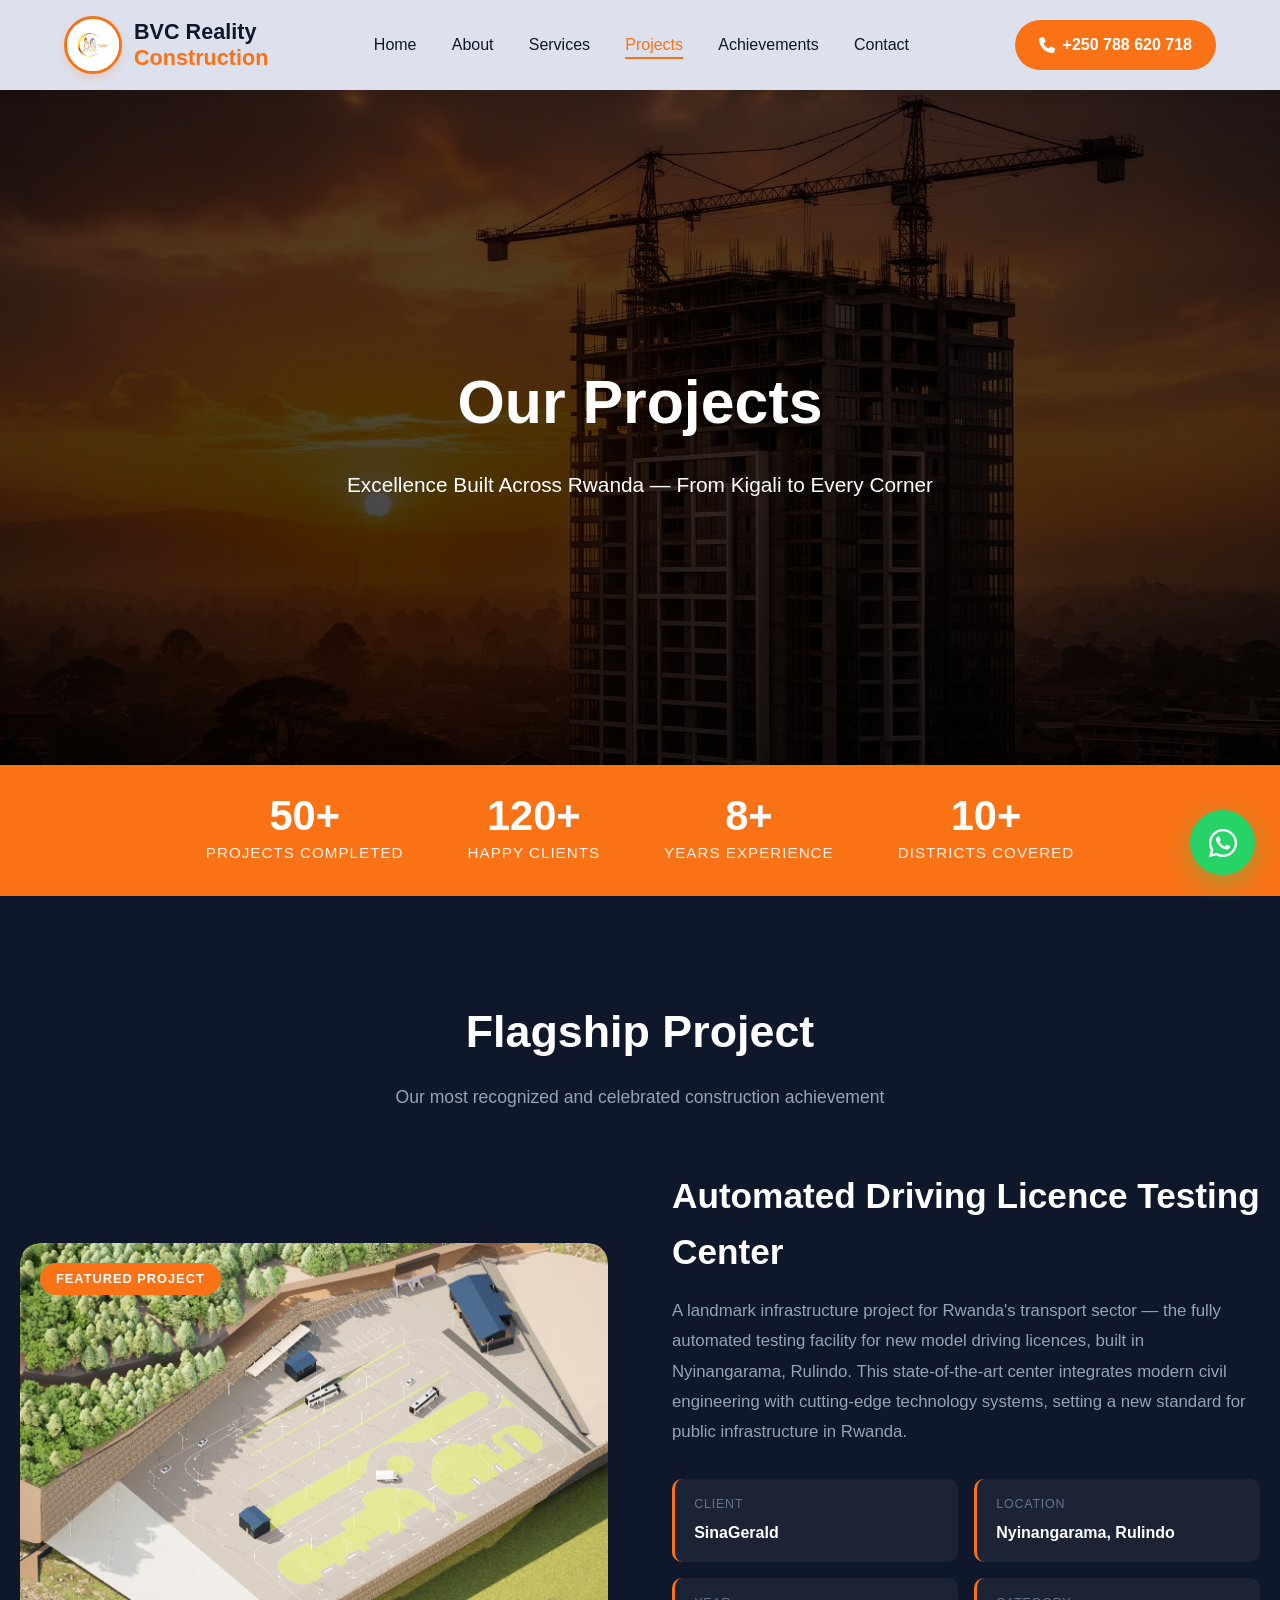
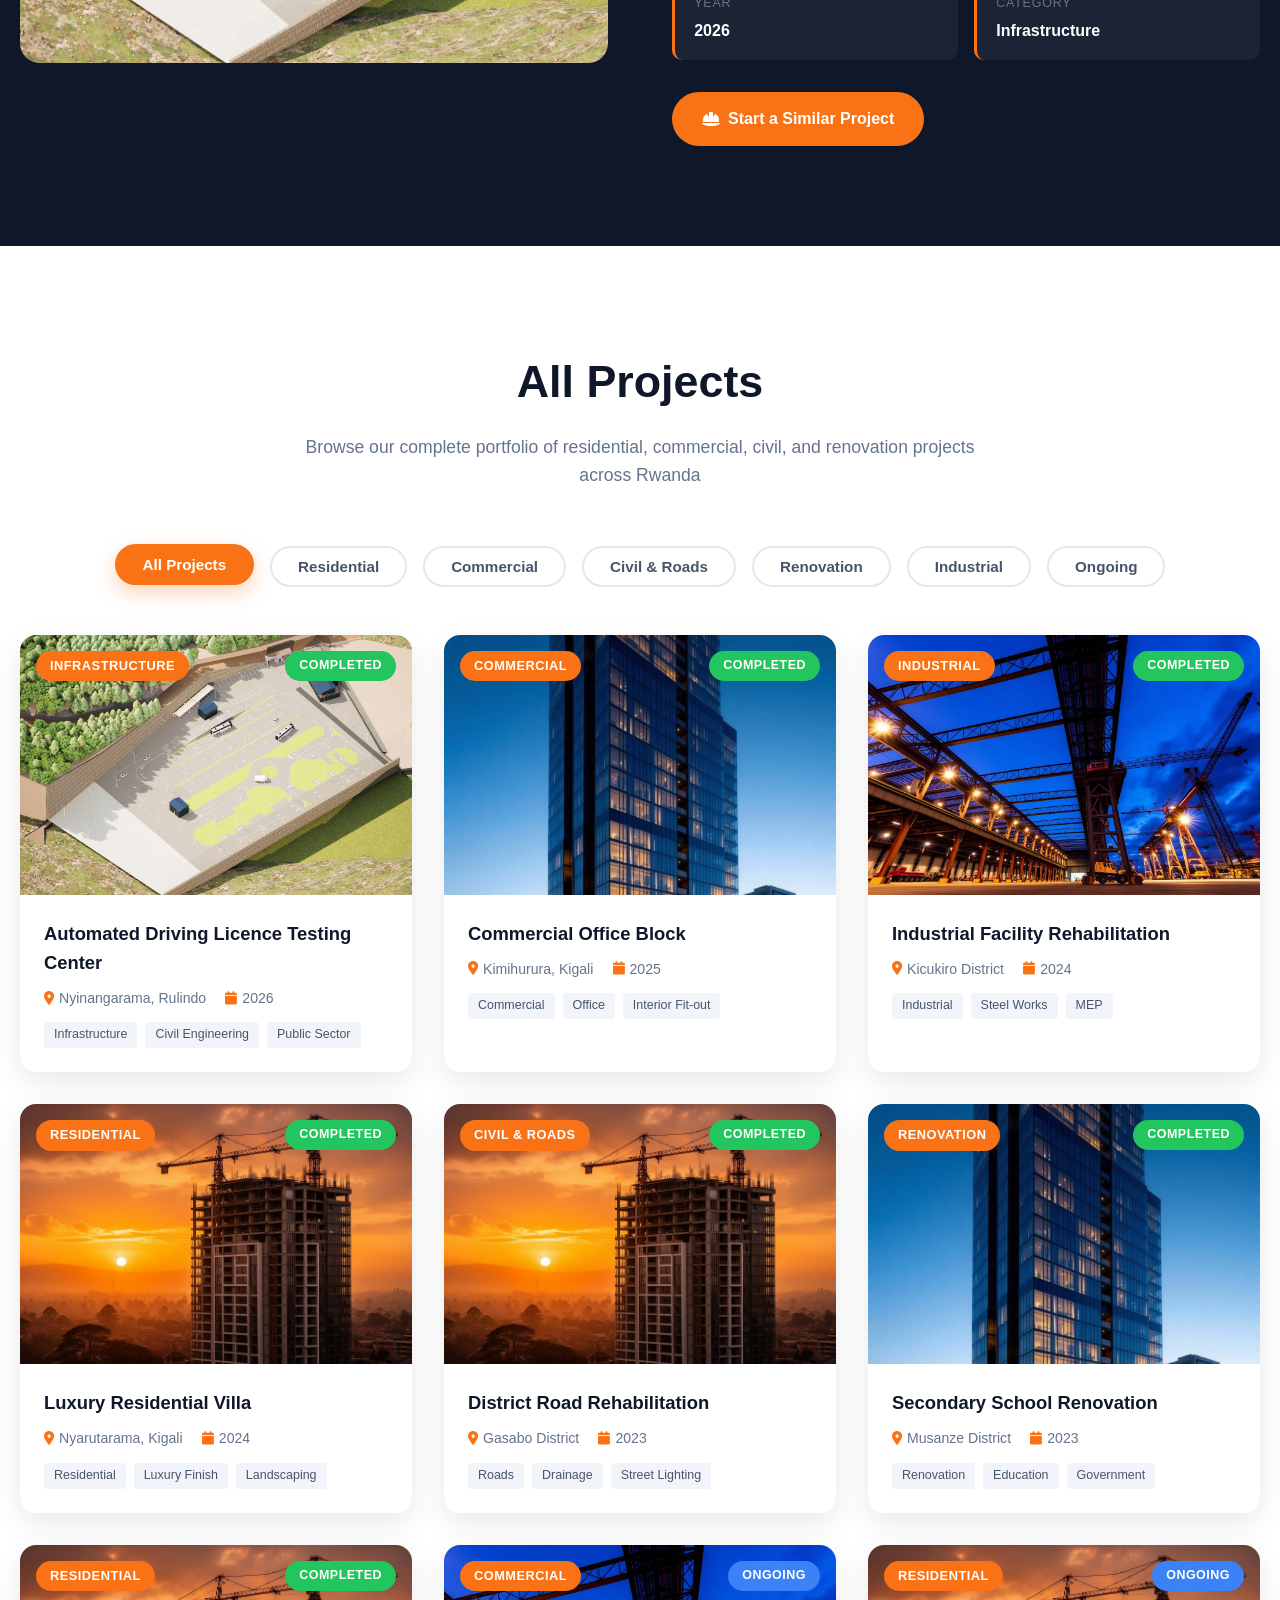
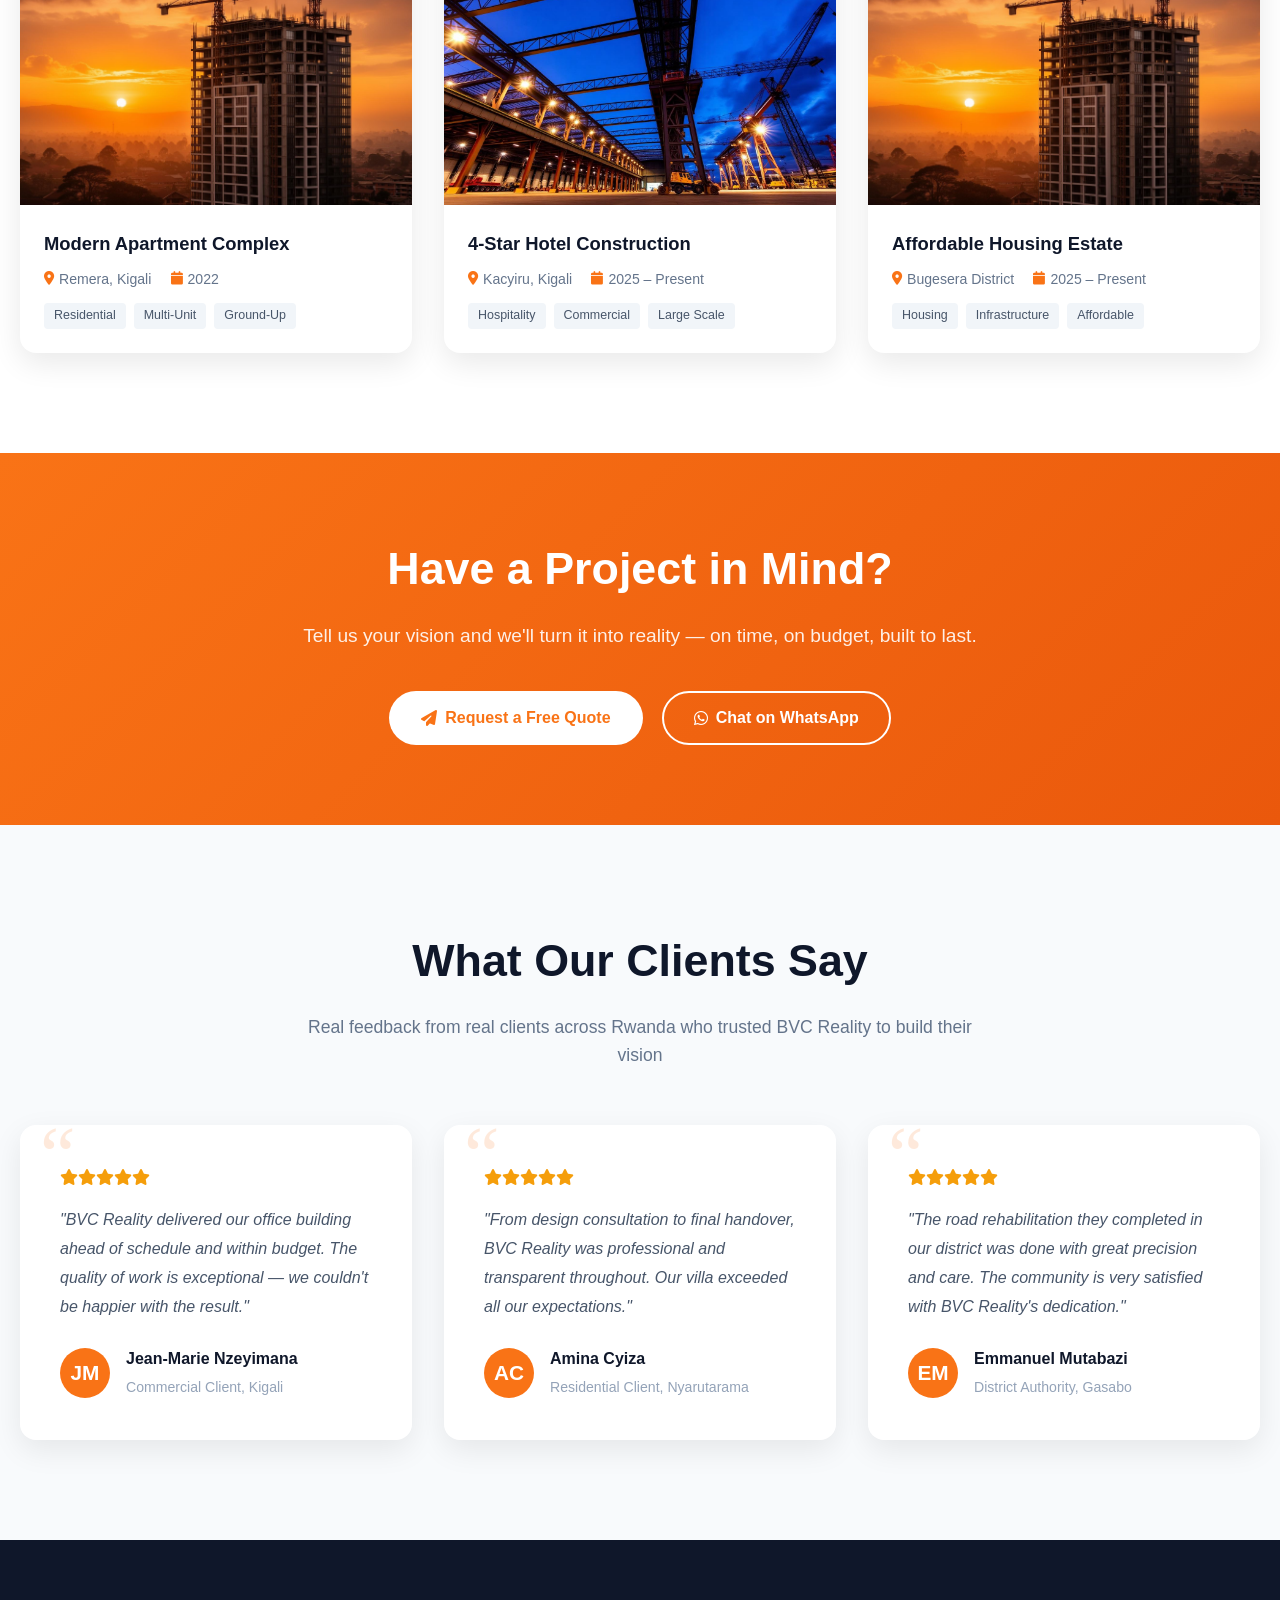
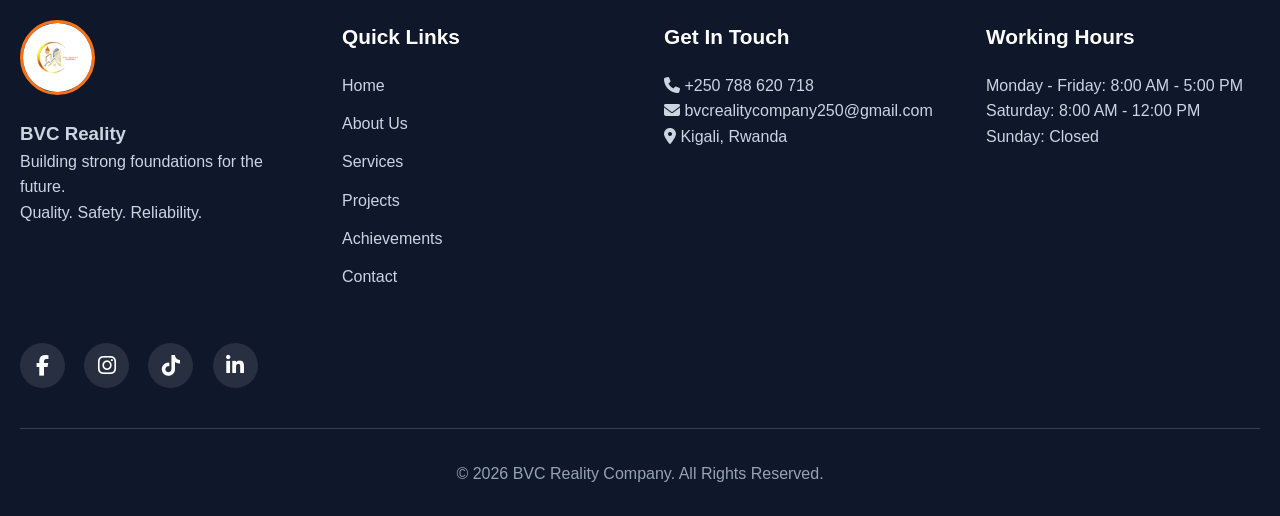
<file: projects.html>
<!DOCTYPE html>
<html lang="en">
<head>
  <meta charset="UTF-8">
  <meta name="viewport" content="width=device-width, initial-scale=1.0">
  <title>Projects | BVC Reality Construction</title>
  <link rel="stylesheet" href="style.css">
  <link rel="stylesheet" href="https://cdnjs.cloudflare.com/ajax/libs/font-awesome/6.6.0/css/all.min.css">
  <!-- Projects styles moved to style.css -->
</head>
<body class="projects-page">

  <!-- ===== NAVBAR ===== -->
  <nav class="navbar" role="navigation" aria-label="Main navigation">
    <div class="nav-container">
      <div class="logo-container">
        <div class="logo">
          <img src="helo.jpeg" alt="BVC Reality Logo" loading="eager" decoding="async">
        </div>
        <div class="company-name">
          BVC Reality<br>
          <span>Construction</span>
        </div>
      </div>

      <ul class="nav-links">
        <li><a href="index.html">Home</a></li>
        <li><a href="about.html">About</a></li>
        <li><a href="services.html">Services</a></li>
        <li><a href="projects.html" class="active" aria-current="page">Projects</a></li>
        <li><a href="achievements.html">Achievements</a></li>
        <li><a href="contact.html">Contact</a></li>
      </ul>

      <div class="nav-actions">
        <a href="tel:+250788620718" class="call-btn" aria-label="Call +250 788 620 718">
          <i class="fas fa-phone"></i>
          <span class="call-text">+250 788 620 718</span>
        </a>
      </div>

      <div class="hamburger">
        <i class="fas fa-bars"></i>
      </div>
    </div>
  </nav>

  <!-- ===== HERO ===== -->
  <header class="projects-hero">
    <div>
      <h1>Our Projects</h1>
      <p>Excellence Built Across Rwanda — From Kigali to Every Corner</p>
    </div>
  </header>

  <!-- ===== STATS BAR ===== -->
  <div class="stats-bar">
    <div class="container">
      <div class="stats-bar-grid">
        <div class="stats-bar-item">
          <h3>50+</h3>
          <p>Projects Completed</p>
        </div>
        <div class="stats-bar-item">
          <h3>120+</h3>
          <p>Happy Clients</p>
        </div>
        <div class="stats-bar-item">
          <h3>8+</h3>
          <p>Years Experience</p>
        </div>
        <div class="stats-bar-item">
          <h3>10+</h3>
          <p>Districts Covered</p>
        </div>
      </div>
    </div>
  </div>

  <!-- ===== FEATURED PROJECT ===== -->
  <section class="featured-section">
    <div class="container">
      <h2 class="section-title">Flagship Project</h2>
      <p class="section-subtitle">Our most recognized and celebrated construction achievement</p>
      <div class="featured-grid">
        <div class="featured-img">
          <img src="assets/driving.jpeg" alt="Automated Driving Licence Testing Center" loading="lazy" decoding="async" srcset="assets/driving.jpeg 600w, assets/driving.jpeg 1200w" sizes="(max-width: 768px) 100vw, 50vw">
        </div>
        <div class="featured-info">
          <h2>Automated Driving Licence Testing Center</h2>
          <p>
            A landmark infrastructure project for Rwanda's transport sector — the fully automated testing facility for new model driving licences, 
            built in Nyinangarama, Rulindo. This state-of-the-art center integrates modern civil engineering with cutting-edge technology systems, 
            setting a new standard for public infrastructure in Rwanda.
          </p>
          <div class="featured-details">
            <div class="detail-item">
              <span>Client</span>
              <strong>SinaGerald</strong>
            </div>
            <div class="detail-item">
              <span>Location</span>
              <strong>Nyinangarama, Rulindo</strong>
            </div>
            <div class="detail-item">
              <span>Year</span>
              <strong>2026</strong>
            </div>
            <div class="detail-item">
              <span>Category</span>
              <strong>Infrastructure</strong>
            </div>
          </div>
          <a href="contact.html" class="btn-primary-pro">
            <i class="fas fa-hard-hat"></i> Start a Similar Project
          </a>
        </div>
      </div>
    </div>
  </section>

  <!-- ===== ALL PROJECTS ===== -->
  <section class="about-section">
    <div class="container">
      <h2 class="section-title">All Projects</h2>
      <p class="section-subtitle">Browse our complete portfolio of residential, commercial, civil, and renovation projects across Rwanda</p>

      <!-- Filter Tabs -->
      <div class="filter-bar">
        <button class="filter-btn active" data-filter="all">All Projects</button>
        <button class="filter-btn" data-filter="residential">Residential</button>
        <button class="filter-btn" data-filter="commercial">Commercial</button>
        <button class="filter-btn" data-filter="civil">Civil & Roads</button>
        <button class="filter-btn" data-filter="renovation">Renovation</button>
        <button class="filter-btn" data-filter="industrial">Industrial</button>
        <button class="filter-btn" data-filter="ongoing">Ongoing</button>
      </div>

      <!-- Projects Grid -->
      <div class="projects-masonry">

        <!-- Project 1 -->
        <div id="project-driving" class="project-card-pro" data-category="civil">
          <div class="project-img-wrap">
            <img src="assets/driving.jpeg" alt="Driving Test Center" loading="lazy" decoding="async" srcset="assets/driving.jpeg 600w, assets/driving.jpeg 1200w" sizes="(max-width: 768px) 100vw, 370px">
            <span class="project-badge">Infrastructure</span>
            <span class="status-badge status-completed">Completed</span>
            <div class="project-overlay">
              <div class="overlay-content">
                <p>State-of-the-art automated testing facility for driving licence evaluation, built to the highest civil standards.</p>
                <a href="project-driving.html" class="overlay-btn"><i class="fas fa-arrow-right"></i> View Project</a>
              </div>
            </div>
          </div>
          <div class="project-card-body">
            <h3>Automated Driving Licence Testing Center</h3>
            <div class="project-meta">
              <span><i class="fas fa-map-marker-alt"></i> Nyinangarama, Rulindo</span>
              <span><i class="fas fa-calendar"></i> 2026</span>
            </div>
            <div class="project-tags">
              <span class="project-tag">Infrastructure</span>
              <span class="project-tag">Civil Engineering</span>
              <span class="project-tag">Public Sector</span>
            </div>
          </div>
        </div>

        <!-- Project 2 -->
        <div id="project-office" class="project-card-pro" data-category="commercial">
          <div class="project-img-wrap">
            <img src="project-residential.jpg" alt="Commercial Office Block" loading="lazy" decoding="async" srcset="project-residential.jpg 600w, project-residential.jpg 1200w" sizes="(max-width: 768px) 100vw, 370px">
            <span class="project-badge">Commercial</span>
            <span class="status-badge status-completed">Completed</span>
            <div class="project-overlay">
              <div class="overlay-content">
                <p>Modern multi-story commercial office block with premium finishing, glass facade, and underground parking.</p>
                <a href="project-office.html" class="overlay-btn"><i class="fas fa-arrow-right"></i> View Project</a>
              </div>
            </div>
          </div>
          <div class="project-card-body">
            <h3>Commercial Office Block</h3>
            <div class="project-meta">
              <span><i class="fas fa-map-marker-alt"></i> Kimihurura, Kigali</span>
              <span><i class="fas fa-calendar"></i> 2025</span>
            </div>
            <div class="project-tags">
              <span class="project-tag">Commercial</span>
              <span class="project-tag">Office</span>
              <span class="project-tag">Interior Fit-out</span>
            </div>
          </div>
        </div>

        <!-- Project 3 -->
        <div id="project-industrial" class="project-card-pro" data-category="industrial">
          <div class="project-img-wrap">
            <img src="project-industrial.jpg" alt="Industrial Rehabilitation" loading="lazy" decoding="async" srcset="project-industrial.jpg 600w, project-industrial.jpg 1200w" sizes="(max-width: 768px) 100vw, 370px">
            <span class="project-badge">Industrial</span>
            <span class="status-badge status-completed">Completed</span>
            <div class="project-overlay">
              <div class="overlay-content">
                <p>Full structural rehabilitation of an industrial warehouse facility including steel works and MEP upgrades.</p>
                <a href="project-industrial.html" class="overlay-btn"><i class="fas fa-arrow-right"></i> View Project</a>
              </div>
            </div>
          </div>
          <div class="project-card-body">
            <h3>Industrial Facility Rehabilitation</h3>
            <div class="project-meta">
              <span><i class="fas fa-map-marker-alt"></i> Kicukiro District</span>
              <span><i class="fas fa-calendar"></i> 2024</span>
            </div>
            <div class="project-tags">
              <span class="project-tag">Industrial</span>
              <span class="project-tag">Steel Works</span>
              <span class="project-tag">MEP</span>
            </div>
          </div>
        </div>

        <!-- Project 4 -->
        <div class="project-card-pro" data-category="residential">
          <div class="project-img-wrap">
            <img src="hero-construction.jpg" alt="Luxury Villa" loading="lazy" decoding="async" srcset="hero-construction.jpg 600w, hero-construction.jpg 1200w" sizes="(max-width: 768px) 100vw, 370px">
            <span class="project-badge">Residential</span>
            <span class="status-badge status-completed">Completed</span>
            <div class="project-overlay">
              <div class="overlay-content">
                <p>Custom-designed luxury villa with high-end finishing, landscaping, and smart home integration.</p>
                <a href="project-villa.html" class="overlay-btn"><i class="fas fa-arrow-right"></i> View Project</a>
              </div>
            </div>
          </div>
          <div class="project-card-body">
            <h3>Luxury Residential Villa</h3>
            <div class="project-meta">
              <span><i class="fas fa-map-marker-alt"></i> Nyarutarama, Kigali</span>
              <span><i class="fas fa-calendar"></i> 2024</span>
            </div>
            <div class="project-tags">
              <span class="project-tag">Residential</span>
              <span class="project-tag">Luxury Finish</span>
              <span class="project-tag">Landscaping</span>
            </div>
          </div>
        </div>

        <!-- Project 5 -->
        <div class="project-card-pro" data-category="civil">
          <div class="project-img-wrap">
            <img src="hero-construction.jpg" alt="Road Construction" loading="lazy" decoding="async" srcset="hero-construction.jpg 600w, hero-construction.jpg 1200w" sizes="(max-width: 768px) 100vw, 370px">
            <span class="project-badge">Civil & Roads</span>
            <span class="status-badge status-completed">Completed</span>
            <div class="project-overlay">
              <div class="overlay-content">
                <p>Rehabilitation and paving of 3.5km district road including drainage, curbing, and street lighting installation.</p>
                <a href="project-road.html" class="overlay-btn"><i class="fas fa-arrow-right"></i> View Project</a>
              </div>
            </div>
          </div>
          <div class="project-card-body">
            <h3>District Road Rehabilitation</h3>
            <div class="project-meta">
              <span><i class="fas fa-map-marker-alt"></i> Gasabo District</span>
              <span><i class="fas fa-calendar"></i> 2023</span>
            </div>
            <div class="project-tags">
              <span class="project-tag">Roads</span>
              <span class="project-tag">Drainage</span>
              <span class="project-tag">Street Lighting</span>
            </div>
          </div>
        </div>

        <!-- Project 6 -->
        <div class="project-card-pro" data-category="renovation">
          <div class="project-img-wrap">
            <img src="project-residential.jpg" alt="School Renovation" loading="lazy" decoding="async" srcset="project-residential.jpg 600w, project-residential.jpg 1200w" sizes="(max-width: 768px) 100vw, 370px">
            <span class="project-badge">Renovation</span>
            <span class="status-badge status-completed">Completed</span>
            <div class="project-overlay">
              <div class="overlay-content">
                <p>Complete renovation of a secondary school including classrooms, sanitation blocks, and administrative block.</p>
                <a href="project-school.html" class="overlay-btn"><i class="fas fa-arrow-right"></i> View Project</a>
              </div>
            </div>
          </div>
          <div class="project-card-body">
            <h3>Secondary School Renovation</h3>
            <div class="project-meta">
              <span><i class="fas fa-map-marker-alt"></i> Musanze District</span>
              <span><i class="fas fa-calendar"></i> 2023</span>
            </div>
            <div class="project-tags">
              <span class="project-tag">Renovation</span>
              <span class="project-tag">Education</span>
              <span class="project-tag">Government</span>
            </div>
          </div>
        </div>

        <!-- Project 7 -->
        <div class="project-card-pro" data-category="residential">
          <div class="project-img-wrap">
            <img src="hero-construction.jpg" alt="Apartment Complex" loading="lazy" decoding="async" srcset="hero-construction.jpg 600w, hero-construction.jpg 1200w" sizes="(max-width: 768px) 100vw, 370px">
            <span class="project-badge">Residential</span>
            <span class="status-badge status-completed">Completed</span>
            <div class="project-overlay">
              <div class="overlay-content">
                <p>8-unit modern apartment complex with underground parking, rooftop terrace, and high-quality finishing.</p>
                <a href="project-apartments.html" class="overlay-btn"><i class="fas fa-arrow-right"></i> View Project</a>
              </div>
            </div>
          </div>
          <div class="project-card-body">
            <h3>Modern Apartment Complex</h3>
            <div class="project-meta">
              <span><i class="fas fa-map-marker-alt"></i> Remera, Kigali</span>
              <span><i class="fas fa-calendar"></i> 2022</span>
            </div>
            <div class="project-tags">
              <span class="project-tag">Residential</span>
              <span class="project-tag">Multi-Unit</span>
              <span class="project-tag">Ground-Up</span>
            </div>
          </div>
        </div>

        <!-- Project 8 - Ongoing -->
        <div class="project-card-pro" data-category="ongoing">
          <div class="project-img-wrap">
            <img src="project-industrial.jpg" alt="Hotel Construction" loading="lazy" decoding="async" srcset="project-industrial.jpg 600w, project-industrial.jpg 1200w" sizes="(max-width: 768px) 100vw, 370px">
            <span class="project-badge">Commercial</span>
            <span class="status-badge status-ongoing">Ongoing</span>
            <div class="project-overlay">
              <div class="overlay-content">
                <p>4-star hotel construction with 80 rooms, conference facilities, restaurant, and swimming pool. Currently at roofing stage.</p>
                <a href="project-hotel.html" class="overlay-btn"><i class="fas fa-arrow-right"></i> View Project</a>
              </div>
            </div>
          </div>
          <div class="project-card-body">
            <h3>4-Star Hotel Construction</h3>
            <div class="project-meta">
              <span><i class="fas fa-map-marker-alt"></i> Kacyiru, Kigali</span>
              <span><i class="fas fa-calendar"></i> 2025 – Present</span>
            </div>
            <div class="project-tags">
              <span class="project-tag">Hospitality</span>
              <span class="project-tag">Commercial</span>
              <span class="project-tag">Large Scale</span>
            </div>
          </div>
        </div>

        <!-- Project 9 - Ongoing -->
        <div class="project-card-pro" data-category="ongoing">
          <div class="project-img-wrap">
            <img src="hero-construction.jpg" alt="Housing Estate" loading="lazy" decoding="async" srcset="hero-construction.jpg 600w, hero-construction.jpg 1200w" sizes="(max-width: 768px) 100vw, 370px">
            <span class="project-badge">Residential</span>
            <span class="status-badge status-ongoing">Ongoing</span>
            <div class="project-overlay">
              <div class="overlay-content">
                <p>Affordable housing development with 24 units, access roads, water, and electricity infrastructure included.</p>
                <a href="project-housing.html" class="overlay-btn"><i class="fas fa-arrow-right"></i> View Project</a>
              </div>
            </div>
          </div>
          <div class="project-card-body">
            <h3>Affordable Housing Estate</h3>
            <div class="project-meta">
              <span><i class="fas fa-map-marker-alt"></i> Bugesera District</span>
              <span><i class="fas fa-calendar"></i> 2025 – Present</span>
            </div>
            <div class="project-tags">
              <span class="project-tag">Housing</span>
              <span class="project-tag">Infrastructure</span>
              <span class="project-tag">Affordable</span>
            </div>
          </div>
        </div>

      </div>
    </div>
  </section>

  <!-- ===== INLINE CTA ===== -->
  <section class="testimonial-cta">
    <div class="container">
      <h2>Have a Project in Mind?</h2>
      <p>Tell us your vision and we'll turn it into reality — on time, on budget, built to last.</p>
      <div class="cta-buttons">
        <a href="contact.html" class="btn-white">
          <i class="fas fa-paper-plane"></i> Request a Free Quote
        </a>
        <a href="https://wa.me/250788620718" target="_blank" class="btn-outline-white">
          <i class="fab fa-whatsapp"></i> Chat on WhatsApp
        </a>
      </div>
    </div>
  </section>

  <!-- ===== TESTIMONIALS ===== -->
  <section class="testimonials-section">
    <div class="container">
      <h2 class="section-title">What Our Clients Say</h2>
      <p class="section-subtitle">Real feedback from real clients across Rwanda who trusted BVC Reality to build their vision</p>
      <div class="testimonials-grid">

        <div class="testimonial-card">
          <div class="stars">
            <i class="fas fa-star"></i><i class="fas fa-star"></i><i class="fas fa-star"></i><i class="fas fa-star"></i><i class="fas fa-star"></i>
          </div>
          <p>"BVC Reality delivered our office building ahead of schedule and within budget. The quality of work is exceptional — we couldn't be happier with the result."</p>
          <div class="testimonial-author">
            <div class="author-avatar">JM</div>
            <div class="author-info">
              <h4>Jean-Marie Nzeyimana</h4>
              <span>Commercial Client, Kigali</span>
            </div>
          </div>
        </div>

        <div class="testimonial-card">
          <div class="stars">
            <i class="fas fa-star"></i><i class="fas fa-star"></i><i class="fas fa-star"></i><i class="fas fa-star"></i><i class="fas fa-star"></i>
          </div>
          <p>"From design consultation to final handover, BVC Reality was professional and transparent throughout. Our villa exceeded all our expectations."</p>
          <div class="testimonial-author">
            <div class="author-avatar">AC</div>
            <div class="author-info">
              <h4>Amina Cyiza</h4>
              <span>Residential Client, Nyarutarama</span>
            </div>
          </div>
        </div>

        <div class="testimonial-card">
          <div class="stars">
            <i class="fas fa-star"></i><i class="fas fa-star"></i><i class="fas fa-star"></i><i class="fas fa-star"></i><i class="fas fa-star"></i>
          </div>
          <p>"The road rehabilitation they completed in our district was done with great precision and care. The community is very satisfied with BVC Reality's dedication."</p>
          <div class="testimonial-author">
            <div class="author-avatar">EM</div>
            <div class="author-info">
              <h4>Emmanuel Mutabazi</h4>
              <span>District Authority, Gasabo</span>
            </div>
          </div>
        </div>

      </div>
    </div>
  </section>

  <!-- ===== FOOTER ===== -->
  <footer>
    <div class="container">
      <div class="footer-grid">
        <div class="footer-col">
          <img src="helo.jpeg" alt="BVC Reality Logo" class="footer-logo" loading="lazy" decoding="async">
          <h3>BVC Reality</h3>
          <p>Building strong foundations for the future.<br>Quality. Safety. Reliability.</p>
        </div>

        <div class="footer-col">
          <h4>Quick Links</h4>
          <a href="index.html">Home</a>
          <a href="about.html">About Us</a>
          <a href="services.html">Services</a>
          <a href="projects.html">Projects</a>
          <a href="achievements.html">Achievements</a>
          <a href="contact.html">Contact</a>
        </div>

        <div class="footer-col">
          <h4>Get In Touch</h4>
          <p><i class="fas fa-phone"></i> +250 788 620 718</p>
          <p><i class="fas fa-envelope"></i> bvcrealitycompany250@gmail.com</p>
          <p><i class="fas fa-map-marker-alt"></i> Kigali, Rwanda</p>
        </div>

        <div class="footer-col">
          <h4>Working Hours</h4>
          <p>Monday - Friday: 8:00 AM - 5:00 PM</p>
          <p>Saturday: 8:00 AM - 12:00 PM</p>
          <p>Sunday: Closed</p>
        </div>
      </div>

      <div class="social-media">
        <a href="https://www.facebook.com/bvcrealitycompany250"><i class="fab fa-facebook-f"></i></a>
        <a href="https://www.instagram.com/bvcrealitycompany250/"><i class="fab fa-instagram"></i></a>
        <a href="https://www.tiktok.com/@user8606277855050?is_from_webapp=1&sender_device=pc"><i class="fab fa-tiktok"></i></a>
        <a href="https://www.linkedin.com/company/bvcrealitycompany250"><i class="fab fa-linkedin-in"></i></a>
      </div>

      <div class="footer-bottom">
        <p>&copy; 2026 BVC Reality Company. All Rights Reserved.</p>
      </div>
    </div>
  </footer>

  <!-- Floating WhatsApp -->
  <a href="https://wa.me/250788620718" target="_blank" class="floating-whatsapp">
    <i class="fab fa-whatsapp"></i>
  </a>

  <script src="script.js"></script>

</body>
</html>
</file>
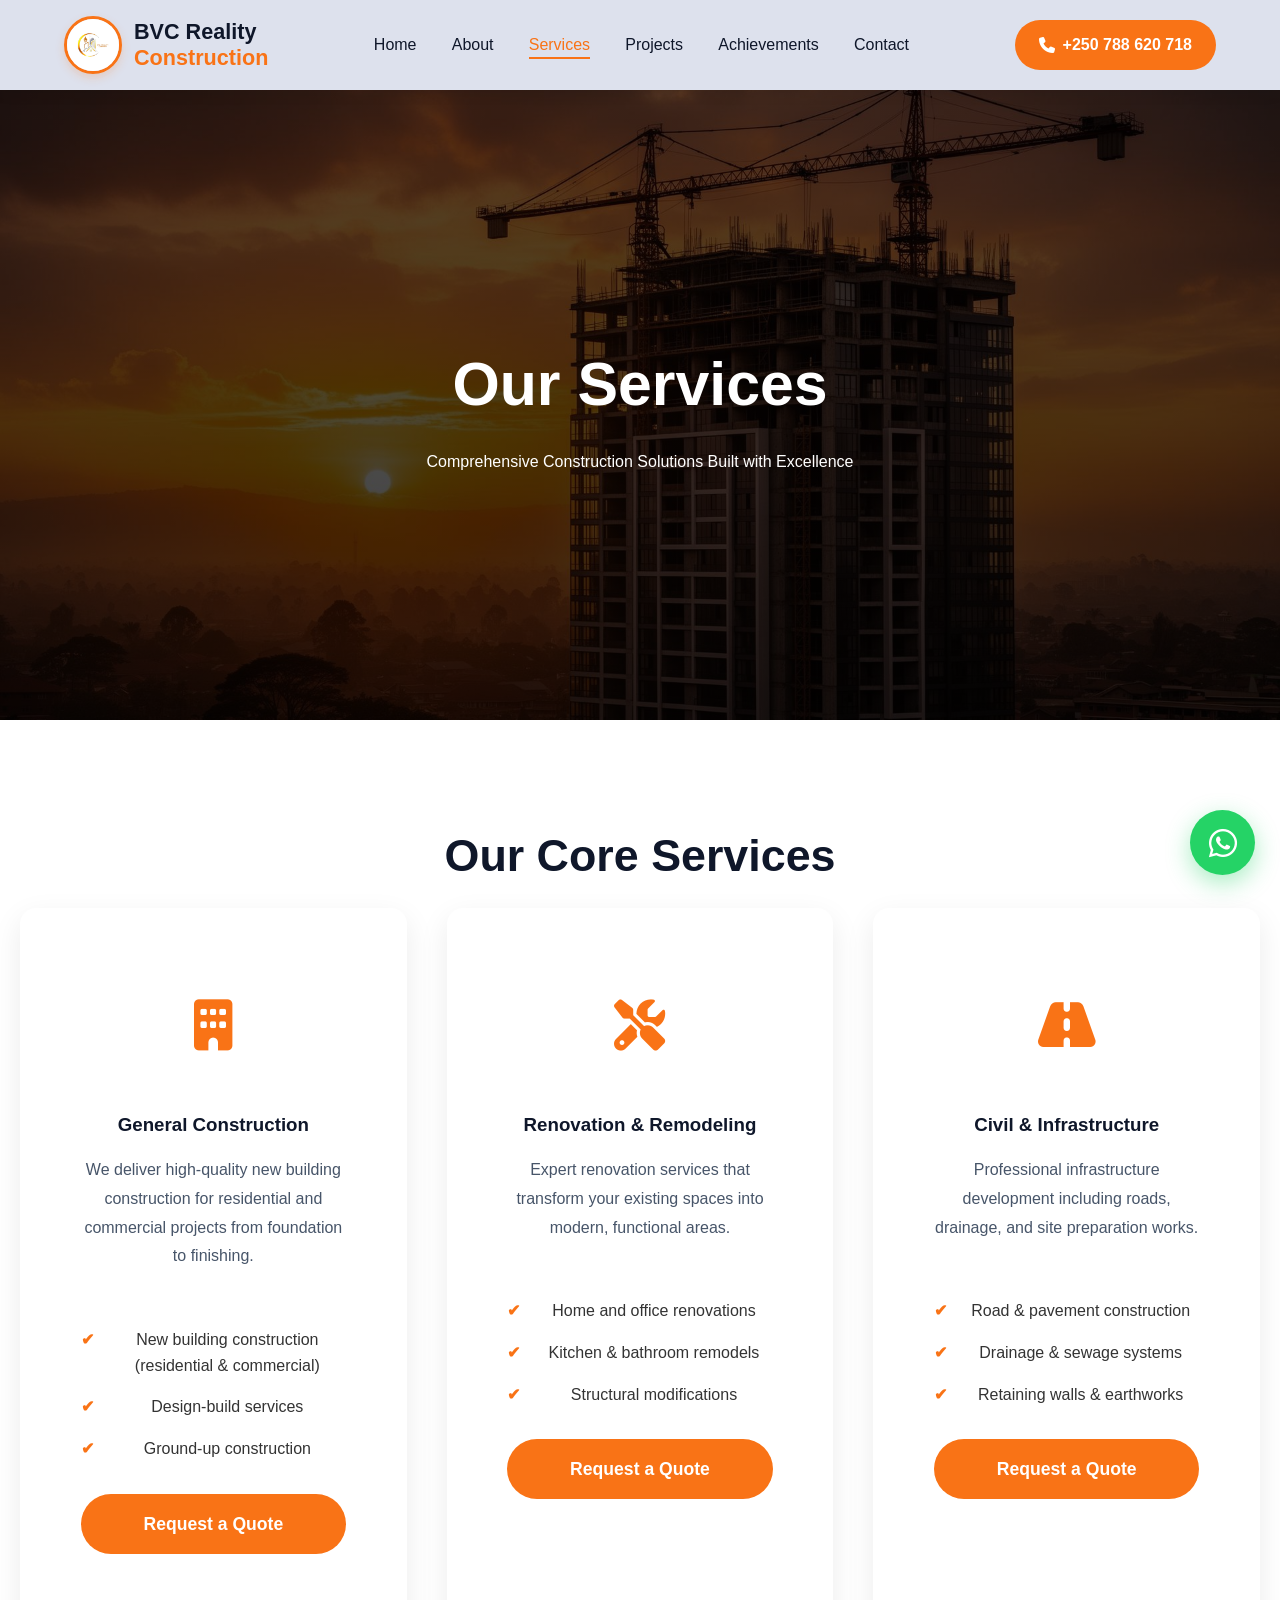
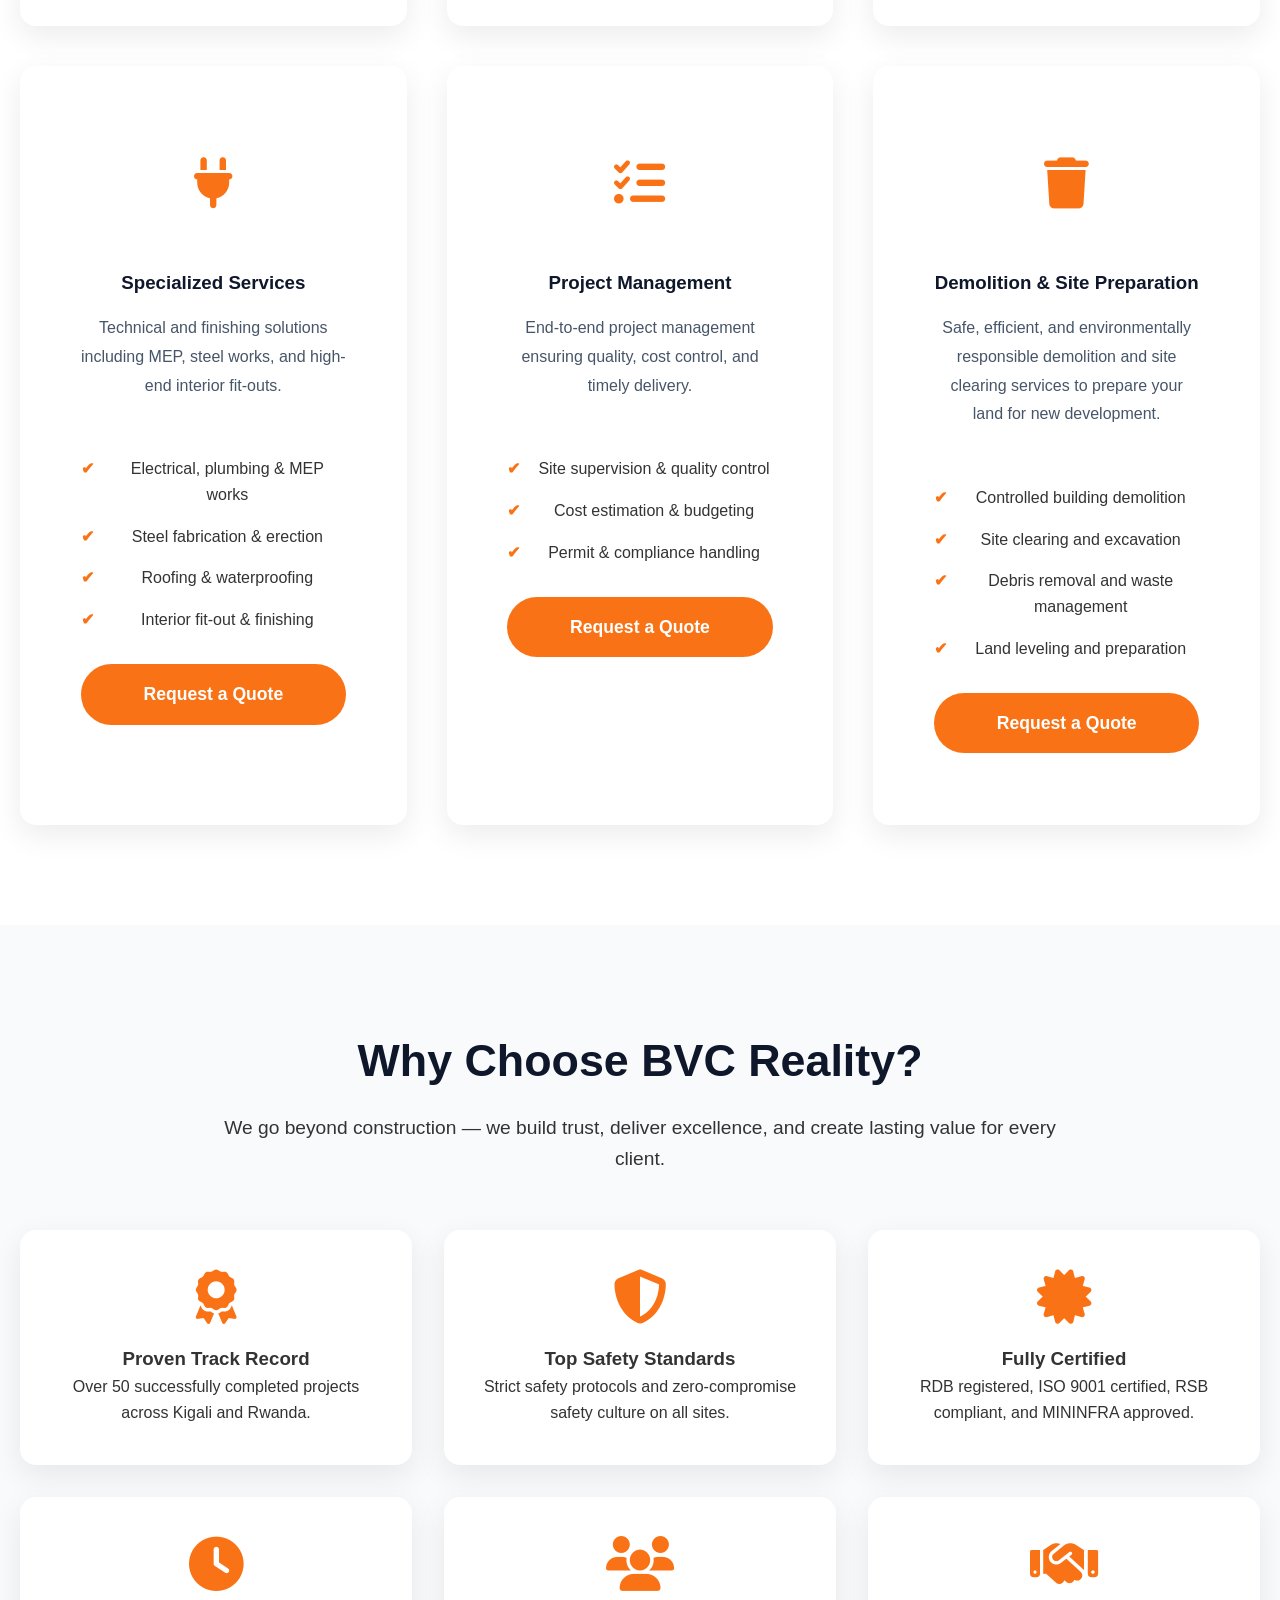
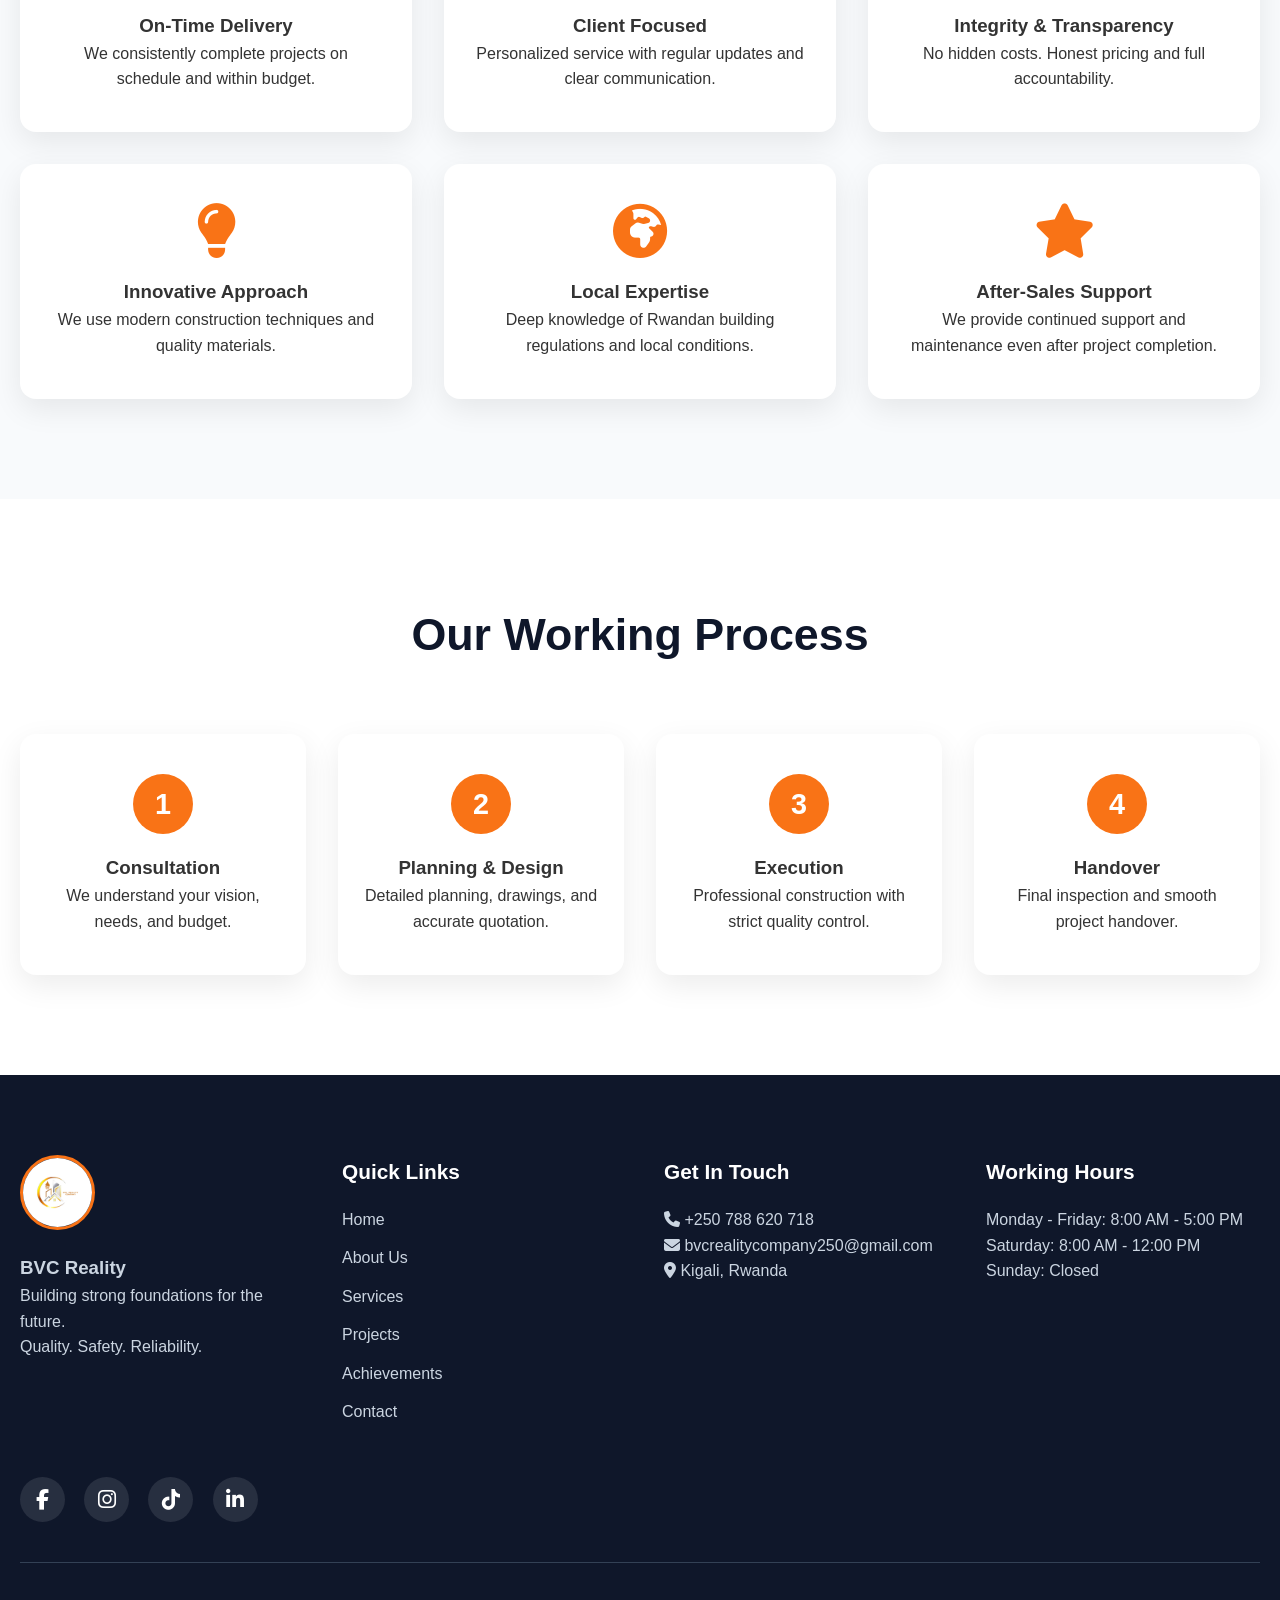
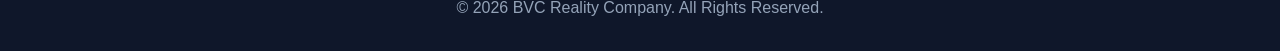
<file: services.html>
<!DOCTYPE html>
<html lang="en">
<head>
  <meta charset="UTF-8">
  <meta name="viewport" content="width=device-width, initial-scale=1.0">
  <title>Services | BVC Reality Construction</title>
  <link rel="stylesheet" href="style.css">
  <link rel="stylesheet" href="https://cdnjs.cloudflare.com/ajax/libs/font-awesome/6.6.0/css/all.min.css">
  <!-- Services page styles moved to style.css -->
  <meta name="description" content="Services offered by BVC Reality Construction">
  <meta name="keywords" content="Construction, Services, BVC Reality">
  <meta name="author" content="BVC Reality Company">
</head>
<body class="services-page">

  <!-- Navbar -->
  <nav class="navbar" role="navigation" aria-label="Main navigation">
    <div class="nav-container">
      <div class="logo-container">
        <div class="logo">
          <img src="helo.jpeg" alt="BVC Reality Logo" loading="eager" decoding="async">
        </div>
        <div class="company-name">
          BVC Reality<br>
          <span>Construction</span>
        </div>
      </div>

      <ul class="nav-links">
        <li><a href="index.html">Home</a></li>
        <li><a href="about.html">About</a></li>
        <li><a href="services.html" class="active" aria-current="page">Services</a></li>
        <li><a href="projects.html">Projects</a></li>
        <li><a href="achievements.html">Achievements</a></li>
        <li><a href="contact.html">Contact</a></li>
      </ul>

      <div class="nav-actions">
        <a href="tel:+250788620718" class="call-btn" aria-label="Call +250 788 620 718">
          <i class="fas fa-phone"></i>
          <span class="call-text">+250 788 620 718</span>
        </a>
      </div>

      <div class="hamburger">
        <i class="fas fa-bars"></i>
      </div>
    </div>
  </nav>

  <!-- Hero -->
  <header class="services-hero">
    <div>
      <h1>Our Services</h1>
      <p>Comprehensive Construction Solutions Built with Excellence</p>
    </div>
  </header>

  <!-- Services Grid -->
  <section class="about-section">
    <div class="container">
      <h2 class="section-title">Our Core Services</h2>
      
      <div class="service-grid">

        <!-- 1 -->
        <div class="service-card">
          <div class="service-icon"><i class="fas fa-building"></i></div>
          <div class="service-content">
            <h3>General Construction</h3>
            <p>We deliver high-quality new building construction for residential and commercial projects from foundation to finishing.</p>
            <div class="service-features">
              <ul>
                <li>New building construction (residential & commercial)</li>
                <li>Design-build services</li>
                <li>Ground-up construction</li>
              </ul>
            </div>
            <a href="contact.html" class="btn btn-primary">Request a Quote</a>
          </div>
        </div>

        <!-- 2 -->
        <div class="service-card">
          <div class="service-icon"><i class="fas fa-tools"></i></div>
          <div class="service-content">
            <h3>Renovation & Remodeling</h3>
            <p>Expert renovation services that transform your existing spaces into modern, functional areas.</p>
            <div class="service-features">
              <ul>
                <li>Home and office renovations</li>
                <li>Kitchen & bathroom remodels</li>
                <li>Structural modifications</li>
              </ul>
            </div>
            <a href="contact.html" class="btn btn-primary">Request a Quote</a>
          </div>
        </div>

        <!-- 3 -->
        <div class="service-card">
          <div class="service-icon"><i class="fas fa-road"></i></div>
          <div class="service-content">
            <h3>Civil & Infrastructure</h3>
            <p>Professional infrastructure development including roads, drainage, and site preparation works.</p>
            <div class="service-features">
              <ul>
                <li>Road & pavement construction</li>
                <li>Drainage & sewage systems</li>
                <li>Retaining walls & earthworks</li>
              </ul>
            </div>
            <a href="contact.html" class="btn btn-primary">Request a Quote</a>
          </div>
        </div>

        <!-- 4 -->
        <div class="service-card">
          <div class="service-icon"><i class="fas fa-plug"></i></div>
          <div class="service-content">
            <h3>Specialized Services</h3>
            <p>Technical and finishing solutions including MEP, steel works, and high-end interior fit-outs.</p>
            <div class="service-features">
              <ul>
                <li>Electrical, plumbing & MEP works</li>
                <li>Steel fabrication & erection</li>
                <li>Roofing & waterproofing</li>
                <li>Interior fit-out & finishing</li>
              </ul>
            </div>
            <a href="contact.html" class="btn btn-primary">Request a Quote</a>
          </div>
        </div>

        <!-- 5 -->
        <div class="service-card">
          <div class="service-icon"><i class="fas fa-tasks"></i></div>
          <div class="service-content">
            <h3>Project Management</h3>
            <p>End-to-end project management ensuring quality, cost control, and timely delivery.</p>
            <div class="service-features">
              <ul>
                <li>Site supervision & quality control</li>
                <li>Cost estimation & budgeting</li>
                <li>Permit & compliance handling</li>
              </ul>
            </div>
            <a href="contact.html" class="btn btn-primary">Request a Quote</a>
          </div>
        </div>

        <!-- 6 New Service: Demolition & Site Preparation -->
        <div class="service-card">
          <div class="service-icon"><i class="fas fa-trash"></i></div>
          <div class="service-content">
            <h3>Demolition & Site Preparation</h3>
            <p>Safe, efficient, and environmentally responsible demolition and site clearing services to prepare your land for new development.</p>
            <div class="service-features">
              <ul>
                <li>Controlled building demolition</li>
                <li>Site clearing and excavation</li>
                <li>Debris removal and waste management</li>
                <li>Land leveling and preparation</li>
              </ul>
            </div>
            <a href="contact.html" class="btn btn-primary">Request a Quote</a>
          </div>
        </div>

      </div>
    </div>
  </section>

  <!-- Why Choose BVC Reality - Now with 9 points -->
  <section class="about-section bg-light">
    <div class="container">
      <h2 class="section-title">Why Choose BVC Reality?</h2>
      <p class="lead">
        We go beyond construction — we build trust, deliver excellence, and create lasting value for every client.
      </p>

      <div class="why-choose-grid">
        <div class="why-card">
          <i class="fas fa-award"></i>
          <h3>Proven Track Record</h3>
          <p>Over 50 successfully completed projects across Kigali and Rwanda.</p>
        </div>
        <div class="why-card">
          <i class="fas fa-shield-alt"></i>
          <h3>Top Safety Standards</h3>
          <p>Strict safety protocols and zero-compromise safety culture on all sites.</p>
        </div>
        <div class="why-card">
          <i class="fas fa-certificate"></i>
          <h3>Fully Certified</h3>
          <p>RDB registered, ISO 9001 certified, RSB compliant, and MININFRA approved.</p>
        </div>
        <div class="why-card">
          <i class="fas fa-clock"></i>
          <h3>On-Time Delivery</h3>
          <p>We consistently complete projects on schedule and within budget.</p>
        </div>
        <div class="why-card">
          <i class="fas fa-users"></i>
          <h3>Client Focused</h3>
          <p>Personalized service with regular updates and clear communication.</p>
        </div>
        <div class="why-card">
          <i class="fas fa-handshake"></i>
          <h3>Integrity & Transparency</h3>
          <p>No hidden costs. Honest pricing and full accountability.</p>
        </div>
        <div class="why-card">
          <i class="fas fa-lightbulb"></i>
          <h3>Innovative Approach</h3>
          <p>We use modern construction techniques and quality materials.</p>
        </div>
        <div class="why-card">
          <i class="fas fa-globe-africa"></i>
          <h3>Local Expertise</h3>
          <p>Deep knowledge of Rwandan building regulations and local conditions.</p>
        </div>
        <!-- New Added Card -->
        <div class="why-card">
          <i class="fas fa-star"></i>
          <h3>After-Sales Support</h3>
          <p>We provide continued support and maintenance even after project completion.</p>
        </div>
      </div>
    </div>
  </section>

  <!-- How We Work -->
  <section class="about-section">
    <div class="container">
      <h2 class="section-title">Our Working Process</h2>
      <div class="process-steps">
        <div class="step-card">
          <div class="step-number">1</div>
          <h3>Consultation</h3>
          <p>We understand your vision, needs, and budget.</p>
        </div>
        <div class="step-card">
          <div class="step-number">2</div>
          <h3>Planning & Design</h3>
          <p>Detailed planning, drawings, and accurate quotation.</p>
        </div>
        <div class="step-card">
          <div class="step-number">3</div>
          <h3>Execution</h3>
          <p>Professional construction with strict quality control.</p>
        </div>
        <div class="step-card">
          <div class="step-number">4</div>
          <h3>Handover</h3>
          <p>Final inspection and smooth project handover.</p>
        </div>
      </div>
    </div>
  </section>

  <!-- Footer -->
  <footer>
    <div class="container">
      <div class="footer-grid">
        <div class="footer-col">
          <img src="helo.jpeg" alt="BVC Reality Logo" class="footer-logo" loading="lazy" decoding="async">
          <h3>BVC Reality</h3>
          <p>Building strong foundations for the future.<br>Quality. Safety. Reliability.</p>
        </div>

        <div class="footer-col">
          <h4>Quick Links</h4>
          <a href="index.html">Home</a>
          <a href="about.html">About Us</a>
          <a href="services.html">Services</a>
          <a href="projects.html">Projects</a>
          <a href="achievements.html">Achievements</a>
          <a href="contact.html">Contact</a>
        </div>

        <div class="footer-col">
          <h4>Get In Touch</h4>
          <p><i class="fas fa-phone"></i> +250 788 620 718</p>
          <p><i class="fas fa-envelope"></i> bvcrealitycompany250@gmail.com</p>
          <p><i class="fas fa-map-marker-alt"></i> Kigali, Rwanda</p>
        </div>

        <div class="footer-col">
          <h4>Working Hours</h4>
          <p>Monday - Friday: 8:00 AM - 5:00 PM</p>
          <p>Saturday: 8:00 AM - 12:00 PM</p>
          <p>Sunday: Closed</p>
        </div>
      </div>

      <div class="social-media">
        <a href="https://www.facebook.com/bvcrealitycompany250"><i class="fab fa-facebook-f"></i></a>
        <a href="https://www.instagram.com/bvcrealitycompany250/"><i class="fab fa-instagram"></i></a>
        <a href="https://www.tiktok.com/@user8606277855050?is_from_webapp=1&sender_device=pc"><i class="fab fa-tiktok"></i></a>
        <a href="https://www.linkedin.com/company/bvcrealitycompany250"><i class="fab fa-linkedin-in"></i></a>
      </div>

      <div class="footer-bottom">
        <p>&copy; 2026 BVC Reality Company. All Rights Reserved.</p>
      </div>
    </div>
  </footer>

  <!-- Floating WhatsApp -->
  <a href="https://wa.me/250788620718" target="_blank" class="floating-whatsapp">
    <i class="fab fa-whatsapp"></i>
  </a>

  <script src="script.js"></script>
</body>
</html>
</file>
<file: style.css>
* {
  margin: 0;
  padding: 0;
  box-sizing: border-box;
}

:root {
  --primary: #f97316;
  --dark: #0f172a;
  --light: #f8fafc;
  --nav-height: 85px;
}

body {
  /* account for fixed navbar when jumping to anchors */
  scroll-padding-top: var(--nav-height);
  font-family: 'Segoe UI', Tahoma, Geneva, Verdana, sans-serif;
  line-height: 1.6;
  color: #333;
  overflow-x: hidden;
}

/* ====================== NAVBAR ====================== */
.navbar {
  background: white;
  box-shadow: 0 2px 15px rgba(0, 0, 0, 0.08);
  position: fixed;
  width: 100%;
  top: 0;
  z-index: 1000;
  padding: 1rem 5%;
  transition: all 0.3s;
}

.nav-container {
  max-width: 1400px;
  margin: 0 auto;
  display: flex;
  align-items: center;
  justify-content: space-between;
}

/* Logo + Company Name */
.logo-container {
  display: flex;
  align-items: center;
  gap: 12px;
}

.logo {
  width: 58px;
  height: 58px;
  border-radius: 50%;
  overflow: hidden;
  border: 3px solid var(--primary);
  flex-shrink: 0;
  box-shadow: 0 4px 10px rgba(249, 115, 22, 0.2);
}

.logo img {
  width: 100%;
  height: 100%;
  object-fit: cover;
}

.company-name {
  font-size: 1.35rem;
  font-weight: 700;
  color: var(--dark);
  line-height: 1.2;
}

.company-name span {
  color: var(--primary);
  font-weight: 700;
}

/* Navigation Links */
.nav-links {
  display: flex;
  gap: 2.2rem;
  list-style: none;
}

.nav-links a {
  color: var(--dark);
  text-decoration: none;
  font-weight: 500;
  transition: color 0.3s;
  position: relative;
}

.nav-links a:hover,
.nav-links a.active {
  color: var(--primary);
}

.nav-links a::after {
  content: '';
  position: absolute;
  width: 0;
  height: 2px;
  bottom: -6px;
  left: 0;
  background: var(--primary);
  transition: width 0.3s;
}

.nav-links a:hover::after,
.nav-links a.active::after {
  width: 100%;
}

/* Call Button */
.call-btn {
  background: var(--primary);
  color: white;
  padding: 12px 24px;
  border-radius: 50px;
  text-decoration: none;
  font-weight: 600;
  display: flex;
  align-items: center;
  justify-content: center;
  gap: 8px;
}

/* Tablet */
@media (max-width: 768px) {
  .call-btn {
    padding: 10px 16px;
    font-size: 14px;
  }

  .call-btn i {
    font-size: 16px;
  }

  .call-text {
    font-size: 13px;
  }
}

/* Mobile */
@media (max-width: 480px) {
  .call-btn {
    width: 45px;
    height: 45px;
    padding: 0;
    border-radius: 50%;
  }

  .call-text {
    display: none; /* hide number */
  }

  .call-btn i {
    font-size: 18px;
  }
}

.call-btn:hover {
  background: #ea580c;
  transform: translateY(-2px);
}

.hamburger {
  display: none;
  font-size: 1.8rem;
  color: var(--dark);
  cursor: pointer;
}

/* ====================== HERO SECTION ====================== */
.hero {
  height: 100vh;
  background: linear-gradient(rgba(0,0,0,0.65), rgba(0,0,0,0.75)), 
              url('hero-construction.jpg') center/cover no-repeat;
  display: flex;
  align-items: center;
  justify-content: center;
  text-align: center;
  color: white;
  position: relative;
  margin-top: var(--nav-height);
}

/* Home page: slightly shorter hero to avoid large top image when scrolling */
.home-page .hero {
  min-height: 72vh;
  height: auto;
}

@media (max-width: 768px) {
  .home-page .hero {
    /* Keep mobile hero compact so content and buttons remain visible */
    min-height: 70vh;
    padding-top: calc(var(--nav-height) + 8px);
    align-items: flex-start;
  }
}

.hero-content {
  max-width: 900px;
  padding: 0 20px;
  animation: fadeInUp 1.2s ease forwards;
}

.hero h1 {
  font-size: 3.8rem;
  line-height: 1.1;
  margin-bottom: 1rem;
  font-weight: 700;
}

.slogan {
  font-size: 1.5rem;
  margin-bottom: 2.5rem;
  opacity: 0.95;
}

.hero-buttons {
  display: flex;
  gap: 1.5rem;
  justify-content: center;
  flex-wrap: wrap;
}

.btn {
  padding: 16px 36px;
  border-radius: 50px;
  font-size: 1.1rem;
  font-weight: 600;
  text-decoration: none;
  transition: all 0.4s;
}

.primary {
  background: var(--primary);
  color: white;
}
a{
  text-decoration: none;
}

.primary:hover {
  background: #ea580c;
  transform: translateY(-5px);
  box-shadow: 0 10px 25px rgba(249, 115, 22, 0.4);
}

.secondary {
  border: 2px solid white;
  color: white;
}

.secondary:hover {
  background: white;
  color: var(--dark);
}

/* ====================== SECTIONS ====================== */
section {
  padding: 100px 0;
  /* ensure anchor targets clear the fixed header */
  scroll-margin-top: calc(var(--nav-height) + 12px);
}

.container {
  max-width: 1300px;
  margin: 0 auto;
  padding: 0 20px;
}

h2 {
  font-size: 2.8rem;
  text-align: center;
  margin-bottom: 3rem;
  color: var(--dark);
}

/* Services & Projects remain same as before */
.services-section {
  background: #f8fafc;
}

.services-grid, .projects-grid {
  display: grid;
  grid-template-columns: repeat(auto-fit, minmax(320px, 1fr));
  gap: 2rem;
}

.service-card, .project-card {
  background: white;
  padding: 2.5rem 1.8rem;
  border-radius: 16px;
  text-align: center;
  box-shadow: 0 10px 30px rgba(0,0,0,0.08);
  transition: all 0.4s;
}

.service-card:hover {
  transform: translateY(-15px);
  box-shadow: 0 20px 40px rgba(249, 115, 22, 0.15);
}

.service-card i {
  font-size: 3.2rem;
  color: var(--primary);
  margin-bottom: 1.2rem;
}

.project-card {
  overflow: hidden;
  box-shadow: 0 10px 30px rgba(0,0,0,0.1);
}

.project-card:hover {
  transform: scale(1.03);
}

.project-card img {
  width: 100%;
  height: 260px;
  object-fit: cover;
}

.project-info {
  padding: 1.5rem;
}

/* ====================== FOOTER ====================== */
footer {
  background: var(--dark);
  color: #cbd5e1;
  padding: 80px 0 30px;
}

.footer-grid {
  display: grid;
  grid-template-columns: repeat(auto-fit, minmax(250px, 1fr));
  gap: 3rem;
}

.footer-logo {
  width: 75px;
  height: 75px;
  border-radius: 50%;
  overflow: hidden;
  border: 3px solid var(--primary);
  margin-bottom: 1rem;
}

.footer-logo img {
  width: 100%;
  height: 100%;
  object-fit: cover;
}

.footer-col h4 {
  color: white;
  margin-bottom: 1.2rem;
  font-size: 1.3rem;
}

.footer-col a {
  color: #cbd5e1;
  text-decoration: none;
  display: block;
  margin-bottom: 0.8rem;
}

.footer-col a:hover {
  color: var(--primary);
}

.social-media {
  display: flex;
  gap: 1.2rem;
  margin: 2.5rem 0;
}

.social-media a {
  width: 45px;
  height: 45px;
  background: rgba(255,255,255,0.1);
  color: white;
  display: flex;
  align-items: center;
  justify-content: center;
  border-radius: 50%;
  font-size: 1.3rem;
  transition: all 0.3s;
}

.social-media a:hover {
  background: var(--primary);
  transform: translateY(-5px);
}

.footer-bottom {
  text-align: center;
  padding-top: 2rem;
  border-top: 1px solid #334155;
  margin-top: 2rem;
  color: #94a3b8;
}


.floating-whatsapp {
  position: fixed;
  bottom: 25px;
  right: 25px;
  background: #25D366;
  color: white;
  width: 65px;
  height: 65px;
  border-radius: 50%;
  display: flex;
  align-items: center;
  justify-content: center;
  font-size: 2rem;
  box-shadow: 0 8px 25px rgba(37, 211, 102, 0.4);
  z-index: 999;
  transition: all 0.3s;
}

.floating-whatsapp:hover {
  transform: scale(1.15);
}

/* Animations */
@keyframes fadeInUp {
  from { opacity: 0; transform: translateY(60px); }
  to { opacity: 1; transform: translateY(0); }
}

/* Responsive */
@media (max-width: 992px) {
  .hero h1 { font-size: 3.2rem; }
}

@media (max-width: 768px) {
  .nav-links {
    position: fixed;
    top: var(--nav-height);
    left: -100%;
    width: 100%;
    height: calc(100vh - var(--nav-height));
    background: white;
    flex-direction: column;
    align-items: center;
    justify-content: center;
    gap: 2rem;
    box-shadow: 0 10px 30px rgba(0,0,0,0.2);
    transition: 0.4s ease;
  }

  .nav-links.active {
    left: 0;
  }

  .hamburger {
    display: block;
  }

  .logo-container {
    gap: 8px;
  }

  .company-name {
    font-size: 1.15rem;
  }
}

/* Projects page styles (moved from projects.html) */

/* ===== HERO ===== */
.projects-hero {
  height: 75vh;
  background: linear-gradient(rgba(0,0,0,0.65), rgba(0,0,0,0.75)),
              url('hero-construction.jpg') center/cover no-repeat;
  display: flex;
  align-items: center;
  justify-content: center;
  text-align: center;
  color: white;
  margin-top: var(--nav-height);
}

.projects-hero h1 {
  font-size: 3.8rem;
  margin-bottom: 1rem;
  animation: fadeInUp 1s ease forwards;
}

.projects-hero p {
  font-size: 1.3rem;
  opacity: 0.9;
  animation: fadeInUp 1.2s ease forwards;
}

/* ===== STATS BAR ===== */
.stats-bar {
  background: var(--primary);
  padding: 30px 0;
}

.stats-bar-grid {
  display: flex;
  justify-content: center;
  gap: 4rem;
  flex-wrap: wrap;
}

.stats-bar-item {
  text-align: center;
  color: white;
}

.stats-bar-item h3 {
  font-size: 2.6rem;
  font-weight: 800;
  line-height: 1;
  margin-bottom: 0.3rem;
}

.stats-bar-item p {
  font-size: 0.95rem;
  opacity: 0.9;
  font-weight: 500;
  text-transform: uppercase;
  letter-spacing: 1px;
}

/* ===== SECTION TITLE ===== */
.section-title {
  text-align: center;
  font-size: 2.8rem;
  margin-bottom: 1rem;
  color: var(--dark);
}

.section-subtitle {
  text-align: center;
  color: #64748b;
  font-size: 1.1rem;
  margin-bottom: 3.5rem;
  max-width: 700px;
  margin-left: auto;
  margin-right: auto;
}

/* ===== FILTER TABS ===== */
.filter-bar {
  display: flex;
  justify-content: center;
  gap: 1rem;
  flex-wrap: wrap;
  margin-bottom: 3rem;
}

.filter-btn {
  padding: 10px 26px;
  border-radius: 50px;
  border: 2px solid #e2e8f0;
  background: white;
  color: #475569;
  font-weight: 600;
  cursor: pointer;
  font-size: 0.95rem;
  transition: all 0.3s;
}

.filter-btn:hover,
.filter-btn.active {
  background: var(--primary);
  border-color: var(--primary);
  color: white;
  transform: translateY(-2px);
  box-shadow: 0 8px 20px rgba(249, 115, 22, 0.3);
}

/* ===== PROJECTS GRID ===== */
.projects-masonry {
  display: grid;
  grid-template-columns: repeat(auto-fill, minmax(370px, 1fr));
  gap: 2rem;
}

.project-card-pro {
  background: white;
  border-radius: 16px;
  overflow: hidden;
  box-shadow: 0 10px 30px rgba(0,0,0,0.09);
  transition: all 0.4s ease;
  position: relative;
}

.project-card-pro:hover {
  transform: translateY(-10px);
  box-shadow: 0 24px 50px rgba(249, 115, 22, 0.18);
}

.project-img-wrap {
  position: relative;
  overflow: hidden;
  height: 260px;
}

.project-img-wrap img {
  width: 100%;
  height: 100%;
  object-fit: cover;
  transition: transform 0.5s ease;
}

.project-card-pro:hover .project-img-wrap img {
  transform: scale(1.07);
}

/* Category badge */
.project-badge {
  position: absolute;
  top: 16px;
  left: 16px;
  background: var(--primary);
  color: white;
  padding: 5px 14px;
  border-radius: 50px;
  font-size: 0.8rem;
  font-weight: 700;
  text-transform: uppercase;
  letter-spacing: 0.5px;
  z-index: 2;
}

/* Status badge */
.status-badge {
  position: absolute;
  top: 16px;
  right: 16px;
  padding: 5px 14px;
  border-radius: 50px;
  font-size: 0.78rem;
  font-weight: 700;
  text-transform: uppercase;
  letter-spacing: 0.5px;
  z-index: 2;
}

.status-completed {
  background: #22c55e;
  color: white;
}

.status-ongoing {
  background: #3b82f6;
  color: white;
}

/* Hover overlay */
.project-overlay {
  position: absolute;
  inset: 0;
  background: linear-gradient(to top, rgba(15,23,42,0.9) 0%, transparent 50%);
  display: flex;
  align-items: flex-end;
  padding: 1.5rem;
  opacity: 0;
  transition: opacity 0.4s;
}

.project-card-pro:hover .project-overlay {
  opacity: 1;
}

.overlay-content {
  color: white;
}

.overlay-content p {
  font-size: 0.9rem;
  opacity: 0.85;
  margin-bottom: 0.8rem;
  line-height: 1.5;
}

.overlay-btn {
  display: inline-flex;
  align-items: center;
  gap: 6px;
  background: var(--primary);
  color: white;
  padding: 8px 18px;
  border-radius: 50px;
  font-size: 0.9rem;
  font-weight: 600;
  text-decoration: none;
  transition: background 0.3s;
}

.overlay-btn:hover {
  background: #ea580c;
}

/* Card body */
.project-card-body {
  padding: 1.5rem;
}

.project-card-body h3 {
  color: var(--dark);
  font-size: 1.15rem;
  margin-bottom: 0.6rem;
  font-weight: 700;
}

.project-meta {
  display: flex;
  gap: 1.2rem;
  flex-wrap: wrap;
  margin-bottom: 0.8rem;
}

.project-meta span {
  display: flex;
  align-items: center;
  gap: 5px;
  color: #64748b;
  font-size: 0.88rem;
}

.project-meta i {
  color: var(--primary);
  font-size: 0.85rem;
}

.project-tags {
  display: flex;
  gap: 0.5rem;
  flex-wrap: wrap;
  margin-top: 0.8rem;
}

.project-tag {
  background: #f1f5f9;
  color: #475569;
  padding: 3px 10px;
  border-radius: 4px;
  font-size: 0.78rem;
  font-weight: 500;
}

/* ===== FEATURED PROJECT ===== */
.featured-section {
  background: var(--dark);
  padding: 100px 0;
  color: white;
}

.featured-section .section-title {
  color: white;
}

.featured-section .section-subtitle {
  color: #94a3b8;
}

.featured-grid {
  display: grid;
  grid-template-columns: 1fr 1fr;
  gap: 4rem;
  align-items: center;
}

.featured-img {
  border-radius: 20px;
  overflow: hidden;
  position: relative;
}

.featured-img img {
  width: 100%;
  height: 420px;
  object-fit: cover;
  border-radius: 20px;
}

.featured-img::before {
  content: "FEATURED PROJECT";
  position: absolute;
  top: 20px;
  left: 20px;
  background: var(--primary);
  color: white;
  padding: 6px 16px;
  border-radius: 50px;
  font-size: 0.8rem;
  font-weight: 700;
  z-index: 2;
  letter-spacing: 1px;
}

.featured-info h2 {
  text-align: left;
  font-size: 2.2rem;
  color: white;
  margin-bottom: 1rem;
}

.featured-info p {
  color: #94a3b8;
  line-height: 1.8;
  margin-bottom: 2rem;
  font-size: 1.05rem;
}

.featured-details {
  display: grid;
  grid-template-columns: 1fr 1fr;
  gap: 1rem;
  margin-bottom: 2rem;
}

.detail-item {
  background: rgba(255,255,255,0.05);
  padding: 1rem 1.2rem;
  border-radius: 10px;
  border-left: 3px solid var(--primary);
}

.detail-item span {
  display: block;
  font-size: 0.78rem;
  color: #64748b;
  text-transform: uppercase;
  letter-spacing: 0.8px;
  margin-bottom: 0.3rem;
}

.detail-item strong {
  color: white;
  font-size: 1rem;
}

.btn-primary-pro {
  display: inline-flex;
  align-items: center;
  gap: 8px;
  background: var(--primary);
  color: white;
  padding: 14px 30px;
  border-radius: 50px;
  font-weight: 600;
  font-size: 1rem;
  text-decoration: none;
  transition: all 0.3s;
}

.btn-primary-pro:hover {
  background: #ea580c;
  transform: translateY(-3px);
  box-shadow: 0 10px 25px rgba(249,115,22,0.4);
}

/* ===== TESTIMONIAL CTA ===== */
.testimonial-cta {
  background: linear-gradient(135deg, #f97316, #ea580c);
  padding: 80px 0;
  text-align: center;
  color: white;
}

.testimonial-cta h2 {
  font-size: 2.8rem;
  color: white;
  margin-bottom: 1rem;
}

.testimonial-cta p {
  font-size: 1.2rem;
  opacity: 0.9;
  margin-bottom: 2.5rem;
}

.cta-buttons {
  display: flex;
  gap: 1.2rem;
  justify-content: center;
  flex-wrap: wrap;
}

.btn-white {
  background: white;
  color: var(--primary);
  padding: 14px 32px;
  border-radius: 50px;
  font-weight: 700;
  font-size: 1rem;
  text-decoration: none;
  display: inline-flex;
  align-items: center;
  gap: 8px;
  transition: all 0.3s;
}

.btn-white:hover {
  transform: translateY(-3px);
  box-shadow: 0 10px 25px rgba(0,0,0,0.2);
}

.btn-outline-white {
  border: 2px solid white;
  color: white;
  padding: 12px 30px;
  border-radius: 50px;
  font-weight: 600;
  font-size: 1rem;
  text-decoration: none;
  display: inline-flex;
  align-items: center;
  gap: 8px;
  transition: all 0.3s;
}

.btn-outline-white:hover {
  background: white;
  color: var(--primary);
  transform: translateY(-3px);
}

/* ===== TESTIMONIALS ===== */
.testimonials-section {
  background: #f8fafc;
  padding: 100px 0;
}

.testimonials-grid {
  display: grid;
  grid-template-columns: repeat(auto-fit, minmax(320px, 1fr));
  gap: 2rem;
}

.testimonial-card {
  background: white;
  padding: 2.5rem;
  border-radius: 16px;
  box-shadow: 0 10px 30px rgba(0,0,0,0.08);
  position: relative;
  transition: all 0.4s;
}

.testimonial-card:hover {
  transform: translateY(-8px);
  box-shadow: 0 20px 40px rgba(249,115,22,0.12);
}

.testimonial-card::before {
  content: "\201C";
  font-size: 5rem;
  color: var(--primary);
  opacity: 0.15;
  position: absolute;
  top: -10px;
  left: 20px;
  font-family: Georgia, serif;
  line-height: 1;
}

.stars {
  color: #f59e0b;
  font-size: 1rem;
  margin-bottom: 1rem;
}

.testimonial-card p {
  color: #475569;
  line-height: 1.8;
  margin-bottom: 1.5rem;
  font-style: italic;
}

.testimonial-author {
  display: flex;
  align-items: center;
  gap: 1rem;
}

.author-avatar {
  width: 50px;
  height: 50px;
  border-radius: 50%;
  background: var(--primary);
  display: flex;
  align-items: center;
  justify-content: center;
  color: white;
  font-size: 1.3rem;
  font-weight: 700;
}

.author-info h4 {
  color: var(--dark);
  margin-bottom: 0.2rem;
}

.author-info span {
  color: #94a3b8;
  font-size: 0.88rem;
}

/* ===== HIDDEN / FILTER ===== */
.project-card-pro.hidden {
  display: none;
}

/* ===== ABOUT SECTION padding reuse ===== */
.about-section {
  padding: 100px 0;
}

/* ===== RESPONSIVE ===== */
@media (max-width: 992px) {
  .featured-grid { grid-template-columns: 1fr; }
  .featured-info h2 { text-align: center; }
}

@media (max-width: 768px) {
  .projects-hero h1 { font-size: 2.8rem; }
  .projects-masonry { grid-template-columns: 1fr; }
  .stats-bar-grid { gap: 2rem; }
  .featured-details { grid-template-columns: 1fr 1fr; }
}

/* About page styles (moved from about.html) */
.about-hero {
  height: 75vh;
  background: linear-gradient(rgba(0,0,0,0.65), rgba(0,0,0,0.75)),
             url('hero-construction.jpg') center/cover no-repeat;
  display: flex;
  align-items: center;
  justify-content: center;
  text-align: center;
  color: white;
  margin-top: var(--nav-height);
}

.about-hero h1 { font-size: 3.2rem; }

.about-content {
  display: grid;
  grid-template-columns: 1fr 1fr;
  gap: 5rem;
  align-items: center;
}

.about-text p {
  font-size: 1.15rem;
  line-height: 1.95;
  margin-bottom: 1.6rem;
  color: #475569;
}

.about-image img {
  width: 100%;
  border-radius: 20px;
  box-shadow: 0 25px 50px rgba(0,0,0,0.15);
}

.card-grid {
  display: grid;
  grid-template-columns: repeat(auto-fit, minmax(320px, 1fr));
  gap: 2.2rem;
}

.card {
  background: white;
  padding: 2.8rem 2rem;
  border-radius: 16px;
  box-shadow: 0 10px 30px rgba(0,0,0,0.08);
  transition: all 0.4s;
  text-align: center;
  display: flex;
  flex-direction: column;
  height: 100%;
}

.card:hover {
  transform: translateY(-12px);
  box-shadow: 0 20px 40px rgba(249, 115, 22, 0.15);
}

.card i { font-size: 3.2rem; color: var(--primary); margin-bottom: 1.3rem; }
.card h3 { margin-bottom: 1rem; }

.card .btn {
  margin-top: auto;
  padding: 14px 28px;
  border-radius: 50px;
  font-weight: 600;
  text-decoration: none;
  display: inline-flex;
  align-items: center;
  justify-content: center;
  gap: 8px;
  font-size: 1.05rem;
  transition: all 0.3s;
  width: 100%;
  max-width: 280px;
  margin-left: auto;
  margin-right: auto;
}

.btn-primary { background: var(--primary); color: white; }
.btn-primary:hover { background: #ea580c; transform: translateY(-3px); }

.btn-whatsapp { background: #25D366; color: white; height: 50px; }
.btn-whatsapp:hover { background: #20ba5a; transform: translateY(-3px); }

.team-grid {
  display: grid;
  grid-template-columns: repeat(auto-fit, minmax(260px, 1fr));
  gap: 2rem;
}

.team-card { background: white; border-radius: 16px; overflow: hidden; box-shadow: 0 10px 30px rgba(0,0,0,0.1); text-align: center; }
.team-card img { width: 100%; height: 280px; object-fit: cover; }
.team-info { padding: 1.5rem; }
.team-info h3 { margin-bottom: 0.3rem; }
.team-info p { color: var(--primary); font-weight: 600; }

.stats { background: var(--dark); color: white; padding: 110px 0; text-align: center; }
.stats-grid { display: grid; grid-template-columns: repeat(auto-fit, minmax(180px, 1fr)); gap: 3rem; }
.stat-item h3 { font-size: 3.6rem; color: var(--primary); margin-bottom: 0.5rem; }

@media (max-width: 768px) {
  .about-hero h1 { font-size: 2.9rem; }
  .about-content { grid-template-columns: 1fr; }
}

/* Services page styles (moved from services.html) */
.services-hero {
  height: 70vh;
  background: linear-gradient(rgba(0,0,0,0.65), rgba(0,0,0,0.75)),
             url('hero-construction.jpg') center/cover no-repeat;
  display: flex;
  align-items: center;
  justify-content: center;
  text-align: center;
  color: white;
  margin-top: var(--nav-height);
}

.services-hero h1 { font-size: 3.8rem; margin-bottom: 1rem; }

.service-grid {
  display: grid;
  grid-template-columns: repeat(auto-fit, minmax(380px, 1fr));
  gap: 2.5rem;
}

.service-card {
  background: white;
  border-radius: 16px;
  overflow: hidden;
  box-shadow: 0 10px 30px rgba(0,0,0,0.08);
  transition: all 0.4s;
  height: 100%;
  display: flex;
  flex-direction: column;
}

.service-card:hover { transform: translateY(-12px); box-shadow: 0 20px 40px rgba(249, 115, 22, 0.15); }

.service-icon { font-size: 3.5rem; color: var(--primary); text-align: center; padding: 2rem 0 1rem; }

.service-content { padding: 1.5rem 2rem 2rem; flex: 1; display: flex; flex-direction: column; }
.service-content h3 { margin-bottom: 1rem; color: var(--dark); }
.service-content p { color: #475569; line-height: 1.8; margin-bottom: 1.5rem; }

.service-features ul { list-style: none; padding: 0; margin: 1.5rem 0; }
.service-features li { padding: 8px 0; position: relative; padding-left: 28px; }
.service-features li:before { content: "✔"; color: var(--primary); position: absolute; left: 0; font-weight: bold; }

.why-choose-grid { display: grid; grid-template-columns: repeat(auto-fit, minmax(300px, 1fr)); gap: 2rem; }
.why-card { background: white; padding: 2.5rem 2rem; border-radius: 16px; box-shadow: 0 10px 30px rgba(0,0,0,0.08); transition: all 0.4s; text-align: center; }
.why-card:hover { transform: translateY(-10px); box-shadow: 0 20px 40px rgba(249, 115, 22, 0.18); }
.why-card i { font-size: 3.4rem; color: var(--primary); margin-bottom: 1.2rem; }

.process-steps { display: grid; grid-template-columns: repeat(auto-fit, minmax(250px, 1fr)); gap: 2rem; margin-top: 4rem; }
.step-card { text-align: center; background: white; padding: 2.5rem 1.5rem; border-radius: 16px; box-shadow: 0 10px 30px rgba(0,0,0,0.08); }
.step-number { width: 60px; height: 60px; background: var(--primary); color: white; border-radius: 50%; display: flex; align-items: center; justify-content: center; font-size: 1.8rem; font-weight: bold; margin: 0 auto 1.2rem; }

@media (max-width: 768px) {
  .services-hero h1 { font-size: 2.9rem; }
  .service-grid { grid-template-columns: 1fr; }
}

/* Utility classes moved from inline styles */
.bg-light { background: #f8fafc; }
.lead { text-align: center; max-width: 850px; margin: 0 auto 3.5rem; font-size: 1.2rem; }

/* Small utility classes */
.sr-only { position: absolute !important; width: 1px; height: 1px; padding: 0; margin: -1px; overflow: hidden; clip: rect(0,0,0,0); white-space: nowrap; border: 0; }
.img-responsive { width: 100%; height: auto; display: block; }
.u-center { text-align: center; }
.btn-small { padding: 8px 14px; font-size: 0.95rem; border-radius: 8px; }

/* ====================== ACHIEVEMENTS PAGE ====================== */
.achievements-section {
  padding: 80px 0;
  background: var(--light);
}

.achievements-grid {
  display: grid;
  grid-template-columns: repeat(auto-fit, minmax(280px, 1fr));
  gap: 1.8rem;
  margin-bottom: 2.2rem;
}

.achievement-card {
  background: white;
  border-radius: 16px;
  overflow: hidden;
  box-shadow: 0 12px 30px rgba(2,6,23,0.06);
  transition: transform 0.35s, box-shadow 0.35s;
  display: flex;
  flex-direction: column;
}

.achievement-card img {
  width: 100%;
  height: 200px;
  object-fit: cover;
  display: block;
}

.achievement-body {
  padding: 1.4rem;
}

.achievement-body h3 {
  font-size: 1.15rem;
  color: var(--dark);
  margin-bottom: 0.5rem;
}

.achievement-body p {
  color: #64748b;
  line-height: 1.6;
}

.achievement-card:hover {
  transform: translateY(-8px);
  box-shadow: 0 22px 48px rgba(2,6,23,0.08);
}

.certificates-list {
  margin-top: 2rem;
  background: white;
  padding: 1.6rem;
  border-radius: 12px;
  box-shadow: 0 8px 24px rgba(2,6,23,0.04);
}

.certificates-list ul { list-style: none; padding: 0; margin: 0; display: grid; gap: 0.6rem; }
.certificates-list li a {
  display: flex;
  align-items: center;
  gap: 12px;
  padding: 10px 12px;
  border-radius: 8px;
  color: var(--dark);
  text-decoration: none;
  border: 1px solid #eef2f6;
  background: #fff;
  transition: all 0.18s;
}

.certificates-list li a:hover {
  transform: translateY(-3px);
  box-shadow: 0 8px 22px rgba(249,115,22,0.08);
  border-color: var(--primary);
  color: var(--primary);
}

.gallery-grid {
  display: grid;
  grid-template-columns: repeat(auto-fit, minmax(220px, 1fr));
  gap: 1rem;
  margin-top: 2rem;
}

.gallery-grid img {
  width: 100%;
  height: 200px;
  object-fit: cover;
  border-radius: 12px;
  box-shadow: 0 8px 20px rgba(2,6,23,0.06);
}

/* ====================== CONTACT PAGE ====================== */
.contact-section { padding: 80px 0; background: var(--light); }

.contact-grid { display: grid; grid-template-columns: 1fr 380px; gap: 2.5rem; align-items: start; }

.contact-form-wrap { background: white; padding: 2rem; border-radius: 16px; box-shadow: 0 12px 30px rgba(2,6,23,0.06); }

.contact-form label { display:block; font-weight: 600; color: #334155; margin-bottom: 0.5rem; font-size: 0.95rem; }

.contact-form input[type="text"], .contact-form input[type="email"], .contact-form input[type="tel"], .contact-form textarea {
  width: 100%;
  padding: 12px 14px;
  border-radius: 10px;
  border: 1px solid #e6eef6;
  margin-bottom: 1rem;
  font-size: 1rem;
  color: var(--dark);
  background: #fff;
  transition: box-shadow 0.18s, border-color 0.18s;
}

.contact-form textarea { min-height: 150px; resize: vertical; }

.contact-form input:focus, .contact-form textarea:focus { outline: none; border-color: var(--primary); box-shadow: 0 6px 20px rgba(249,115,22,0.12); }

.contact-form .btn.primary { width: 100%; padding: 14px 20px; border-radius: 10px; font-size: 1rem; }

.contact-info { background: white; padding: 1.6rem; border-radius: 16px; box-shadow: 0 12px 30px rgba(2,6,23,0.06); }
.contact-info h2 { margin-bottom: 1rem; }
.contact-info p { color: #475569; margin-bottom: 0.8rem; }
.contact-info a { color: var(--primary); text-decoration: none; font-weight:600; }
.contact-info a:hover { text-decoration: underline; }

.map-placeholder img { width: 100%; height: 220px; object-fit: cover; border-radius: 10px; box-shadow: 0 8px 20px rgba(2,6,23,0.06); margin-top: 1rem; }

/* Responsive tweaks */
@media (max-width: 992px) {
  .contact-grid { grid-template-columns: 1fr 320px; }
  .gallery-grid img { height: 180px; }
}

@media (max-width: 768px) {
  .achievements-grid { grid-template-columns: 1fr; }
  .contact-grid { grid-template-columns: 1fr; }
  .hero { min-height: calc(100vh - var(--nav-height)); margin-top: var(--nav-height); }
  /* Make hero content start below header and fit on small screens */
  .hero { min-height: calc(100vh - var(--nav-height)); margin-top: var(--nav-height); align-items: flex-start; padding-top: calc(var(--nav-height) + 14px); }
  .hero h1 { font-size: 2.2rem; }
  .slogan { font-size: 1rem; }
  .hero-buttons { gap: 1rem; }
  .btn { padding: 12px 20px; font-size: 0.95rem; }
  .achievement-card img { height: 180px; }
  .project-card img { height: 200px; }
}
</file>
